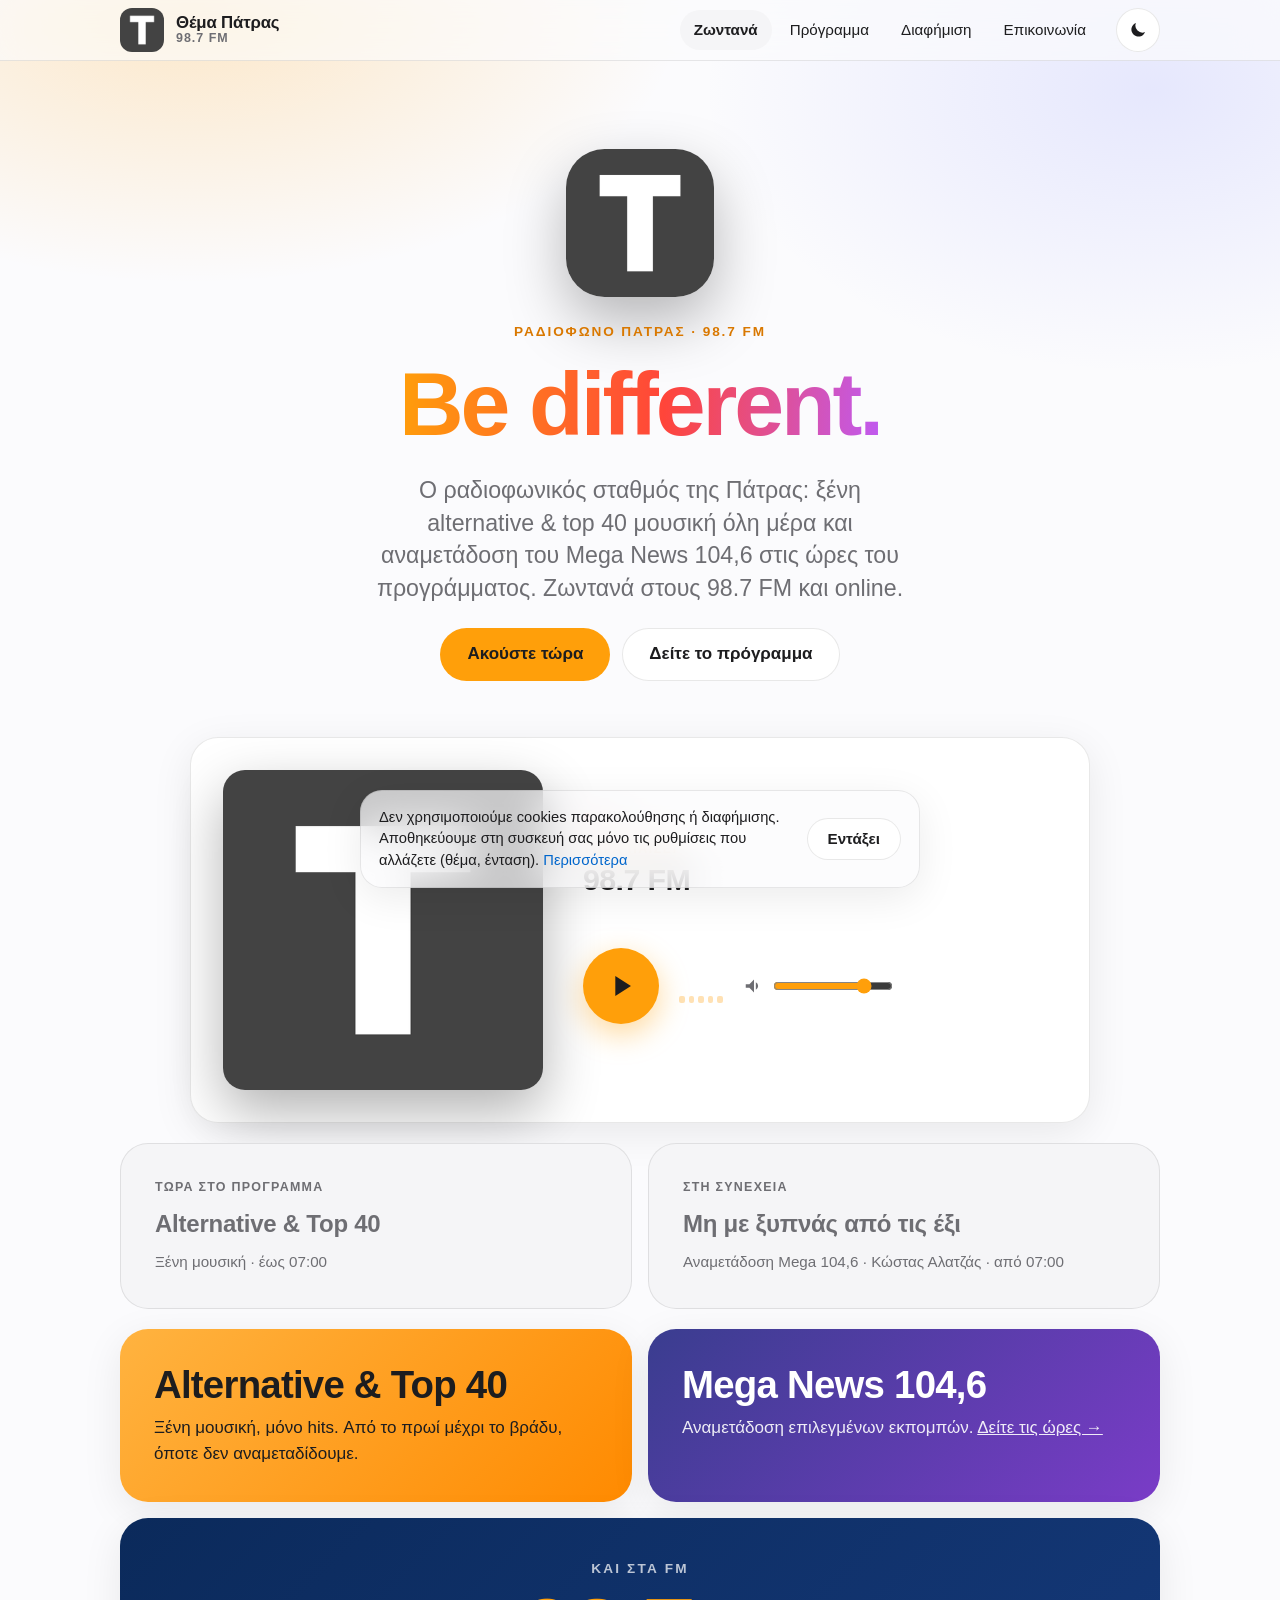
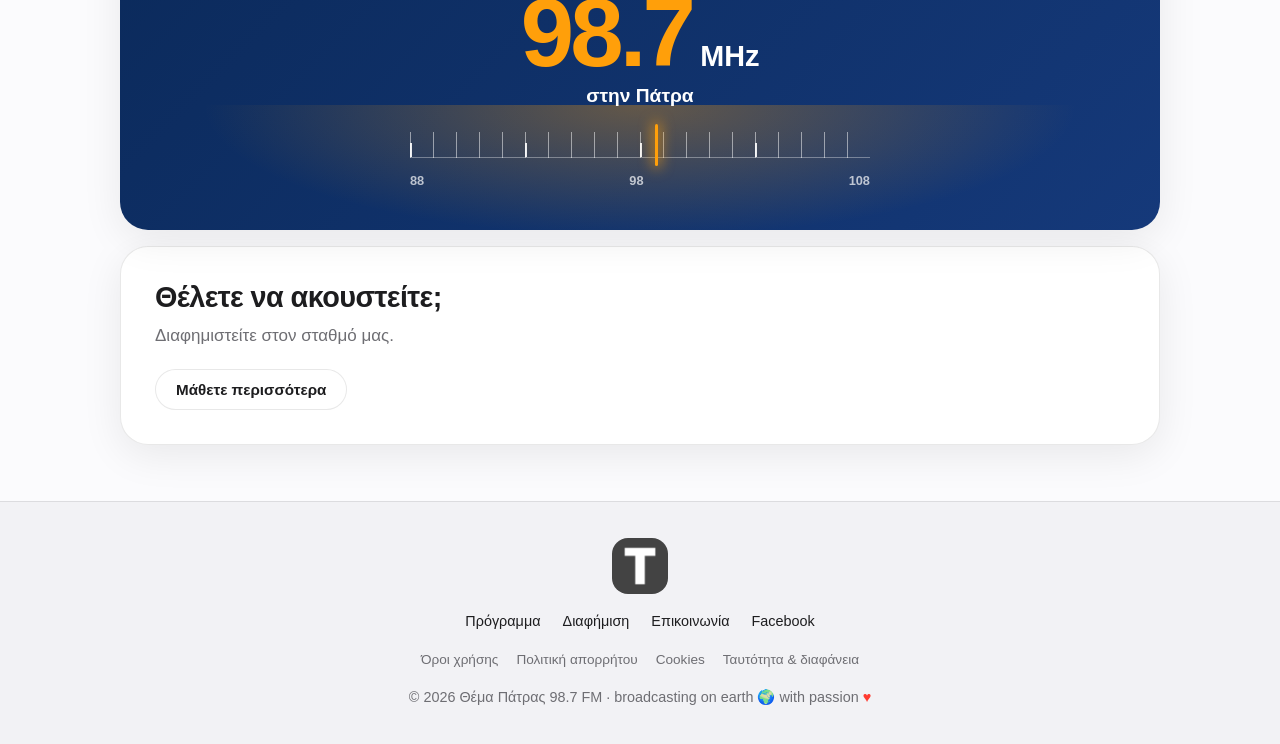
<file: index.html>
<!DOCTYPE html>
<html lang="el">
<head>
<meta charset="utf-8">
<meta name="viewport" content="width=device-width, initial-scale=1, viewport-fit=cover">
<title>Θέμα Πάτρας 98.7 FM · Ραδιόφωνο Πάτρας, ακούστε ζωντανά</title>
<meta name="description" content="Ακούστε ζωντανά το Θέμα Πάτρας 98.7 FM, ραδιόφωνο της Πάτρας με ξένη alternative και top 40 μουσική και αναμετάδοση του Mega News 104,6. Στους 98.7 FM και online.">
<meta name="robots" content="index,follow,max-image-preview:large">
<link rel="canonical" href="https://themapatras.gr/">
<meta name="google-site-verification" content="m3Zw3w_O_yiJUSuFVRw_NWfstfQjdAw9A45Jegm-8Cs">
<meta name="google-site-verification" content="yTBYfgMC26Wfd1XUpqg7AM-ij6wWCcRrdTERNCoykKg">
<meta name="theme-color" content="#fbfbfd">
<meta name="color-scheme" content="light dark">
<meta name="apple-mobile-web-app-capable" content="yes">
<meta name="mobile-web-app-capable" content="yes">
<meta name="apple-mobile-web-app-title" content="Θέμα 98.7">
<meta property="og:type" content="website">
<meta property="og:site_name" content="Θέμα Πάτρας 98.7 FM">
<meta property="og:title" content="Θέμα Πάτρας 98.7 FM · Ραδιόφωνο Πάτρας, ακούστε ζωντανά">
<meta property="og:description" content="Ακούστε ζωντανά το Θέμα Πάτρας 98.7 FM, ραδιόφωνο της Πάτρας με ξένη alternative και top 40 μουσική και αναμετάδοση του Mega News 104,6. Στους 98.7 FM και online.">
<meta property="og:url" content="https://themapatras.gr/">
<meta property="og:image" content="https://themapatras.gr/images/og-image.png">
<meta property="og:locale" content="el_GR">
<meta name="twitter:card" content="summary_large_image">
<meta name="twitter:title" content="Θέμα Πάτρας 98.7 FM · Ραδιόφωνο Πάτρας, ακούστε ζωντανά">
<meta name="twitter:description" content="Ακούστε ζωντανά το Θέμα Πάτρας 98.7 FM, ραδιόφωνο της Πάτρας με ξένη alternative και top 40 μουσική και αναμετάδοση του Mega News 104,6. Στους 98.7 FM και online.">
<meta name="twitter:image" content="https://themapatras.gr/images/og-image.png">
<meta property="og:image:width" content="1200">
<meta property="og:image:height" content="630">
<meta property="og:image:alt" content="Θέμα Πάτρας 98.7 FM">
<link rel="icon" href="/favicon.ico" sizes="48x48">
<link rel="icon" type="image/png" sizes="32x32" href="/favicon-32x32.png">
<link rel="icon" type="image/png" sizes="16x16" href="/favicon-16x16.png">
<link rel="apple-touch-icon" sizes="180x180" href="/apple-touch-icon.png">
<link rel="manifest" href="/site.webmanifest">
<link rel="preconnect" href="https://radio.themapatras.gr">
<script>try{var t=localStorage.getItem('theme');if(t)document.documentElement.dataset.theme=t}catch(e){}</script>
<link rel="stylesheet" href="/style.css">
<script type="application/ld+json">{"@context":"https://schema.org","@graph":[{"@type":"Organization","@id":"https://themapatras.gr/#org","name":"Θέμα Πάτρας 98.7 FM","alternateName":"Thema Patras 98.7 FM","url":"https://themapatras.gr/","logo":"https://themapatras.gr/images/mark.png","email":"themapatras@gmail.com","telephone":"+302610995364","sameAs":["https://www.facebook.com/themapatras"]},{"@type":"WebSite","@id":"https://themapatras.gr/#site","url":"https://themapatras.gr/","name":"Θέμα Πάτρας 98.7 FM","inLanguage":"el-GR","publisher":{"@id":"https://themapatras.gr/#org"}},{"@type":"RadioBroadcastService","@id":"https://themapatras.gr/#radio","name":"Θέμα Πάτρας 98.7 FM","alternateName":"Thema Patras 98.7 FM","url":"https://themapatras.gr/","slogan":"Be different","description":"Ραδιοφωνικός σταθμός της Πάτρας με ξένη alternative και top 40 μουσική.","inLanguage":"el-GR","broadcastDisplayName":"Θέμα Πάτρας 98.7 FM","broadcastFrequency":{"@type":"BroadcastFrequencySpecification","broadcastFrequencyValue":"98.7","broadcastSignalModulation":"FM"},"areaServed":{"@type":"City","name":"Πάτρα"},"broadcaster":{"@id":"https://themapatras.gr/#org"}}]}</script>
</head>
<body data-route="home">
<a class="skip" href="#main">Μετάβαση στο περιεχόμενο</a>
<div class="ambient" aria-hidden="true"><div class="ambient-art" id="ambient"></div></div>

<header class="nav" id="top">
  <div class="nav-in">
    <a class="brand" href="/" aria-label="Θέμα Πάτρας 98.7 FM, αρχική">
      <img src="/images/mark.png" width="44" height="44" alt="">
      <span><b>Θέμα Πάτρας</b><small>98.7 FM</small></span>
    </a>
    <nav class="links" aria-label="Κύριο μενού">
      <a href="/" data-r="home">Ζωντανά</a>
      <a href="/programma/" data-r="programma">Πρόγραμμα</a>
      <a href="/diafimisi/" data-r="diafimisi">Διαφήμιση</a>
      <a href="/epikoinonia/" data-r="epikoinonia">Επικοινωνία</a>
    </nav>
    <div class="nav-actions">
      <button id="theme" class="icon-btn" type="button" aria-label="Εναλλαγή φωτεινού και σκούρου θέματος">
        <svg class="i-moon" viewBox="0 0 24 24" aria-hidden="true"><path d="M20.5 14.5A8.5 8.5 0 0 1 9.5 3.5a8.5 8.5 0 1 0 11 11z"/></svg>
        <svg class="i-sun" viewBox="0 0 24 24" aria-hidden="true"><circle cx="12" cy="12" r="4.2"/><path d="M12 2v2.5M12 19.5V22M2 12h2.5M19.5 12H22M4.9 4.9l1.8 1.8M17.3 17.3l1.8 1.8M4.9 19.1l1.8-1.8M17.3 6.7l1.8-1.8" stroke="currentColor" stroke-width="1.8" stroke-linecap="round" fill="none"/></svg>
      </button>
      <button id="burger" class="icon-btn burger" type="button" aria-label="Μενού" aria-expanded="false" aria-controls="menu"><span></span><span></span></button>
    </div>
  </div>
</header>
<nav id="menu" class="menu" hidden aria-label="Μενού κινητού">
  <a href="/" data-r="home">Ζωντανά</a>
  <a href="/programma/" data-r="programma">Πρόγραμμα</a>
  <a href="/diafimisi/" data-r="diafimisi">Διαφήμιση</a>
  <a href="/epikoinonia/" data-r="epikoinonia">Επικοινωνία</a>
</nav>

<main id="main">

<!-- ============ ΑΡΧΙΚΗ ============ -->
<section class="view" id="v-home" data-title="Θέμα Πάτρας 98.7 FM · Ραδιόφωνο Πάτρας, ακούστε ζωντανά" data-desc="Ακούστε ζωντανά το Θέμα Πάτρας 98.7 FM, ραδιόφωνο της Πάτρας με ξένη alternative και top 40 μουσική και αναμετάδοση του Mega News 104,6. Στους 98.7 FM και online.">
  <div class="hero">
    <img class="hero-mark" src="/images/mark.png" width="120" height="120" alt="Λογότυπο Θέμα Πάτρας">
    <p class="eyebrow">Ραδιόφωνο Πάτρας · 98.7 FM</p>
    <h1 tabindex="-1">Be different.</h1>
    <p class="lead">Ο ραδιοφωνικός σταθμός της Πάτρας: ξένη alternative &amp; top 40 μουσική όλη μέρα και αναμετάδοση του Mega News 104,6 στις ώρες του προγράμματος. Ζωντανά στους 98.7 FM και online.</p>
    <div class="cta">
      <button class="btn primary" type="button" data-play id="hero-play">Ακούστε τώρα</button>
      <a class="btn" href="/programma/">Δείτε το πρόγραμμα</a>
    </div>
  </div>

  <section class="card player" id="player" aria-label="Ζωντανή αναπαραγωγή">
    <div class="art"><img id="art" src="/images/mark.png" alt="Εξώφυλλο τραγουδιού" width="400" height="400"></div>
    <div class="info">
      <span class="live"><i></i> LIVE</span>
      <p class="label" id="label">Τώρα παίζει</p>
      <p class="title" id="title" aria-live="polite">Πατήστε play για να ακούσετε</p>
      <p class="artist" id="artist"></p>
      <div class="controls">
        <button id="play" class="play" type="button" aria-label="Αναπαραγωγή ζωντανά" data-play>
          <svg class="i-play" viewBox="0 0 24 24" aria-hidden="true"><path d="M8 5v14l11-7z"/></svg>
          <svg class="i-pause" viewBox="0 0 24 24" aria-hidden="true"><path d="M7 7h10v10H7z"/></svg>
          <span class="spin" aria-hidden="true"></span>
        </button>
        <div class="eq" aria-hidden="true"><b></b><b></b><b></b><b></b><b></b></div>
        <label class="vol"><span class="sr">Ένταση</span>
          <svg viewBox="0 0 24 24" aria-hidden="true"><path d="M3 10v4h4l5 5V5L7 10zm13.5 2a4.5 4.5 0 0 0-2.5-4v8a4.5 4.5 0 0 0 2.5-4z"/></svg>
          <input id="vol" type="range" min="0" max="1" step="0.01" value="0.8">
        </label>
      </div>
      <p class="status" id="status" role="status"></p>
    </div>
  </section>

  <div class="nownext reveal">
    <div class="tile"><p class="k">Τώρα στο πρόγραμμα</p><p class="v" id="now-t">—</p><p class="s" id="now-s"></p></div>
    <div class="tile"><p class="k">Στη συνέχεια</p><p class="v" id="next-t">—</p><p class="s" id="next-s"></p></div>
  </div>

  <div class="bento">
    <article class="tile big warm reveal"><h2>Alternative &amp; Top 40</h2><p>Ξένη μουσική, μόνο hits. Από το πρωί μέχρι το βράδυ, όποτε δεν αναμεταδίδουμε.</p></article>
    <article class="tile big cool reveal"><h2>Mega News 104,6</h2><p>Αναμετάδοση επιλεγμένων εκπομπών<span data-rec> και ηχογραφημένες εκπομπές το βράδυ</span>. <a href="/programma/">Δείτε τις ώρες →</a></p></article>
    <div class="freq-card reveal">
      <p class="fc-k">Και στα FM</p>
      <p class="fc-num">98.7<small>MHz</small></p>
      <p class="fc-s">στην Πάτρα</p>
      <div class="dial" aria-hidden="true"><div class="ticks"></div><i></i><div class="scale"><span>88</span><span>98</span><span>108</span></div></div>
    </div>
    <article class="tile wide reveal"><h2>Θέλετε να ακουστείτε;</h2><p>Διαφημιστείτε στον σταθμό μας.</p><a class="btn small" href="/diafimisi/">Μάθετε περισσότερα</a></article>
  </div>
</section>

<!-- ============ ΠΡΟΓΡΑΜΜΑ ============ -->
<section class="view" id="v-programma" data-title="Πρόγραμμα · Θέμα Πάτρας 98.7 FM" data-desc="Το πρόγραμμα του Θέμα Πάτρας 98.7 FM ανά ημέρα: ξένη alternative και top 40 μουσική και οι ώρες αναμετάδοσης του Mega News 104,6." hidden data-lazy>
</section>

<!-- ============ ΔΙΑΦΗΜΙΣΗ ============ -->
<section class="view" id="v-diafimisi" data-title="Διαφήμιση στο ραδιόφωνο, Πάτρα · Θέμα Πάτρας 98.7 FM" data-desc="Διαφημιστείτε στο Θέμα Πάτρας 98.7 FM. Διαφημιστικά πακέτα στα μέτρα της επιχείρησής σας για να φτάσετε στους ακροατές μας στην Πάτρα." hidden data-lazy>
</section>

<!-- ============ ΕΠΙΚΟΙΝΩΝΙΑ ============ -->
<section class="view" id="v-epikoinonia" data-title="Επικοινωνία · Θέμα Πάτρας 98.7 FM" data-desc="Επικοινωνήστε με το Θέμα Πάτρας 98.7 FM: τηλέφωνο, email και φόρμα μηνύματος για διαφήμιση, πρόγραμμα και γενικά θέματα." hidden data-lazy>
</section>

<!-- ============ ΟΡΟΙ ΧΡΗΣΗΣ ============ -->
<section class="view" id="v-oroi-xrisis" data-title="Όροι Χρήσης · Θέμα Πάτρας 98.7 FM" data-desc="Οι όροι χρήσης του ιστότοπου themapatras.gr του ραδιοφωνικού σταθμού Θέμα Πάτρας 98.7 FM." hidden data-lazy>
</section>

<!-- ============ ΑΠΟΡΡΗΤΟ ============ -->
<section class="view" id="v-aporrito" data-title="Πολιτική Απορρήτου · Θέμα Πάτρας 98.7 FM" data-desc="Πώς το Θέμα Πάτρας 98.7 FM επεξεργάζεται προσωπικά δεδομένα στον ιστότοπο themapatras.gr και ποια δικαιώματα έχετε σύμφωνα με τον ΓΚΠΔ." hidden data-lazy>
</section>

<!-- ============ COOKIES ============ -->
<section class="view" id="v-cookies" data-title="Πολιτική Cookies · Θέμα Πάτρας 98.7 FM" data-desc="Ο ιστότοπος themapatras.gr δεν χρησιμοποιεί cookies. Δείτε ποιες προτιμήσεις αποθηκεύονται τοπικά στη συσκευή σας." hidden data-lazy>
</section>

<!-- ============ ΤΑΥΤΟΤΗΤΑ ============ -->
<section class="view" id="v-taytotita" data-title="Ταυτότητα και διαφάνεια · Θέμα Πάτρας 98.7 FM" data-desc="Στοιχεία του φορέα που λειτουργεί το Θέμα Πάτρας 98.7 FM: επωνυμία, έδρα, μητρώα, ΕΣΡ και διαφάνεια ιδιοκτησίας." hidden data-lazy>
</section>

</main>

<footer class="foot">
  <div class="foot-in">
    <img src="/images/mark.png" width="56" height="56" alt="">
    <p class="weather" id="weather" hidden></p>
    <nav class="flinks" aria-label="Υποσέλιδο">
      <a href="/programma/">Πρόγραμμα</a><a href="/diafimisi/">Διαφήμιση</a><a href="/epikoinonia/">Επικοινωνία</a>
      <a href="https://www.facebook.com/themapatras" target="_blank" rel="noopener">Facebook</a>
    </nav>
    <nav class="flinks legal" aria-label="Νομικά">
      <a href="/oroi-xrisis/">Όροι χρήσης</a><a href="/aporrito/">Πολιτική απορρήτου</a><a href="/cookies/">Cookies</a><a href="/taytotita/">Ταυτότητα &amp; διαφάνεια</a>
    </nav>
    <p class="copy">© <span id="year">2026</span> Θέμα Πάτρας 98.7 FM · broadcasting on earth 🌍 with passion <span class="heart">♥</span></p>
  </div>
</footer>

<!-- Μόνιμος mini player (εμφανίζεται σε όλες τις σελίδες εκτός της αρχικής) -->
<div class="mini" id="mini" role="region" aria-label="Ζωντανό ραδιόφωνο">
  <img id="mart" src="/images/mark.png" width="48" height="48" alt="">
  <a class="mtxt" href="/" aria-label="Μετάβαση στο player"><b id="mtitle">Θέμα Πάτρας 98.7</b><span id="martist">Πατήστε play</span></a>
  <button class="play sm" id="mini-play" type="button" aria-label="Αναπαραγωγή ζωντανά" data-play>
    <svg class="i-play" viewBox="0 0 24 24" aria-hidden="true"><path d="M8 5v14l11-7z"/></svg>
    <svg class="i-pause" viewBox="0 0 24 24" aria-hidden="true"><path d="M7 7h10v10H7z"/></svg>
    <span class="spin" aria-hidden="true"></span>
  </button>
</div>

<aside class="notice" id="notice" role="region" aria-label="Ενημέρωση για αποθήκευση ρυθμίσεων" hidden>
  <p>Δεν χρησιμοποιούμε cookies παρακολούθησης ή διαφήμισης. Αποθηκεύουμε στη συσκευή σας μόνο τις ρυθμίσεις που αλλάζετε (θέμα, ένταση). <a href="/cookies/">Περισσότερα</a></p>
  <button type="button" class="btn small" id="notice-ok">Εντάξει</button>
</aside>

<dialog class="modal" id="infod" aria-labelledby="infod-h">
  <div class="mhead"><h2 id="infod-h">Ηχογραφημένες εκπομπές</h2><button type="button" class="x" id="infod-x" aria-label="Κλείσιμο">✕</button></div>
  <div id="infod-b"></div>
</dialog>

<audio id="audio" preload="none" playsinline x-webkit-airplay="allow"></audio>
<noscript><p style="text-align:center;padding:16px">Ενεργοποιήστε το JavaScript για να ακούσετε ζωντανά.</p></noscript>
<script src="/app.js" defer></script>
</body>
</html>
</file>
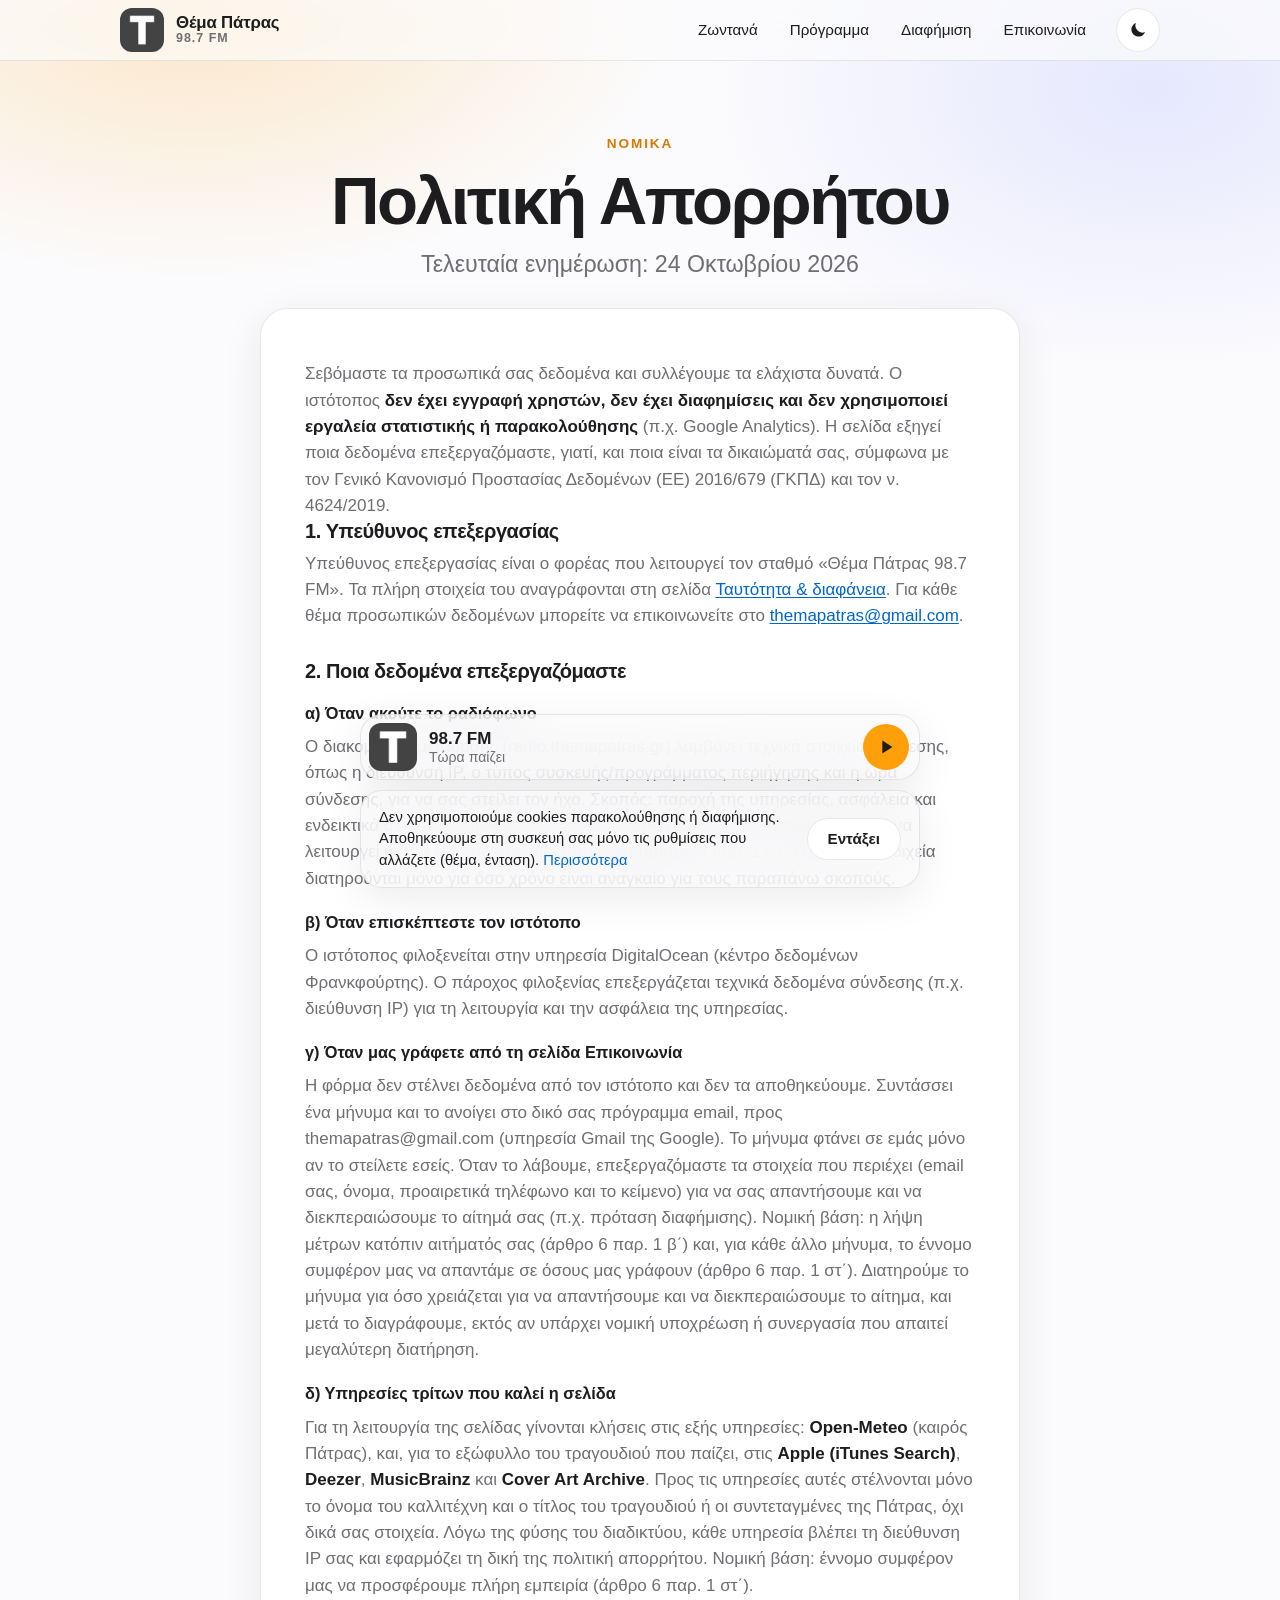
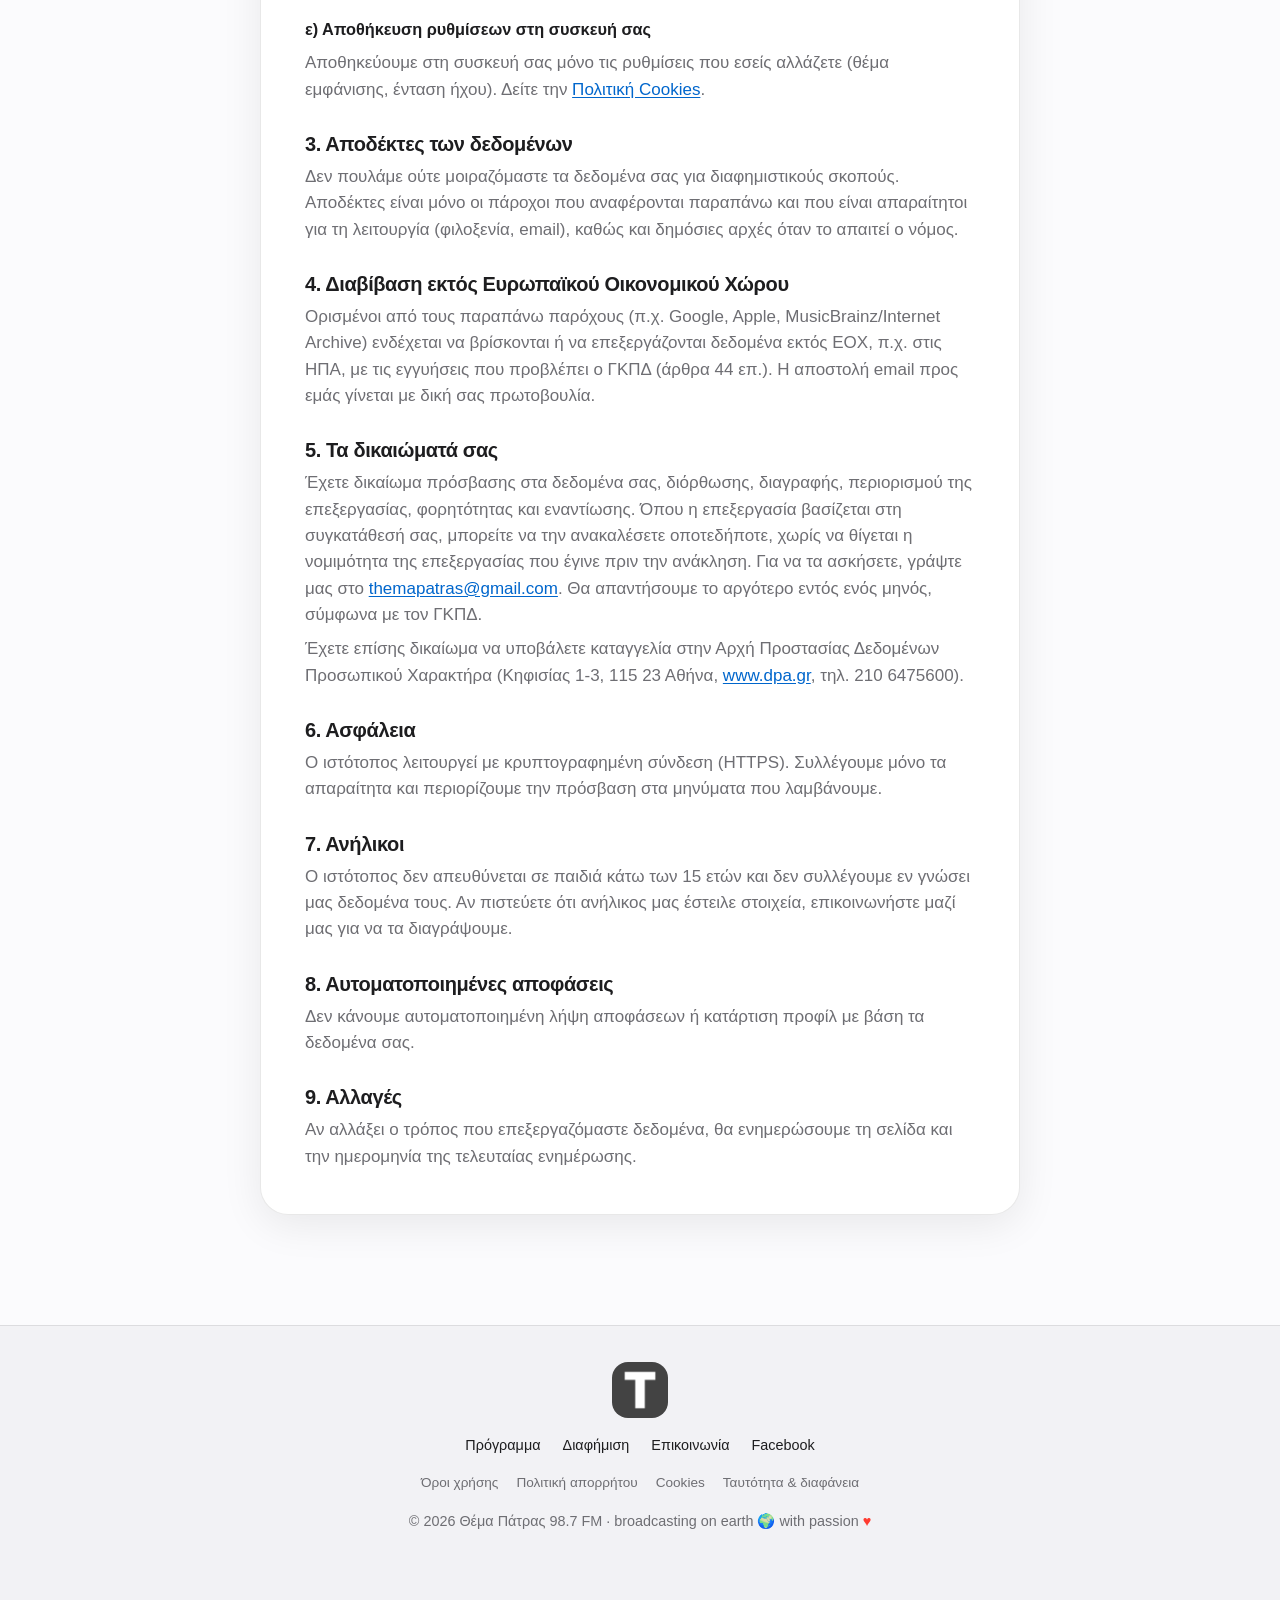
<file: aporrito/index.html>
<!DOCTYPE html>
<html lang="el">
<head>
<meta charset="utf-8">
<meta name="viewport" content="width=device-width, initial-scale=1, viewport-fit=cover">
<title>Πολιτική Απορρήτου · Θέμα Πάτρας 98.7 FM</title>
<meta name="description" content="Πώς το Θέμα Πάτρας 98.7 FM επεξεργάζεται προσωπικά δεδομένα στον ιστότοπο themapatras.gr και ποια δικαιώματα έχετε σύμφωνα με τον ΓΚΠΔ.">
<meta name="robots" content="index,follow,max-image-preview:large">
<link rel="canonical" href="https://themapatras.gr/aporrito/">
<meta name="google-site-verification" content="m3Zw3w_O_yiJUSuFVRw_NWfstfQjdAw9A45Jegm-8Cs">
<meta name="google-site-verification" content="yTBYfgMC26Wfd1XUpqg7AM-ij6wWCcRrdTERNCoykKg">
<meta name="theme-color" content="#fbfbfd">
<meta name="color-scheme" content="light dark">
<meta name="apple-mobile-web-app-capable" content="yes">
<meta name="mobile-web-app-capable" content="yes">
<meta name="apple-mobile-web-app-title" content="Θέμα 98.7">
<meta property="og:type" content="website">
<meta property="og:site_name" content="Θέμα Πάτρας 98.7 FM">
<meta property="og:title" content="Πολιτική Απορρήτου · Θέμα Πάτρας 98.7 FM">
<meta property="og:description" content="Πώς το Θέμα Πάτρας 98.7 FM επεξεργάζεται προσωπικά δεδομένα στον ιστότοπο themapatras.gr και ποια δικαιώματα έχετε σύμφωνα με τον ΓΚΠΔ.">
<meta property="og:url" content="https://themapatras.gr/aporrito/">
<meta property="og:image" content="https://themapatras.gr/images/og-image.png">
<meta property="og:locale" content="el_GR">
<meta name="twitter:card" content="summary_large_image">
<meta name="twitter:title" content="Πολιτική Απορρήτου · Θέμα Πάτρας 98.7 FM">
<meta name="twitter:description" content="Πώς το Θέμα Πάτρας 98.7 FM επεξεργάζεται προσωπικά δεδομένα στον ιστότοπο themapatras.gr και ποια δικαιώματα έχετε σύμφωνα με τον ΓΚΠΔ.">
<meta name="twitter:image" content="https://themapatras.gr/images/og-image.png">
<meta property="og:image:width" content="1200">
<meta property="og:image:height" content="630">
<meta property="og:image:alt" content="Θέμα Πάτρας 98.7 FM">
<link rel="icon" href="/favicon.ico" sizes="48x48">
<link rel="icon" type="image/png" sizes="32x32" href="/favicon-32x32.png">
<link rel="icon" type="image/png" sizes="16x16" href="/favicon-16x16.png">
<link rel="apple-touch-icon" sizes="180x180" href="/apple-touch-icon.png">
<link rel="manifest" href="/site.webmanifest">
<link rel="preconnect" href="https://radio.themapatras.gr">
<script>try{var t=localStorage.getItem('theme');if(t)document.documentElement.dataset.theme=t}catch(e){}</script>
<link rel="stylesheet" href="/style.css">
<script type="application/ld+json">{"@context":"https://schema.org","@graph":[{"@type":"Organization","@id":"https://themapatras.gr/#org","name":"Θέμα Πάτρας 98.7 FM","alternateName":"Thema Patras 98.7 FM","url":"https://themapatras.gr/","logo":"https://themapatras.gr/images/mark.png","email":"themapatras@gmail.com","telephone":"+302610995364","sameAs":["https://www.facebook.com/themapatras"]},{"@type":"WebSite","@id":"https://themapatras.gr/#site","url":"https://themapatras.gr/","name":"Θέμα Πάτρας 98.7 FM","inLanguage":"el-GR","publisher":{"@id":"https://themapatras.gr/#org"}},{"@type":"RadioBroadcastService","@id":"https://themapatras.gr/#radio","name":"Θέμα Πάτρας 98.7 FM","alternateName":"Thema Patras 98.7 FM","url":"https://themapatras.gr/","slogan":"Be different","description":"Ραδιοφωνικός σταθμός της Πάτρας με ξένη alternative και top 40 μουσική.","inLanguage":"el-GR","broadcastDisplayName":"Θέμα Πάτρας 98.7 FM","broadcastFrequency":{"@type":"BroadcastFrequencySpecification","broadcastFrequencyValue":"98.7","broadcastSignalModulation":"FM"},"areaServed":{"@type":"City","name":"Πάτρα"},"broadcaster":{"@id":"https://themapatras.gr/#org"}}]}</script>
<script type="application/ld+json">{"@context":"https://schema.org","@type":"BreadcrumbList","itemListElement":[{"@type":"ListItem","position":1,"name":"Θέμα Πάτρας 98.7 FM","item":"https://themapatras.gr/"},{"@type":"ListItem","position":2,"name":"Πολιτική Απορρήτου","item":"https://themapatras.gr/aporrito/"}]}</script>
</head>
<body data-route="aporrito">
<a class="skip" href="#main">Μετάβαση στο περιεχόμενο</a>
<div class="ambient" aria-hidden="true"><div class="ambient-art" id="ambient"></div></div>

<header class="nav" id="top">
  <div class="nav-in">
    <a class="brand" href="/" aria-label="Θέμα Πάτρας 98.7 FM, αρχική">
      <img src="/images/mark.png" width="44" height="44" alt="">
      <span><b>Θέμα Πάτρας</b><small>98.7 FM</small></span>
    </a>
    <nav class="links" aria-label="Κύριο μενού">
      <a href="/" data-r="home">Ζωντανά</a>
      <a href="/programma/" data-r="programma">Πρόγραμμα</a>
      <a href="/diafimisi/" data-r="diafimisi">Διαφήμιση</a>
      <a href="/epikoinonia/" data-r="epikoinonia">Επικοινωνία</a>
    </nav>
    <div class="nav-actions">
      <button id="theme" class="icon-btn" type="button" aria-label="Εναλλαγή φωτεινού και σκούρου θέματος">
        <svg class="i-moon" viewBox="0 0 24 24" aria-hidden="true"><path d="M20.5 14.5A8.5 8.5 0 0 1 9.5 3.5a8.5 8.5 0 1 0 11 11z"/></svg>
        <svg class="i-sun" viewBox="0 0 24 24" aria-hidden="true"><circle cx="12" cy="12" r="4.2"/><path d="M12 2v2.5M12 19.5V22M2 12h2.5M19.5 12H22M4.9 4.9l1.8 1.8M17.3 17.3l1.8 1.8M4.9 19.1l1.8-1.8M17.3 6.7l1.8-1.8" stroke="currentColor" stroke-width="1.8" stroke-linecap="round" fill="none"/></svg>
      </button>
      <button id="burger" class="icon-btn burger" type="button" aria-label="Μενού" aria-expanded="false" aria-controls="menu"><span></span><span></span></button>
    </div>
  </div>
</header>
<nav id="menu" class="menu" hidden aria-label="Μενού κινητού">
  <a href="/" data-r="home">Ζωντανά</a>
  <a href="/programma/" data-r="programma">Πρόγραμμα</a>
  <a href="/diafimisi/" data-r="diafimisi">Διαφήμιση</a>
  <a href="/epikoinonia/" data-r="epikoinonia">Επικοινωνία</a>
</nav>

<main id="main">

<!-- ============ ΑΡΧΙΚΗ ============ -->
<section class="view" id="v-home" data-title="Θέμα Πάτρας 98.7 FM · Ραδιόφωνο Πάτρας, ακούστε ζωντανά" data-desc="Ακούστε ζωντανά το Θέμα Πάτρας 98.7 FM, ραδιόφωνο της Πάτρας με ξένη alternative και top 40 μουσική και αναμετάδοση του Mega News 104,6. Στους 98.7 FM και online." hidden>
  <div class="hero">
    <img class="hero-mark" src="/images/mark.png" width="120" height="120" alt="Λογότυπο Θέμα Πάτρας">
    <p class="eyebrow">Ραδιόφωνο Πάτρας · 98.7 FM</p>
    <h1 tabindex="-1">Be different.</h1>
    <p class="lead">Ο ραδιοφωνικός σταθμός της Πάτρας: ξένη alternative &amp; top 40 μουσική όλη μέρα και αναμετάδοση του Mega News 104,6 στις ώρες του προγράμματος. Ζωντανά στους 98.7 FM και online.</p>
    <div class="cta">
      <button class="btn primary" type="button" data-play id="hero-play">Ακούστε τώρα</button>
      <a class="btn" href="/programma/">Δείτε το πρόγραμμα</a>
    </div>
  </div>

  <section class="card player" id="player" aria-label="Ζωντανή αναπαραγωγή">
    <div class="art"><img id="art" src="/images/mark.png" alt="Εξώφυλλο τραγουδιού" width="400" height="400"></div>
    <div class="info">
      <span class="live"><i></i> LIVE</span>
      <p class="label" id="label">Τώρα παίζει</p>
      <p class="title" id="title" aria-live="polite">Πατήστε play για να ακούσετε</p>
      <p class="artist" id="artist"></p>
      <div class="controls">
        <button id="play" class="play" type="button" aria-label="Αναπαραγωγή ζωντανά" data-play>
          <svg class="i-play" viewBox="0 0 24 24" aria-hidden="true"><path d="M8 5v14l11-7z"/></svg>
          <svg class="i-pause" viewBox="0 0 24 24" aria-hidden="true"><path d="M7 7h10v10H7z"/></svg>
          <span class="spin" aria-hidden="true"></span>
        </button>
        <div class="eq" aria-hidden="true"><b></b><b></b><b></b><b></b><b></b></div>
        <label class="vol"><span class="sr">Ένταση</span>
          <svg viewBox="0 0 24 24" aria-hidden="true"><path d="M3 10v4h4l5 5V5L7 10zm13.5 2a4.5 4.5 0 0 0-2.5-4v8a4.5 4.5 0 0 0 2.5-4z"/></svg>
          <input id="vol" type="range" min="0" max="1" step="0.01" value="0.8">
        </label>
      </div>
      <p class="status" id="status" role="status"></p>
    </div>
  </section>

  <div class="nownext reveal">
    <div class="tile"><p class="k">Τώρα στο πρόγραμμα</p><p class="v" id="now-t">—</p><p class="s" id="now-s"></p></div>
    <div class="tile"><p class="k">Στη συνέχεια</p><p class="v" id="next-t">—</p><p class="s" id="next-s"></p></div>
  </div>

  <div class="bento">
    <article class="tile big warm reveal"><h2>Alternative &amp; Top 40</h2><p>Ξένη μουσική, μόνο hits. Από το πρωί μέχρι το βράδυ, όποτε δεν αναμεταδίδουμε.</p></article>
    <article class="tile big cool reveal"><h2>Mega News 104,6</h2><p>Αναμετάδοση επιλεγμένων εκπομπών<span data-rec> και ηχογραφημένες εκπομπές το βράδυ</span>. <a href="/programma/">Δείτε τις ώρες →</a></p></article>
    <div class="freq-card reveal">
      <p class="fc-k">Και στα FM</p>
      <p class="fc-num">98.7<small>MHz</small></p>
      <p class="fc-s">στην Πάτρα</p>
      <div class="dial" aria-hidden="true"><div class="ticks"></div><i></i><div class="scale"><span>88</span><span>98</span><span>108</span></div></div>
    </div>
    <article class="tile wide reveal"><h2>Θέλετε να ακουστείτε;</h2><p>Διαφημιστείτε στον σταθμό μας.</p><a class="btn small" href="/diafimisi/">Μάθετε περισσότερα</a></article>
  </div>
</section>

<!-- ============ ΠΡΟΓΡΑΜΜΑ ============ -->
<section class="view" id="v-programma" data-title="Πρόγραμμα · Θέμα Πάτρας 98.7 FM" data-desc="Το πρόγραμμα του Θέμα Πάτρας 98.7 FM ανά ημέρα: ξένη alternative και top 40 μουσική και οι ώρες αναμετάδοσης του Mega News 104,6." hidden data-lazy>
</section>

<!-- ============ ΔΙΑΦΗΜΙΣΗ ============ -->
<section class="view" id="v-diafimisi" data-title="Διαφήμιση στο ραδιόφωνο, Πάτρα · Θέμα Πάτρας 98.7 FM" data-desc="Διαφημιστείτε στο Θέμα Πάτρας 98.7 FM. Διαφημιστικά πακέτα στα μέτρα της επιχείρησής σας για να φτάσετε στους ακροατές μας στην Πάτρα." hidden data-lazy>
</section>

<!-- ============ ΕΠΙΚΟΙΝΩΝΙΑ ============ -->
<section class="view" id="v-epikoinonia" data-title="Επικοινωνία · Θέμα Πάτρας 98.7 FM" data-desc="Επικοινωνήστε με το Θέμα Πάτρας 98.7 FM: τηλέφωνο, email και φόρμα μηνύματος για διαφήμιση, πρόγραμμα και γενικά θέματα." hidden data-lazy>
</section>

<!-- ============ ΟΡΟΙ ΧΡΗΣΗΣ ============ -->
<section class="view" id="v-oroi-xrisis" data-title="Όροι Χρήσης · Θέμα Πάτρας 98.7 FM" data-desc="Οι όροι χρήσης του ιστότοπου themapatras.gr του ραδιοφωνικού σταθμού Θέμα Πάτρας 98.7 FM." hidden data-lazy>
</section>

<!-- ============ ΑΠΟΡΡΗΤΟ ============ -->
<section class="view" id="v-aporrito" data-title="Πολιτική Απορρήτου · Θέμα Πάτρας 98.7 FM" data-desc="Πώς το Θέμα Πάτρας 98.7 FM επεξεργάζεται προσωπικά δεδομένα στον ιστότοπο themapatras.gr και ποια δικαιώματα έχετε σύμφωνα με τον ΓΚΠΔ.">
  <header class="pagehead"><p class="eyebrow">Νομικά</p><h1 tabindex="-1">Πολιτική Απορρήτου</h1><p class="lead">Τελευταία ενημέρωση: 24 Οκτωβρίου 2026</p></header>
  <article class="card doc">
    <p>Σεβόμαστε τα προσωπικά σας δεδομένα και συλλέγουμε τα ελάχιστα δυνατά. Ο ιστότοπος <strong>δεν έχει εγγραφή χρηστών, δεν έχει διαφημίσεις και δεν χρησιμοποιεί εργαλεία στατιστικής ή παρακολούθησης</strong> (π.χ. Google Analytics). Η σελίδα εξηγεί ποια δεδομένα επεξεργαζόμαστε, γιατί, και ποια είναι τα δικαιώματά σας, σύμφωνα με τον Γενικό Κανονισμό Προστασίας Δεδομένων (ΕΕ) 2016/679 (ΓΚΠΔ) και τον ν. 4624/2019.</p>

    <h2>1. Υπεύθυνος επεξεργασίας</h2>
    <p>Υπεύθυνος επεξεργασίας είναι ο φορέας που λειτουργεί τον σταθμό «Θέμα Πάτρας 98.7 FM». Τα πλήρη στοιχεία του αναγράφονται στη σελίδα <a href="/taytotita/">Ταυτότητα &amp; διαφάνεια</a>. Για κάθε θέμα προσωπικών δεδομένων μπορείτε να επικοινωνείτε στο <a href="mailto:themapatras@gmail.com">themapatras@gmail.com</a>.</p>

    <h2>2. Ποια δεδομένα επεξεργαζόμαστε</h2>
    <h3>α) Όταν ακούτε το ραδιόφωνο</h3>
    <p>Ο διακομιστής μετάδοσης (radio.themapatras.gr) λαμβάνει τεχνικά στοιχεία σύνδεσης, όπως η διεύθυνση IP, ο τύπος συσκευής/προγράμματος περιήγησης και η ώρα σύνδεσης, για να σας στείλει τον ήχο. Σκοπός: παροχή της υπηρεσίας, ασφάλεια και ενδεικτικά στατιστικά αριθμού ακροατών. Νομική βάση: έννομο συμφέρον μας να λειτουργεί και να προστατεύεται η υπηρεσία (άρθρο 6 παρ. 1 στ΄ ΓΚΠΔ). Τα στοιχεία διατηρούνται μόνο για όσο χρόνο είναι αναγκαίο για τους παραπάνω σκοπούς.</p>
    <h3>β) Όταν επισκέπτεστε τον ιστότοπο</h3>
    <p>Ο ιστότοπος φιλοξενείται στην υπηρεσία DigitalOcean (κέντρο δεδομένων Φρανκφούρτης). Ο πάροχος φιλοξενίας επεξεργάζεται τεχνικά δεδομένα σύνδεσης (π.χ. διεύθυνση IP) για τη λειτουργία και την ασφάλεια της υπηρεσίας.</p>
    <h3>γ) Όταν μας γράφετε από τη σελίδα Επικοινωνία</h3>
    <p>Η φόρμα δεν στέλνει δεδομένα από τον ιστότοπο και δεν τα αποθηκεύουμε. Συντάσσει ένα μήνυμα και το ανοίγει στο δικό σας πρόγραμμα email, προς themapatras@gmail.com (υπηρεσία Gmail της Google). Το μήνυμα φτάνει σε εμάς μόνο αν το στείλετε εσείς. Όταν το λάβουμε, επεξεργαζόμαστε τα στοιχεία που περιέχει (email σας, όνομα, προαιρετικά τηλέφωνο και το κείμενο) για να σας απαντήσουμε και να διεκπεραιώσουμε το αίτημά σας (π.χ. πρόταση διαφήμισης). Νομική βάση: η λήψη μέτρων κατόπιν αιτήματός σας (άρθρο 6 παρ. 1 β΄) και, για κάθε άλλο μήνυμα, το έννομο συμφέρον μας να απαντάμε σε όσους μας γράφουν (άρθρο 6 παρ. 1 στ΄). Διατηρούμε το μήνυμα για όσο χρειάζεται για να απαντήσουμε και να διεκπεραιώσουμε το αίτημα, και μετά το διαγράφουμε, εκτός αν υπάρχει νομική υποχρέωση ή συνεργασία που απαιτεί μεγαλύτερη διατήρηση.</p>
    <h3>δ) Υπηρεσίες τρίτων που καλεί η σελίδα</h3>
    <p>Για τη λειτουργία της σελίδας γίνονται κλήσεις στις εξής υπηρεσίες: <strong>Open-Meteo</strong> (καιρός Πάτρας), και, για το εξώφυλλο του τραγουδιού που παίζει, στις <strong>Apple (iTunes Search)</strong>, <strong>Deezer</strong>, <strong>MusicBrainz</strong> και <strong>Cover Art Archive</strong>. Προς τις υπηρεσίες αυτές στέλνονται μόνο το όνομα του καλλιτέχνη και ο τίτλος του τραγουδιού ή οι συντεταγμένες της Πάτρας, όχι δικά σας στοιχεία. Λόγω της φύσης του διαδικτύου, κάθε υπηρεσία βλέπει τη διεύθυνση IP σας και εφαρμόζει τη δική της πολιτική απορρήτου. Νομική βάση: έννομο συμφέρον μας να προσφέρουμε πλήρη εμπειρία (άρθρο 6 παρ. 1 στ΄).</p>
    <h3>ε) Αποθήκευση ρυθμίσεων στη συσκευή σας</h3>
    <p>Αποθηκεύουμε στη συσκευή σας μόνο τις ρυθμίσεις που εσείς αλλάζετε (θέμα εμφάνισης, ένταση ήχου). Δείτε την <a href="/cookies/">Πολιτική Cookies</a>.</p>

    <h2>3. Αποδέκτες των δεδομένων</h2>
    <p>Δεν πουλάμε ούτε μοιραζόμαστε τα δεδομένα σας για διαφημιστικούς σκοπούς. Αποδέκτες είναι μόνο οι πάροχοι που αναφέρονται παραπάνω και που είναι απαραίτητοι για τη λειτουργία (φιλοξενία, email), καθώς και δημόσιες αρχές όταν το απαιτεί ο νόμος.</p>

    <h2>4. Διαβίβαση εκτός Ευρωπαϊκού Οικονομικού Χώρου</h2>
    <p>Ορισμένοι από τους παραπάνω παρόχους (π.χ. Google, Apple, MusicBrainz/Internet Archive) ενδέχεται να βρίσκονται ή να επεξεργάζονται δεδομένα εκτός ΕΟΧ, π.χ. στις ΗΠΑ, με τις εγγυήσεις που προβλέπει ο ΓΚΠΔ (άρθρα 44 επ.). Η αποστολή email προς εμάς γίνεται με δική σας πρωτοβουλία.</p>

    <h2>5. Τα δικαιώματά σας</h2>
    <p>Έχετε δικαίωμα πρόσβασης στα δεδομένα σας, διόρθωσης, διαγραφής, περιορισμού της επεξεργασίας, φορητότητας και εναντίωσης. Όπου η επεξεργασία βασίζεται στη συγκατάθεσή σας, μπορείτε να την ανακαλέσετε οποτεδήποτε, χωρίς να θίγεται η νομιμότητα της επεξεργασίας που έγινε πριν την ανάκληση. Για να τα ασκήσετε, γράψτε μας στο <a href="mailto:themapatras@gmail.com">themapatras@gmail.com</a>. Θα απαντήσουμε το αργότερο εντός ενός μηνός, σύμφωνα με τον ΓΚΠΔ.</p>
    <p>Έχετε επίσης δικαίωμα να υποβάλετε καταγγελία στην Αρχή Προστασίας Δεδομένων Προσωπικού Χαρακτήρα (Κηφισίας 1-3, 115 23 Αθήνα, <a href="https://www.dpa.gr" target="_blank" rel="noopener">www.dpa.gr</a>, τηλ. 210 6475600).</p>

    <h2>6. Ασφάλεια</h2>
    <p>Ο ιστότοπος λειτουργεί με κρυπτογραφημένη σύνδεση (HTTPS). Συλλέγουμε μόνο τα απαραίτητα και περιορίζουμε την πρόσβαση στα μηνύματα που λαμβάνουμε.</p>

    <h2>7. Ανήλικοι</h2>
    <p>Ο ιστότοπος δεν απευθύνεται σε παιδιά κάτω των 15 ετών και δεν συλλέγουμε εν γνώσει μας δεδομένα τους. Αν πιστεύετε ότι ανήλικος μας έστειλε στοιχεία, επικοινωνήστε μαζί μας για να τα διαγράψουμε.</p>

    <h2>8. Αυτοματοποιημένες αποφάσεις</h2>
    <p>Δεν κάνουμε αυτοματοποιημένη λήψη αποφάσεων ή κατάρτιση προφίλ με βάση τα δεδομένα σας.</p>

    <h2>9. Αλλαγές</h2>
    <p>Αν αλλάξει ο τρόπος που επεξεργαζόμαστε δεδομένα, θα ενημερώσουμε τη σελίδα και την ημερομηνία της τελευταίας ενημέρωσης.</p>
  </article>
</section>

<!-- ============ COOKIES ============ -->
<section class="view" id="v-cookies" data-title="Πολιτική Cookies · Θέμα Πάτρας 98.7 FM" data-desc="Ο ιστότοπος themapatras.gr δεν χρησιμοποιεί cookies. Δείτε ποιες προτιμήσεις αποθηκεύονται τοπικά στη συσκευή σας." hidden data-lazy>
</section>

<!-- ============ ΤΑΥΤΟΤΗΤΑ ============ -->
<section class="view" id="v-taytotita" data-title="Ταυτότητα και διαφάνεια · Θέμα Πάτρας 98.7 FM" data-desc="Στοιχεία του φορέα που λειτουργεί το Θέμα Πάτρας 98.7 FM: επωνυμία, έδρα, μητρώα, ΕΣΡ και διαφάνεια ιδιοκτησίας." hidden data-lazy>
</section>

</main>

<footer class="foot">
  <div class="foot-in">
    <img src="/images/mark.png" width="56" height="56" alt="">
    <p class="weather" id="weather" hidden></p>
    <nav class="flinks" aria-label="Υποσέλιδο">
      <a href="/programma/">Πρόγραμμα</a><a href="/diafimisi/">Διαφήμιση</a><a href="/epikoinonia/">Επικοινωνία</a>
      <a href="https://www.facebook.com/themapatras" target="_blank" rel="noopener">Facebook</a>
    </nav>
    <nav class="flinks legal" aria-label="Νομικά">
      <a href="/oroi-xrisis/">Όροι χρήσης</a><a href="/aporrito/">Πολιτική απορρήτου</a><a href="/cookies/">Cookies</a><a href="/taytotita/">Ταυτότητα &amp; διαφάνεια</a>
    </nav>
    <p class="copy">© <span id="year">2026</span> Θέμα Πάτρας 98.7 FM · broadcasting on earth 🌍 with passion <span class="heart">♥</span></p>
  </div>
</footer>

<!-- Μόνιμος mini player (εμφανίζεται σε όλες τις σελίδες εκτός της αρχικής) -->
<div class="mini" id="mini" role="region" aria-label="Ζωντανό ραδιόφωνο">
  <img id="mart" src="/images/mark.png" width="48" height="48" alt="">
  <a class="mtxt" href="/" aria-label="Μετάβαση στο player"><b id="mtitle">Θέμα Πάτρας 98.7</b><span id="martist">Πατήστε play</span></a>
  <button class="play sm" id="mini-play" type="button" aria-label="Αναπαραγωγή ζωντανά" data-play>
    <svg class="i-play" viewBox="0 0 24 24" aria-hidden="true"><path d="M8 5v14l11-7z"/></svg>
    <svg class="i-pause" viewBox="0 0 24 24" aria-hidden="true"><path d="M7 7h10v10H7z"/></svg>
    <span class="spin" aria-hidden="true"></span>
  </button>
</div>

<aside class="notice" id="notice" role="region" aria-label="Ενημέρωση για αποθήκευση ρυθμίσεων" hidden>
  <p>Δεν χρησιμοποιούμε cookies παρακολούθησης ή διαφήμισης. Αποθηκεύουμε στη συσκευή σας μόνο τις ρυθμίσεις που αλλάζετε (θέμα, ένταση). <a href="/cookies/">Περισσότερα</a></p>
  <button type="button" class="btn small" id="notice-ok">Εντάξει</button>
</aside>

<dialog class="modal" id="infod" aria-labelledby="infod-h">
  <div class="mhead"><h2 id="infod-h">Ηχογραφημένες εκπομπές</h2><button type="button" class="x" id="infod-x" aria-label="Κλείσιμο">✕</button></div>
  <div id="infod-b"></div>
</dialog>

<audio id="audio" preload="none" playsinline x-webkit-airplay="allow"></audio>
<noscript><p style="text-align:center;padding:16px">Ενεργοποιήστε το JavaScript για να ακούσετε ζωντανά.</p></noscript>
<script src="/app.js" defer></script>
</body>
</html>
</file>
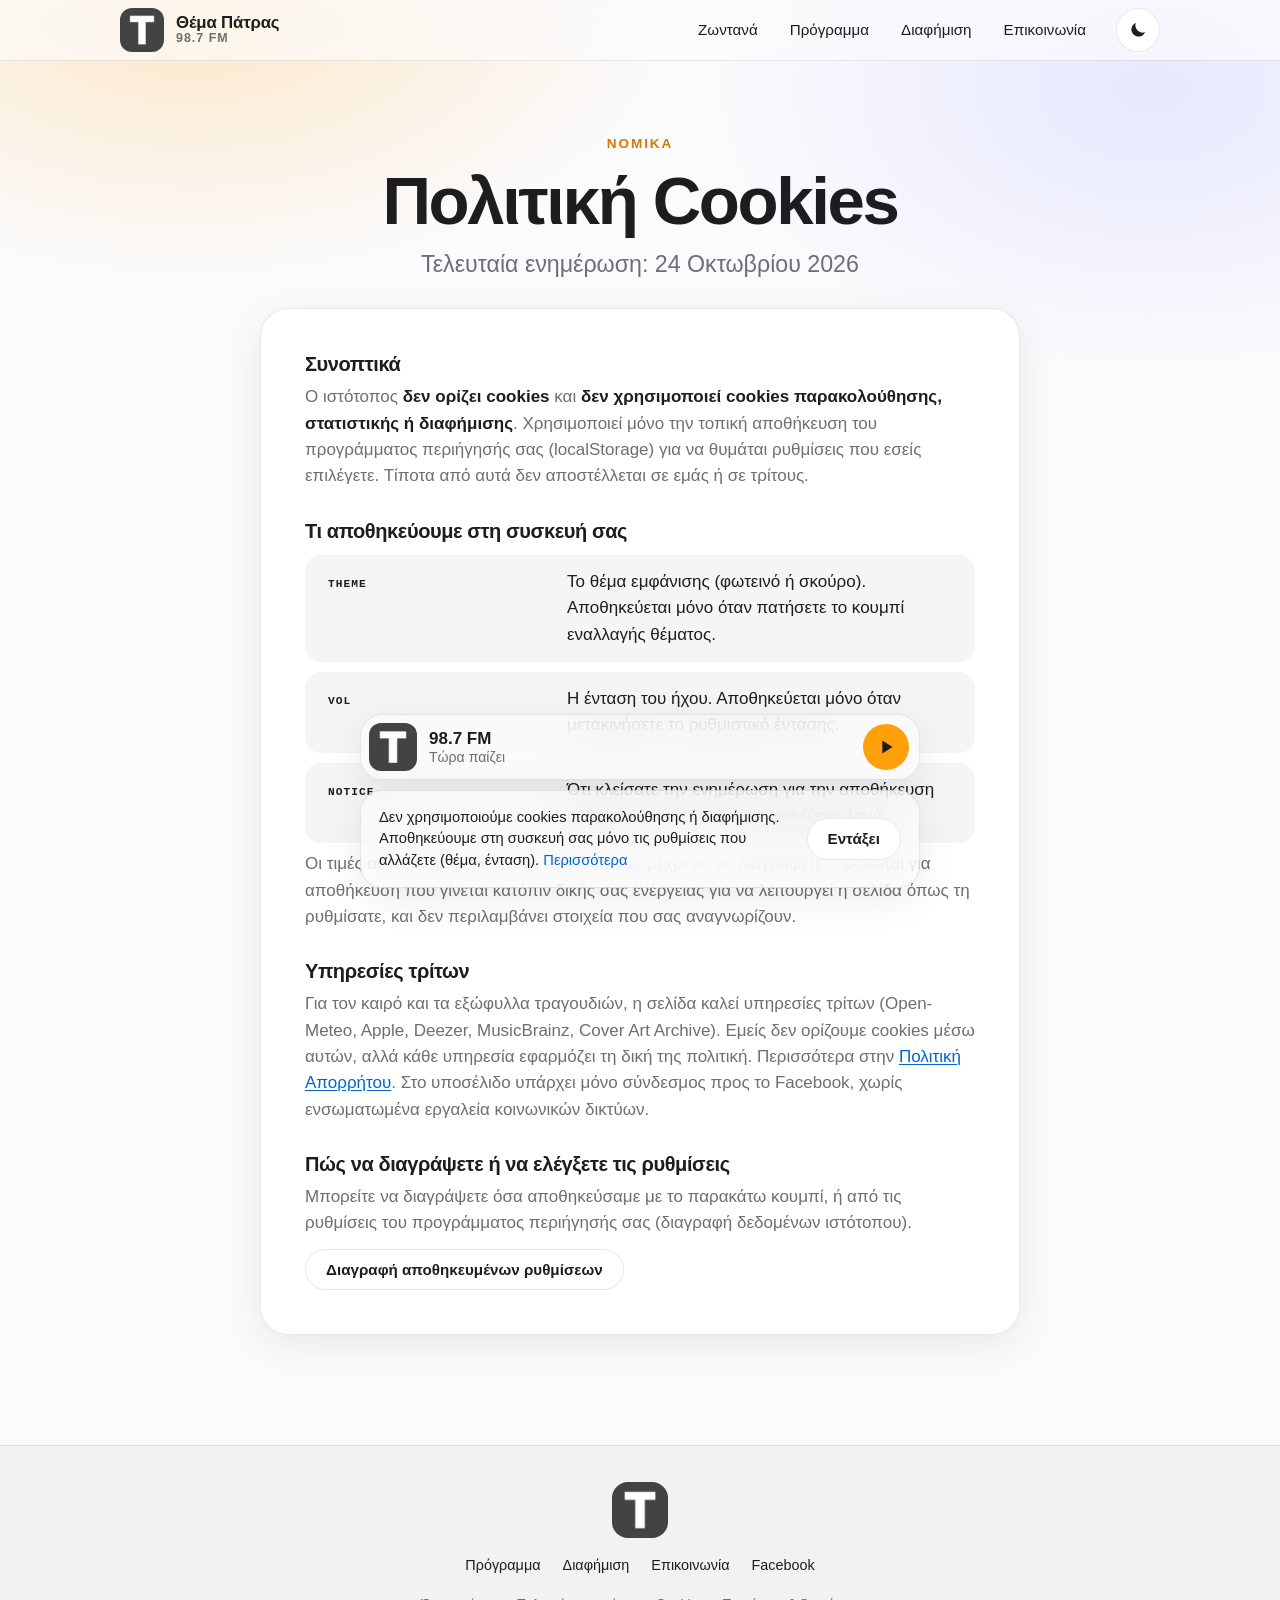
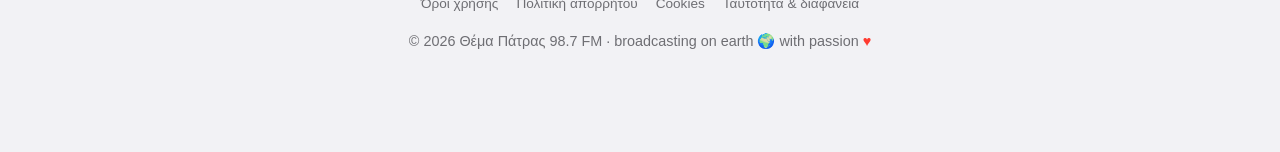
<file: cookies/index.html>
<!DOCTYPE html>
<html lang="el">
<head>
<meta charset="utf-8">
<meta name="viewport" content="width=device-width, initial-scale=1, viewport-fit=cover">
<title>Πολιτική Cookies · Θέμα Πάτρας 98.7 FM</title>
<meta name="description" content="Ο ιστότοπος themapatras.gr δεν χρησιμοποιεί cookies. Δείτε ποιες προτιμήσεις αποθηκεύονται τοπικά στη συσκευή σας.">
<meta name="robots" content="index,follow,max-image-preview:large">
<link rel="canonical" href="https://themapatras.gr/cookies/">
<meta name="google-site-verification" content="m3Zw3w_O_yiJUSuFVRw_NWfstfQjdAw9A45Jegm-8Cs">
<meta name="google-site-verification" content="yTBYfgMC26Wfd1XUpqg7AM-ij6wWCcRrdTERNCoykKg">
<meta name="theme-color" content="#fbfbfd">
<meta name="color-scheme" content="light dark">
<meta name="apple-mobile-web-app-capable" content="yes">
<meta name="mobile-web-app-capable" content="yes">
<meta name="apple-mobile-web-app-title" content="Θέμα 98.7">
<meta property="og:type" content="website">
<meta property="og:site_name" content="Θέμα Πάτρας 98.7 FM">
<meta property="og:title" content="Πολιτική Cookies · Θέμα Πάτρας 98.7 FM">
<meta property="og:description" content="Ο ιστότοπος themapatras.gr δεν χρησιμοποιεί cookies. Δείτε ποιες προτιμήσεις αποθηκεύονται τοπικά στη συσκευή σας.">
<meta property="og:url" content="https://themapatras.gr/cookies/">
<meta property="og:image" content="https://themapatras.gr/images/og-image.png">
<meta property="og:locale" content="el_GR">
<meta name="twitter:card" content="summary_large_image">
<meta name="twitter:title" content="Πολιτική Cookies · Θέμα Πάτρας 98.7 FM">
<meta name="twitter:description" content="Ο ιστότοπος themapatras.gr δεν χρησιμοποιεί cookies. Δείτε ποιες προτιμήσεις αποθηκεύονται τοπικά στη συσκευή σας.">
<meta name="twitter:image" content="https://themapatras.gr/images/og-image.png">
<meta property="og:image:width" content="1200">
<meta property="og:image:height" content="630">
<meta property="og:image:alt" content="Θέμα Πάτρας 98.7 FM">
<link rel="icon" href="/favicon.ico" sizes="48x48">
<link rel="icon" type="image/png" sizes="32x32" href="/favicon-32x32.png">
<link rel="icon" type="image/png" sizes="16x16" href="/favicon-16x16.png">
<link rel="apple-touch-icon" sizes="180x180" href="/apple-touch-icon.png">
<link rel="manifest" href="/site.webmanifest">
<link rel="preconnect" href="https://radio.themapatras.gr">
<script>try{var t=localStorage.getItem('theme');if(t)document.documentElement.dataset.theme=t}catch(e){}</script>
<link rel="stylesheet" href="/style.css">
<script type="application/ld+json">{"@context":"https://schema.org","@graph":[{"@type":"Organization","@id":"https://themapatras.gr/#org","name":"Θέμα Πάτρας 98.7 FM","alternateName":"Thema Patras 98.7 FM","url":"https://themapatras.gr/","logo":"https://themapatras.gr/images/mark.png","email":"themapatras@gmail.com","telephone":"+302610995364","sameAs":["https://www.facebook.com/themapatras"]},{"@type":"WebSite","@id":"https://themapatras.gr/#site","url":"https://themapatras.gr/","name":"Θέμα Πάτρας 98.7 FM","inLanguage":"el-GR","publisher":{"@id":"https://themapatras.gr/#org"}},{"@type":"RadioBroadcastService","@id":"https://themapatras.gr/#radio","name":"Θέμα Πάτρας 98.7 FM","alternateName":"Thema Patras 98.7 FM","url":"https://themapatras.gr/","slogan":"Be different","description":"Ραδιοφωνικός σταθμός της Πάτρας με ξένη alternative και top 40 μουσική.","inLanguage":"el-GR","broadcastDisplayName":"Θέμα Πάτρας 98.7 FM","broadcastFrequency":{"@type":"BroadcastFrequencySpecification","broadcastFrequencyValue":"98.7","broadcastSignalModulation":"FM"},"areaServed":{"@type":"City","name":"Πάτρα"},"broadcaster":{"@id":"https://themapatras.gr/#org"}}]}</script>
<script type="application/ld+json">{"@context":"https://schema.org","@type":"BreadcrumbList","itemListElement":[{"@type":"ListItem","position":1,"name":"Θέμα Πάτρας 98.7 FM","item":"https://themapatras.gr/"},{"@type":"ListItem","position":2,"name":"Πολιτική Cookies","item":"https://themapatras.gr/cookies/"}]}</script>
</head>
<body data-route="cookies">
<a class="skip" href="#main">Μετάβαση στο περιεχόμενο</a>
<div class="ambient" aria-hidden="true"><div class="ambient-art" id="ambient"></div></div>

<header class="nav" id="top">
  <div class="nav-in">
    <a class="brand" href="/" aria-label="Θέμα Πάτρας 98.7 FM, αρχική">
      <img src="/images/mark.png" width="44" height="44" alt="">
      <span><b>Θέμα Πάτρας</b><small>98.7 FM</small></span>
    </a>
    <nav class="links" aria-label="Κύριο μενού">
      <a href="/" data-r="home">Ζωντανά</a>
      <a href="/programma/" data-r="programma">Πρόγραμμα</a>
      <a href="/diafimisi/" data-r="diafimisi">Διαφήμιση</a>
      <a href="/epikoinonia/" data-r="epikoinonia">Επικοινωνία</a>
    </nav>
    <div class="nav-actions">
      <button id="theme" class="icon-btn" type="button" aria-label="Εναλλαγή φωτεινού και σκούρου θέματος">
        <svg class="i-moon" viewBox="0 0 24 24" aria-hidden="true"><path d="M20.5 14.5A8.5 8.5 0 0 1 9.5 3.5a8.5 8.5 0 1 0 11 11z"/></svg>
        <svg class="i-sun" viewBox="0 0 24 24" aria-hidden="true"><circle cx="12" cy="12" r="4.2"/><path d="M12 2v2.5M12 19.5V22M2 12h2.5M19.5 12H22M4.9 4.9l1.8 1.8M17.3 17.3l1.8 1.8M4.9 19.1l1.8-1.8M17.3 6.7l1.8-1.8" stroke="currentColor" stroke-width="1.8" stroke-linecap="round" fill="none"/></svg>
      </button>
      <button id="burger" class="icon-btn burger" type="button" aria-label="Μενού" aria-expanded="false" aria-controls="menu"><span></span><span></span></button>
    </div>
  </div>
</header>
<nav id="menu" class="menu" hidden aria-label="Μενού κινητού">
  <a href="/" data-r="home">Ζωντανά</a>
  <a href="/programma/" data-r="programma">Πρόγραμμα</a>
  <a href="/diafimisi/" data-r="diafimisi">Διαφήμιση</a>
  <a href="/epikoinonia/" data-r="epikoinonia">Επικοινωνία</a>
</nav>

<main id="main">

<!-- ============ ΑΡΧΙΚΗ ============ -->
<section class="view" id="v-home" data-title="Θέμα Πάτρας 98.7 FM · Ραδιόφωνο Πάτρας, ακούστε ζωντανά" data-desc="Ακούστε ζωντανά το Θέμα Πάτρας 98.7 FM, ραδιόφωνο της Πάτρας με ξένη alternative και top 40 μουσική και αναμετάδοση του Mega News 104,6. Στους 98.7 FM και online." hidden>
  <div class="hero">
    <img class="hero-mark" src="/images/mark.png" width="120" height="120" alt="Λογότυπο Θέμα Πάτρας">
    <p class="eyebrow">Ραδιόφωνο Πάτρας · 98.7 FM</p>
    <h1 tabindex="-1">Be different.</h1>
    <p class="lead">Ο ραδιοφωνικός σταθμός της Πάτρας: ξένη alternative &amp; top 40 μουσική όλη μέρα και αναμετάδοση του Mega News 104,6 στις ώρες του προγράμματος. Ζωντανά στους 98.7 FM και online.</p>
    <div class="cta">
      <button class="btn primary" type="button" data-play id="hero-play">Ακούστε τώρα</button>
      <a class="btn" href="/programma/">Δείτε το πρόγραμμα</a>
    </div>
  </div>

  <section class="card player" id="player" aria-label="Ζωντανή αναπαραγωγή">
    <div class="art"><img id="art" src="/images/mark.png" alt="Εξώφυλλο τραγουδιού" width="400" height="400"></div>
    <div class="info">
      <span class="live"><i></i> LIVE</span>
      <p class="label" id="label">Τώρα παίζει</p>
      <p class="title" id="title" aria-live="polite">Πατήστε play για να ακούσετε</p>
      <p class="artist" id="artist"></p>
      <div class="controls">
        <button id="play" class="play" type="button" aria-label="Αναπαραγωγή ζωντανά" data-play>
          <svg class="i-play" viewBox="0 0 24 24" aria-hidden="true"><path d="M8 5v14l11-7z"/></svg>
          <svg class="i-pause" viewBox="0 0 24 24" aria-hidden="true"><path d="M7 7h10v10H7z"/></svg>
          <span class="spin" aria-hidden="true"></span>
        </button>
        <div class="eq" aria-hidden="true"><b></b><b></b><b></b><b></b><b></b></div>
        <label class="vol"><span class="sr">Ένταση</span>
          <svg viewBox="0 0 24 24" aria-hidden="true"><path d="M3 10v4h4l5 5V5L7 10zm13.5 2a4.5 4.5 0 0 0-2.5-4v8a4.5 4.5 0 0 0 2.5-4z"/></svg>
          <input id="vol" type="range" min="0" max="1" step="0.01" value="0.8">
        </label>
      </div>
      <p class="status" id="status" role="status"></p>
    </div>
  </section>

  <div class="nownext reveal">
    <div class="tile"><p class="k">Τώρα στο πρόγραμμα</p><p class="v" id="now-t">—</p><p class="s" id="now-s"></p></div>
    <div class="tile"><p class="k">Στη συνέχεια</p><p class="v" id="next-t">—</p><p class="s" id="next-s"></p></div>
  </div>

  <div class="bento">
    <article class="tile big warm reveal"><h2>Alternative &amp; Top 40</h2><p>Ξένη μουσική, μόνο hits. Από το πρωί μέχρι το βράδυ, όποτε δεν αναμεταδίδουμε.</p></article>
    <article class="tile big cool reveal"><h2>Mega News 104,6</h2><p>Αναμετάδοση επιλεγμένων εκπομπών<span data-rec> και ηχογραφημένες εκπομπές το βράδυ</span>. <a href="/programma/">Δείτε τις ώρες →</a></p></article>
    <div class="freq-card reveal">
      <p class="fc-k">Και στα FM</p>
      <p class="fc-num">98.7<small>MHz</small></p>
      <p class="fc-s">στην Πάτρα</p>
      <div class="dial" aria-hidden="true"><div class="ticks"></div><i></i><div class="scale"><span>88</span><span>98</span><span>108</span></div></div>
    </div>
    <article class="tile wide reveal"><h2>Θέλετε να ακουστείτε;</h2><p>Διαφημιστείτε στον σταθμό μας.</p><a class="btn small" href="/diafimisi/">Μάθετε περισσότερα</a></article>
  </div>
</section>

<!-- ============ ΠΡΟΓΡΑΜΜΑ ============ -->
<section class="view" id="v-programma" data-title="Πρόγραμμα · Θέμα Πάτρας 98.7 FM" data-desc="Το πρόγραμμα του Θέμα Πάτρας 98.7 FM ανά ημέρα: ξένη alternative και top 40 μουσική και οι ώρες αναμετάδοσης του Mega News 104,6." hidden data-lazy>
</section>

<!-- ============ ΔΙΑΦΗΜΙΣΗ ============ -->
<section class="view" id="v-diafimisi" data-title="Διαφήμιση στο ραδιόφωνο, Πάτρα · Θέμα Πάτρας 98.7 FM" data-desc="Διαφημιστείτε στο Θέμα Πάτρας 98.7 FM. Διαφημιστικά πακέτα στα μέτρα της επιχείρησής σας για να φτάσετε στους ακροατές μας στην Πάτρα." hidden data-lazy>
</section>

<!-- ============ ΕΠΙΚΟΙΝΩΝΙΑ ============ -->
<section class="view" id="v-epikoinonia" data-title="Επικοινωνία · Θέμα Πάτρας 98.7 FM" data-desc="Επικοινωνήστε με το Θέμα Πάτρας 98.7 FM: τηλέφωνο, email και φόρμα μηνύματος για διαφήμιση, πρόγραμμα και γενικά θέματα." hidden data-lazy>
</section>

<!-- ============ ΟΡΟΙ ΧΡΗΣΗΣ ============ -->
<section class="view" id="v-oroi-xrisis" data-title="Όροι Χρήσης · Θέμα Πάτρας 98.7 FM" data-desc="Οι όροι χρήσης του ιστότοπου themapatras.gr του ραδιοφωνικού σταθμού Θέμα Πάτρας 98.7 FM." hidden data-lazy>
</section>

<!-- ============ ΑΠΟΡΡΗΤΟ ============ -->
<section class="view" id="v-aporrito" data-title="Πολιτική Απορρήτου · Θέμα Πάτρας 98.7 FM" data-desc="Πώς το Θέμα Πάτρας 98.7 FM επεξεργάζεται προσωπικά δεδομένα στον ιστότοπο themapatras.gr και ποια δικαιώματα έχετε σύμφωνα με τον ΓΚΠΔ." hidden data-lazy>
</section>

<!-- ============ COOKIES ============ -->
<section class="view" id="v-cookies" data-title="Πολιτική Cookies · Θέμα Πάτρας 98.7 FM" data-desc="Ο ιστότοπος themapatras.gr δεν χρησιμοποιεί cookies. Δείτε ποιες προτιμήσεις αποθηκεύονται τοπικά στη συσκευή σας.">
  <header class="pagehead"><p class="eyebrow">Νομικά</p><h1 tabindex="-1">Πολιτική Cookies</h1><p class="lead">Τελευταία ενημέρωση: 24 Οκτωβρίου 2026</p></header>
  <article class="card doc">
    <h2>Συνοπτικά</h2>
    <p>Ο ιστότοπος <strong>δεν ορίζει cookies</strong> και <strong>δεν χρησιμοποιεί cookies παρακολούθησης, στατιστικής ή διαφήμισης</strong>. Χρησιμοποιεί μόνο την τοπική αποθήκευση του προγράμματος περιήγησής σας (localStorage) για να θυμάται ρυθμίσεις που εσείς επιλέγετε. Τίποτα από αυτά δεν αποστέλλεται σε εμάς ή σε τρίτους.</p>

    <h2>Τι αποθηκεύουμε στη συσκευή σας</h2>
    <dl class="kv">
      <div><dt><code>theme</code></dt><dd>Το θέμα εμφάνισης (φωτεινό ή σκούρο). Αποθηκεύεται μόνο όταν πατήσετε το κουμπί εναλλαγής θέματος.</dd></div>
      <div><dt><code>vol</code></dt><dd>Η ένταση του ήχου. Αποθηκεύεται μόνο όταν μετακινήσετε το ρυθμιστικό έντασης.</dd></div>
      <div><dt><code>notice</code></dt><dd>Ότι κλείσατε την ενημέρωση για την αποθήκευση ρυθμίσεων, ώστε να μην εμφανίζεται ξανά.</dd></div>
    </dl>
    <p>Οι τιμές αυτές παραμένουν στη συσκευή σας μέχρι να τις διαγράψετε. Πρόκειται για αποθήκευση που γίνεται κατόπιν δικής σας ενέργειας για να λειτουργεί η σελίδα όπως τη ρυθμίσατε, και δεν περιλαμβάνει στοιχεία που σας αναγνωρίζουν.</p>

    <h2>Υπηρεσίες τρίτων</h2>
    <p>Για τον καιρό και τα εξώφυλλα τραγουδιών, η σελίδα καλεί υπηρεσίες τρίτων (Open-Meteo, Apple, Deezer, MusicBrainz, Cover Art Archive). Εμείς δεν ορίζουμε cookies μέσω αυτών, αλλά κάθε υπηρεσία εφαρμόζει τη δική της πολιτική. Περισσότερα στην <a href="/aporrito/">Πολιτική Απορρήτου</a>. Στο υποσέλιδο υπάρχει μόνο σύνδεσμος προς το Facebook, χωρίς ενσωματωμένα εργαλεία κοινωνικών δικτύων.</p>

    <h2>Πώς να διαγράψετε ή να ελέγξετε τις ρυθμίσεις</h2>
    <p>Μπορείτε να διαγράψετε όσα αποθηκεύσαμε με το παρακάτω κουμπί, ή από τις ρυθμίσεις του προγράμματος περιήγησής σας (διαγραφή δεδομένων ιστότοπου).</p>
    <p><button type="button" class="btn small" id="clear-prefs">Διαγραφή αποθηκευμένων ρυθμίσεων</button> <span class="cstatus ok" id="clear-msg" role="status"></span></p>
  </article>
</section>

<!-- ============ ΤΑΥΤΟΤΗΤΑ ============ -->
<section class="view" id="v-taytotita" data-title="Ταυτότητα και διαφάνεια · Θέμα Πάτρας 98.7 FM" data-desc="Στοιχεία του φορέα που λειτουργεί το Θέμα Πάτρας 98.7 FM: επωνυμία, έδρα, μητρώα, ΕΣΡ και διαφάνεια ιδιοκτησίας." hidden data-lazy>
</section>

</main>

<footer class="foot">
  <div class="foot-in">
    <img src="/images/mark.png" width="56" height="56" alt="">
    <p class="weather" id="weather" hidden></p>
    <nav class="flinks" aria-label="Υποσέλιδο">
      <a href="/programma/">Πρόγραμμα</a><a href="/diafimisi/">Διαφήμιση</a><a href="/epikoinonia/">Επικοινωνία</a>
      <a href="https://www.facebook.com/themapatras" target="_blank" rel="noopener">Facebook</a>
    </nav>
    <nav class="flinks legal" aria-label="Νομικά">
      <a href="/oroi-xrisis/">Όροι χρήσης</a><a href="/aporrito/">Πολιτική απορρήτου</a><a href="/cookies/">Cookies</a><a href="/taytotita/">Ταυτότητα &amp; διαφάνεια</a>
    </nav>
    <p class="copy">© <span id="year">2026</span> Θέμα Πάτρας 98.7 FM · broadcasting on earth 🌍 with passion <span class="heart">♥</span></p>
  </div>
</footer>

<!-- Μόνιμος mini player (εμφανίζεται σε όλες τις σελίδες εκτός της αρχικής) -->
<div class="mini" id="mini" role="region" aria-label="Ζωντανό ραδιόφωνο">
  <img id="mart" src="/images/mark.png" width="48" height="48" alt="">
  <a class="mtxt" href="/" aria-label="Μετάβαση στο player"><b id="mtitle">Θέμα Πάτρας 98.7</b><span id="martist">Πατήστε play</span></a>
  <button class="play sm" id="mini-play" type="button" aria-label="Αναπαραγωγή ζωντανά" data-play>
    <svg class="i-play" viewBox="0 0 24 24" aria-hidden="true"><path d="M8 5v14l11-7z"/></svg>
    <svg class="i-pause" viewBox="0 0 24 24" aria-hidden="true"><path d="M7 7h10v10H7z"/></svg>
    <span class="spin" aria-hidden="true"></span>
  </button>
</div>

<aside class="notice" id="notice" role="region" aria-label="Ενημέρωση για αποθήκευση ρυθμίσεων" hidden>
  <p>Δεν χρησιμοποιούμε cookies παρακολούθησης ή διαφήμισης. Αποθηκεύουμε στη συσκευή σας μόνο τις ρυθμίσεις που αλλάζετε (θέμα, ένταση). <a href="/cookies/">Περισσότερα</a></p>
  <button type="button" class="btn small" id="notice-ok">Εντάξει</button>
</aside>

<dialog class="modal" id="infod" aria-labelledby="infod-h">
  <div class="mhead"><h2 id="infod-h">Ηχογραφημένες εκπομπές</h2><button type="button" class="x" id="infod-x" aria-label="Κλείσιμο">✕</button></div>
  <div id="infod-b"></div>
</dialog>

<audio id="audio" preload="none" playsinline x-webkit-airplay="allow"></audio>
<noscript><p style="text-align:center;padding:16px">Ενεργοποιήστε το JavaScript για να ακούσετε ζωντανά.</p></noscript>
<script src="/app.js" defer></script>
</body>
</html>
</file>
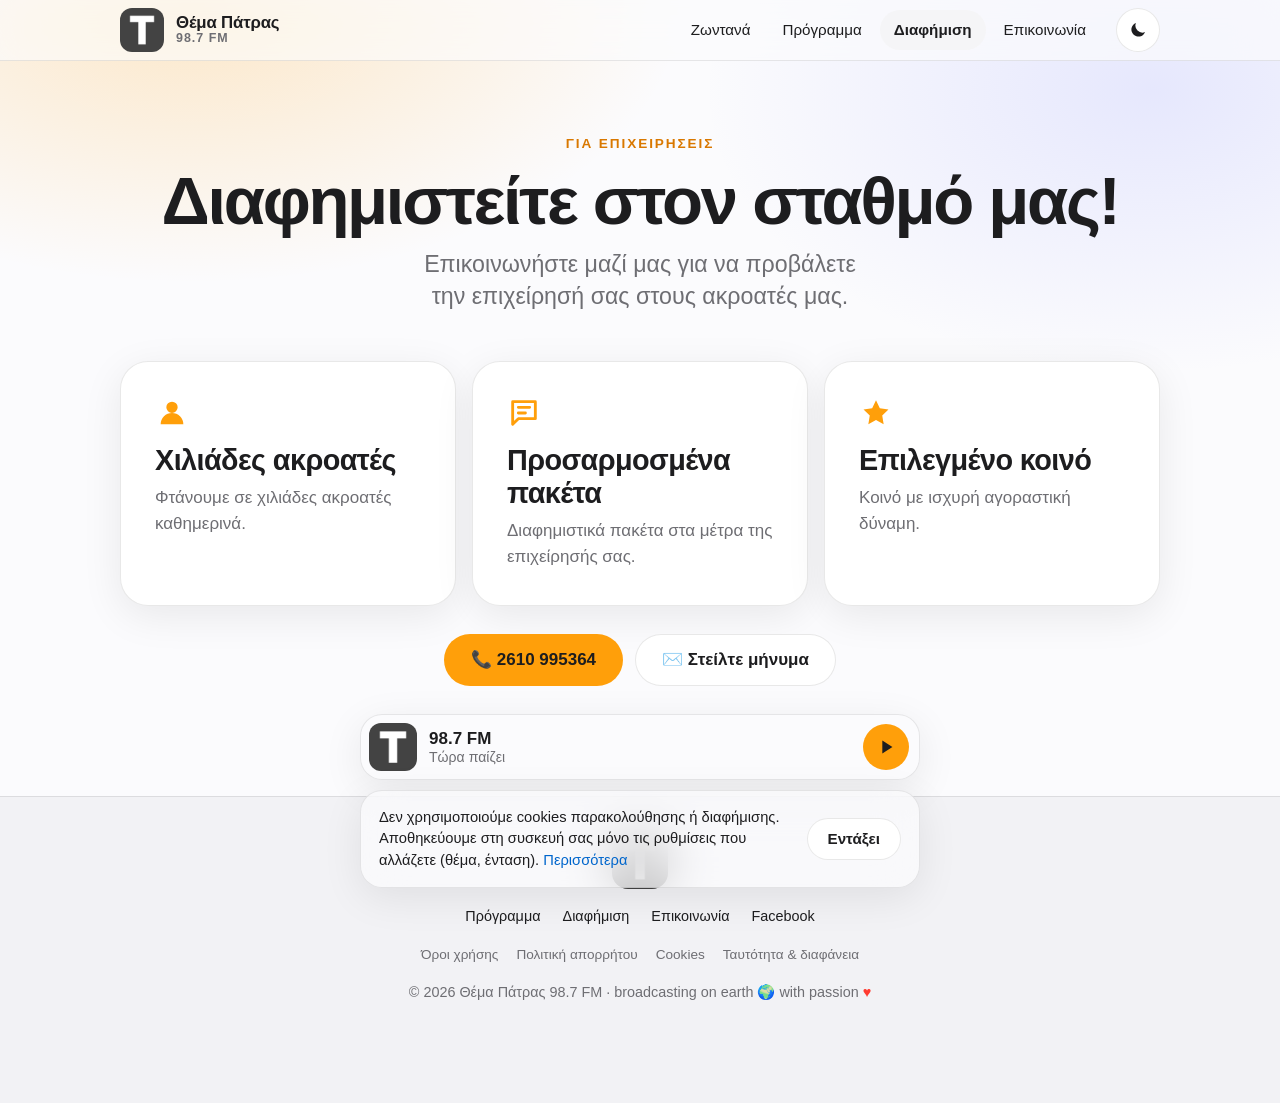
<file: diafimisi/index.html>
<!DOCTYPE html>
<html lang="el">
<head>
<meta charset="utf-8">
<meta name="viewport" content="width=device-width, initial-scale=1, viewport-fit=cover">
<title>Διαφήμιση στο ραδιόφωνο, Πάτρα · Θέμα Πάτρας 98.7 FM</title>
<meta name="description" content="Διαφημιστείτε στο Θέμα Πάτρας 98.7 FM. Διαφημιστικά πακέτα στα μέτρα της επιχείρησής σας για να φτάσετε στους ακροατές μας στην Πάτρα.">
<meta name="robots" content="index,follow,max-image-preview:large">
<link rel="canonical" href="https://themapatras.gr/diafimisi/">
<meta name="google-site-verification" content="m3Zw3w_O_yiJUSuFVRw_NWfstfQjdAw9A45Jegm-8Cs">
<meta name="google-site-verification" content="yTBYfgMC26Wfd1XUpqg7AM-ij6wWCcRrdTERNCoykKg">
<meta name="theme-color" content="#fbfbfd">
<meta name="color-scheme" content="light dark">
<meta name="apple-mobile-web-app-capable" content="yes">
<meta name="mobile-web-app-capable" content="yes">
<meta name="apple-mobile-web-app-title" content="Θέμα 98.7">
<meta property="og:type" content="website">
<meta property="og:site_name" content="Θέμα Πάτρας 98.7 FM">
<meta property="og:title" content="Διαφήμιση στο ραδιόφωνο, Πάτρα · Θέμα Πάτρας 98.7 FM">
<meta property="og:description" content="Διαφημιστείτε στο Θέμα Πάτρας 98.7 FM. Διαφημιστικά πακέτα στα μέτρα της επιχείρησής σας για να φτάσετε στους ακροατές μας στην Πάτρα.">
<meta property="og:url" content="https://themapatras.gr/diafimisi/">
<meta property="og:image" content="https://themapatras.gr/images/og-image.png">
<meta property="og:locale" content="el_GR">
<meta name="twitter:card" content="summary_large_image">
<meta name="twitter:title" content="Διαφήμιση στο ραδιόφωνο, Πάτρα · Θέμα Πάτρας 98.7 FM">
<meta name="twitter:description" content="Διαφημιστείτε στο Θέμα Πάτρας 98.7 FM. Διαφημιστικά πακέτα στα μέτρα της επιχείρησής σας για να φτάσετε στους ακροατές μας στην Πάτρα.">
<meta name="twitter:image" content="https://themapatras.gr/images/og-image.png">
<meta property="og:image:width" content="1200">
<meta property="og:image:height" content="630">
<meta property="og:image:alt" content="Θέμα Πάτρας 98.7 FM">
<link rel="icon" href="/favicon.ico" sizes="48x48">
<link rel="icon" type="image/png" sizes="32x32" href="/favicon-32x32.png">
<link rel="icon" type="image/png" sizes="16x16" href="/favicon-16x16.png">
<link rel="apple-touch-icon" sizes="180x180" href="/apple-touch-icon.png">
<link rel="manifest" href="/site.webmanifest">
<link rel="preconnect" href="https://radio.themapatras.gr">
<script>try{var t=localStorage.getItem('theme');if(t)document.documentElement.dataset.theme=t}catch(e){}</script>
<link rel="stylesheet" href="/style.css">
<script type="application/ld+json">{"@context":"https://schema.org","@graph":[{"@type":"Organization","@id":"https://themapatras.gr/#org","name":"Θέμα Πάτρας 98.7 FM","alternateName":"Thema Patras 98.7 FM","url":"https://themapatras.gr/","logo":"https://themapatras.gr/images/mark.png","email":"themapatras@gmail.com","telephone":"+302610995364","sameAs":["https://www.facebook.com/themapatras"]},{"@type":"WebSite","@id":"https://themapatras.gr/#site","url":"https://themapatras.gr/","name":"Θέμα Πάτρας 98.7 FM","inLanguage":"el-GR","publisher":{"@id":"https://themapatras.gr/#org"}},{"@type":"RadioBroadcastService","@id":"https://themapatras.gr/#radio","name":"Θέμα Πάτρας 98.7 FM","alternateName":"Thema Patras 98.7 FM","url":"https://themapatras.gr/","slogan":"Be different","description":"Ραδιοφωνικός σταθμός της Πάτρας με ξένη alternative και top 40 μουσική.","inLanguage":"el-GR","broadcastDisplayName":"Θέμα Πάτρας 98.7 FM","broadcastFrequency":{"@type":"BroadcastFrequencySpecification","broadcastFrequencyValue":"98.7","broadcastSignalModulation":"FM"},"areaServed":{"@type":"City","name":"Πάτρα"},"broadcaster":{"@id":"https://themapatras.gr/#org"}}]}</script>
<script type="application/ld+json">{"@context":"https://schema.org","@type":"BreadcrumbList","itemListElement":[{"@type":"ListItem","position":1,"name":"Θέμα Πάτρας 98.7 FM","item":"https://themapatras.gr/"},{"@type":"ListItem","position":2,"name":"Διαφήμιση στο ραδιόφωνο, Πάτρα","item":"https://themapatras.gr/diafimisi/"}]}</script>
</head>
<body data-route="diafimisi">
<a class="skip" href="#main">Μετάβαση στο περιεχόμενο</a>
<div class="ambient" aria-hidden="true"><div class="ambient-art" id="ambient"></div></div>

<header class="nav" id="top">
  <div class="nav-in">
    <a class="brand" href="/" aria-label="Θέμα Πάτρας 98.7 FM, αρχική">
      <img src="/images/mark.png" width="44" height="44" alt="">
      <span><b>Θέμα Πάτρας</b><small>98.7 FM</small></span>
    </a>
    <nav class="links" aria-label="Κύριο μενού">
      <a href="/" data-r="home">Ζωντανά</a>
      <a href="/programma/" data-r="programma">Πρόγραμμα</a>
      <a href="/diafimisi/" data-r="diafimisi">Διαφήμιση</a>
      <a href="/epikoinonia/" data-r="epikoinonia">Επικοινωνία</a>
    </nav>
    <div class="nav-actions">
      <button id="theme" class="icon-btn" type="button" aria-label="Εναλλαγή φωτεινού και σκούρου θέματος">
        <svg class="i-moon" viewBox="0 0 24 24" aria-hidden="true"><path d="M20.5 14.5A8.5 8.5 0 0 1 9.5 3.5a8.5 8.5 0 1 0 11 11z"/></svg>
        <svg class="i-sun" viewBox="0 0 24 24" aria-hidden="true"><circle cx="12" cy="12" r="4.2"/><path d="M12 2v2.5M12 19.5V22M2 12h2.5M19.5 12H22M4.9 4.9l1.8 1.8M17.3 17.3l1.8 1.8M4.9 19.1l1.8-1.8M17.3 6.7l1.8-1.8" stroke="currentColor" stroke-width="1.8" stroke-linecap="round" fill="none"/></svg>
      </button>
      <button id="burger" class="icon-btn burger" type="button" aria-label="Μενού" aria-expanded="false" aria-controls="menu"><span></span><span></span></button>
    </div>
  </div>
</header>
<nav id="menu" class="menu" hidden aria-label="Μενού κινητού">
  <a href="/" data-r="home">Ζωντανά</a>
  <a href="/programma/" data-r="programma">Πρόγραμμα</a>
  <a href="/diafimisi/" data-r="diafimisi">Διαφήμιση</a>
  <a href="/epikoinonia/" data-r="epikoinonia">Επικοινωνία</a>
</nav>

<main id="main">

<!-- ============ ΑΡΧΙΚΗ ============ -->
<section class="view" id="v-home" data-title="Θέμα Πάτρας 98.7 FM · Ραδιόφωνο Πάτρας, ακούστε ζωντανά" data-desc="Ακούστε ζωντανά το Θέμα Πάτρας 98.7 FM, ραδιόφωνο της Πάτρας με ξένη alternative και top 40 μουσική και αναμετάδοση του Mega News 104,6. Στους 98.7 FM και online." hidden>
  <div class="hero">
    <img class="hero-mark" src="/images/mark.png" width="120" height="120" alt="Λογότυπο Θέμα Πάτρας">
    <p class="eyebrow">Ραδιόφωνο Πάτρας · 98.7 FM</p>
    <h1 tabindex="-1">Be different.</h1>
    <p class="lead">Ο ραδιοφωνικός σταθμός της Πάτρας: ξένη alternative &amp; top 40 μουσική όλη μέρα και αναμετάδοση του Mega News 104,6 στις ώρες του προγράμματος. Ζωντανά στους 98.7 FM και online.</p>
    <div class="cta">
      <button class="btn primary" type="button" data-play id="hero-play">Ακούστε τώρα</button>
      <a class="btn" href="/programma/">Δείτε το πρόγραμμα</a>
    </div>
  </div>

  <section class="card player" id="player" aria-label="Ζωντανή αναπαραγωγή">
    <div class="art"><img id="art" src="/images/mark.png" alt="Εξώφυλλο τραγουδιού" width="400" height="400"></div>
    <div class="info">
      <span class="live"><i></i> LIVE</span>
      <p class="label" id="label">Τώρα παίζει</p>
      <p class="title" id="title" aria-live="polite">Πατήστε play για να ακούσετε</p>
      <p class="artist" id="artist"></p>
      <div class="controls">
        <button id="play" class="play" type="button" aria-label="Αναπαραγωγή ζωντανά" data-play>
          <svg class="i-play" viewBox="0 0 24 24" aria-hidden="true"><path d="M8 5v14l11-7z"/></svg>
          <svg class="i-pause" viewBox="0 0 24 24" aria-hidden="true"><path d="M7 7h10v10H7z"/></svg>
          <span class="spin" aria-hidden="true"></span>
        </button>
        <div class="eq" aria-hidden="true"><b></b><b></b><b></b><b></b><b></b></div>
        <label class="vol"><span class="sr">Ένταση</span>
          <svg viewBox="0 0 24 24" aria-hidden="true"><path d="M3 10v4h4l5 5V5L7 10zm13.5 2a4.5 4.5 0 0 0-2.5-4v8a4.5 4.5 0 0 0 2.5-4z"/></svg>
          <input id="vol" type="range" min="0" max="1" step="0.01" value="0.8">
        </label>
      </div>
      <p class="status" id="status" role="status"></p>
    </div>
  </section>

  <div class="nownext reveal">
    <div class="tile"><p class="k">Τώρα στο πρόγραμμα</p><p class="v" id="now-t">—</p><p class="s" id="now-s"></p></div>
    <div class="tile"><p class="k">Στη συνέχεια</p><p class="v" id="next-t">—</p><p class="s" id="next-s"></p></div>
  </div>

  <div class="bento">
    <article class="tile big warm reveal"><h2>Alternative &amp; Top 40</h2><p>Ξένη μουσική, μόνο hits. Από το πρωί μέχρι το βράδυ, όποτε δεν αναμεταδίδουμε.</p></article>
    <article class="tile big cool reveal"><h2>Mega News 104,6</h2><p>Αναμετάδοση επιλεγμένων εκπομπών<span data-rec> και ηχογραφημένες εκπομπές το βράδυ</span>. <a href="/programma/">Δείτε τις ώρες →</a></p></article>
    <div class="freq-card reveal">
      <p class="fc-k">Και στα FM</p>
      <p class="fc-num">98.7<small>MHz</small></p>
      <p class="fc-s">στην Πάτρα</p>
      <div class="dial" aria-hidden="true"><div class="ticks"></div><i></i><div class="scale"><span>88</span><span>98</span><span>108</span></div></div>
    </div>
    <article class="tile wide reveal"><h2>Θέλετε να ακουστείτε;</h2><p>Διαφημιστείτε στον σταθμό μας.</p><a class="btn small" href="/diafimisi/">Μάθετε περισσότερα</a></article>
  </div>
</section>

<!-- ============ ΠΡΟΓΡΑΜΜΑ ============ -->
<section class="view" id="v-programma" data-title="Πρόγραμμα · Θέμα Πάτρας 98.7 FM" data-desc="Το πρόγραμμα του Θέμα Πάτρας 98.7 FM ανά ημέρα: ξένη alternative και top 40 μουσική και οι ώρες αναμετάδοσης του Mega News 104,6." hidden data-lazy>
</section>

<!-- ============ ΔΙΑΦΗΜΙΣΗ ============ -->
<section class="view" id="v-diafimisi" data-title="Διαφήμιση στο ραδιόφωνο, Πάτρα · Θέμα Πάτρας 98.7 FM" data-desc="Διαφημιστείτε στο Θέμα Πάτρας 98.7 FM. Διαφημιστικά πακέτα στα μέτρα της επιχείρησής σας για να φτάσετε στους ακροατές μας στην Πάτρα.">
  <header class="pagehead"><p class="eyebrow">Για επιχειρήσεις</p><h1 tabindex="-1">Διαφημιστείτε στον σταθμό μας!</h1>
    <p class="lead">Επικοινωνήστε μαζί μας για να προβάλετε την επιχείρησή σας στους ακροατές μας.</p></header>
  <div class="bento three">
    <article class="tile reveal"><svg class="ico" viewBox="0 0 24 24" aria-hidden="true"><path d="M12 12a4 4 0 1 0 0-8 4 4 0 0 0 0 8zm-8 8a8 8 0 0 1 16 0z"/></svg><h2>Χιλιάδες ακροατές</h2><p>Φτάνουμε σε χιλιάδες ακροατές καθημερινά.</p></article>
    <article class="tile reveal"><svg class="ico" viewBox="0 0 24 24" aria-hidden="true"><path d="M4 4h16v12H8l-4 4zM8 8h8M8 12h5" fill="none" stroke="currentColor" stroke-width="2" stroke-linecap="round" stroke-linejoin="round"/></svg><h2>Προσαρμοσμένα πακέτα</h2><p>Διαφημιστικά πακέτα στα μέτρα της επιχείρησής σας.</p></article>
    <article class="tile reveal"><svg class="ico" viewBox="0 0 24 24" aria-hidden="true"><path d="M12 3l2.7 5.6 6.1.9-4.4 4.3 1 6.1L12 17l-5.4 2.9 1-6.1L3.2 9.5l6.1-.9z"/></svg><h2>Επιλεγμένο κοινό</h2><p>Κοινό με ισχυρή αγοραστική δύναμη.</p></article>
  </div>
  <div class="cta center reveal">
    <a class="btn primary" href="tel:+302610995364">📞 2610 995364</a>
    <a class="btn" href="/epikoinonia/">✉️ Στείλτε μήνυμα</a>
  </div>
</section>

<!-- ============ ΕΠΙΚΟΙΝΩΝΙΑ ============ -->
<section class="view" id="v-epikoinonia" data-title="Επικοινωνία · Θέμα Πάτρας 98.7 FM" data-desc="Επικοινωνήστε με το Θέμα Πάτρας 98.7 FM: τηλέφωνο, email και φόρμα μηνύματος για διαφήμιση, πρόγραμμα και γενικά θέματα." hidden data-lazy>
</section>

<!-- ============ ΟΡΟΙ ΧΡΗΣΗΣ ============ -->
<section class="view" id="v-oroi-xrisis" data-title="Όροι Χρήσης · Θέμα Πάτρας 98.7 FM" data-desc="Οι όροι χρήσης του ιστότοπου themapatras.gr του ραδιοφωνικού σταθμού Θέμα Πάτρας 98.7 FM." hidden data-lazy>
</section>

<!-- ============ ΑΠΟΡΡΗΤΟ ============ -->
<section class="view" id="v-aporrito" data-title="Πολιτική Απορρήτου · Θέμα Πάτρας 98.7 FM" data-desc="Πώς το Θέμα Πάτρας 98.7 FM επεξεργάζεται προσωπικά δεδομένα στον ιστότοπο themapatras.gr και ποια δικαιώματα έχετε σύμφωνα με τον ΓΚΠΔ." hidden data-lazy>
</section>

<!-- ============ COOKIES ============ -->
<section class="view" id="v-cookies" data-title="Πολιτική Cookies · Θέμα Πάτρας 98.7 FM" data-desc="Ο ιστότοπος themapatras.gr δεν χρησιμοποιεί cookies. Δείτε ποιες προτιμήσεις αποθηκεύονται τοπικά στη συσκευή σας." hidden data-lazy>
</section>

<!-- ============ ΤΑΥΤΟΤΗΤΑ ============ -->
<section class="view" id="v-taytotita" data-title="Ταυτότητα και διαφάνεια · Θέμα Πάτρας 98.7 FM" data-desc="Στοιχεία του φορέα που λειτουργεί το Θέμα Πάτρας 98.7 FM: επωνυμία, έδρα, μητρώα, ΕΣΡ και διαφάνεια ιδιοκτησίας." hidden data-lazy>
</section>

</main>

<footer class="foot">
  <div class="foot-in">
    <img src="/images/mark.png" width="56" height="56" alt="">
    <p class="weather" id="weather" hidden></p>
    <nav class="flinks" aria-label="Υποσέλιδο">
      <a href="/programma/">Πρόγραμμα</a><a href="/diafimisi/">Διαφήμιση</a><a href="/epikoinonia/">Επικοινωνία</a>
      <a href="https://www.facebook.com/themapatras" target="_blank" rel="noopener">Facebook</a>
    </nav>
    <nav class="flinks legal" aria-label="Νομικά">
      <a href="/oroi-xrisis/">Όροι χρήσης</a><a href="/aporrito/">Πολιτική απορρήτου</a><a href="/cookies/">Cookies</a><a href="/taytotita/">Ταυτότητα &amp; διαφάνεια</a>
    </nav>
    <p class="copy">© <span id="year">2026</span> Θέμα Πάτρας 98.7 FM · broadcasting on earth 🌍 with passion <span class="heart">♥</span></p>
  </div>
</footer>

<!-- Μόνιμος mini player (εμφανίζεται σε όλες τις σελίδες εκτός της αρχικής) -->
<div class="mini" id="mini" role="region" aria-label="Ζωντανό ραδιόφωνο">
  <img id="mart" src="/images/mark.png" width="48" height="48" alt="">
  <a class="mtxt" href="/" aria-label="Μετάβαση στο player"><b id="mtitle">Θέμα Πάτρας 98.7</b><span id="martist">Πατήστε play</span></a>
  <button class="play sm" id="mini-play" type="button" aria-label="Αναπαραγωγή ζωντανά" data-play>
    <svg class="i-play" viewBox="0 0 24 24" aria-hidden="true"><path d="M8 5v14l11-7z"/></svg>
    <svg class="i-pause" viewBox="0 0 24 24" aria-hidden="true"><path d="M7 7h10v10H7z"/></svg>
    <span class="spin" aria-hidden="true"></span>
  </button>
</div>

<aside class="notice" id="notice" role="region" aria-label="Ενημέρωση για αποθήκευση ρυθμίσεων" hidden>
  <p>Δεν χρησιμοποιούμε cookies παρακολούθησης ή διαφήμισης. Αποθηκεύουμε στη συσκευή σας μόνο τις ρυθμίσεις που αλλάζετε (θέμα, ένταση). <a href="/cookies/">Περισσότερα</a></p>
  <button type="button" class="btn small" id="notice-ok">Εντάξει</button>
</aside>

<dialog class="modal" id="infod" aria-labelledby="infod-h">
  <div class="mhead"><h2 id="infod-h">Ηχογραφημένες εκπομπές</h2><button type="button" class="x" id="infod-x" aria-label="Κλείσιμο">✕</button></div>
  <div id="infod-b"></div>
</dialog>

<audio id="audio" preload="none" playsinline x-webkit-airplay="allow"></audio>
<noscript><p style="text-align:center;padding:16px">Ενεργοποιήστε το JavaScript για να ακούσετε ζωντανά.</p></noscript>
<script src="/app.js" defer></script>
</body>
</html>
</file>
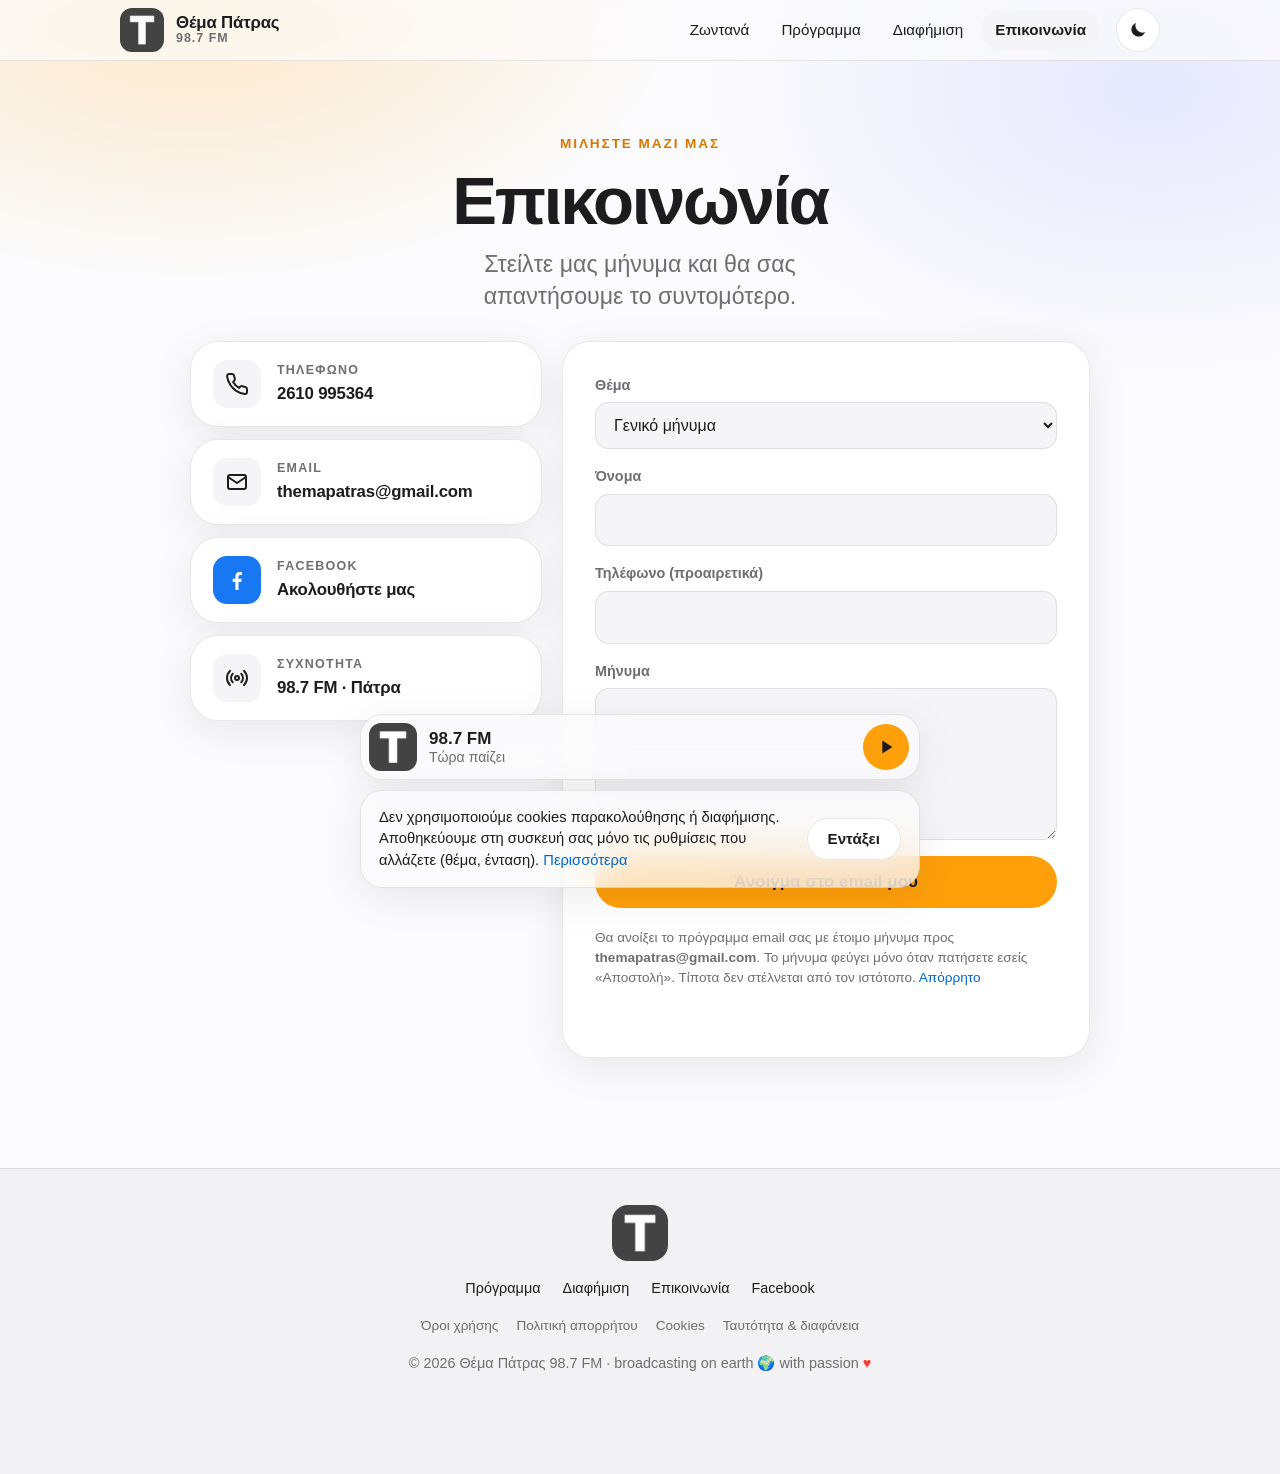
<file: epikoinonia/index.html>
<!DOCTYPE html>
<html lang="el">
<head>
<meta charset="utf-8">
<meta name="viewport" content="width=device-width, initial-scale=1, viewport-fit=cover">
<title>Επικοινωνία · Θέμα Πάτρας 98.7 FM</title>
<meta name="description" content="Επικοινωνήστε με το Θέμα Πάτρας 98.7 FM: τηλέφωνο, email και φόρμα μηνύματος για διαφήμιση, πρόγραμμα και γενικά θέματα.">
<meta name="robots" content="index,follow,max-image-preview:large">
<link rel="canonical" href="https://themapatras.gr/epikoinonia/">
<meta name="google-site-verification" content="m3Zw3w_O_yiJUSuFVRw_NWfstfQjdAw9A45Jegm-8Cs">
<meta name="google-site-verification" content="yTBYfgMC26Wfd1XUpqg7AM-ij6wWCcRrdTERNCoykKg">
<meta name="theme-color" content="#fbfbfd">
<meta name="color-scheme" content="light dark">
<meta name="apple-mobile-web-app-capable" content="yes">
<meta name="mobile-web-app-capable" content="yes">
<meta name="apple-mobile-web-app-title" content="Θέμα 98.7">
<meta property="og:type" content="website">
<meta property="og:site_name" content="Θέμα Πάτρας 98.7 FM">
<meta property="og:title" content="Επικοινωνία · Θέμα Πάτρας 98.7 FM">
<meta property="og:description" content="Επικοινωνήστε με το Θέμα Πάτρας 98.7 FM: τηλέφωνο, email και φόρμα μηνύματος για διαφήμιση, πρόγραμμα και γενικά θέματα.">
<meta property="og:url" content="https://themapatras.gr/epikoinonia/">
<meta property="og:image" content="https://themapatras.gr/images/og-image.png">
<meta property="og:locale" content="el_GR">
<meta name="twitter:card" content="summary_large_image">
<meta name="twitter:title" content="Επικοινωνία · Θέμα Πάτρας 98.7 FM">
<meta name="twitter:description" content="Επικοινωνήστε με το Θέμα Πάτρας 98.7 FM: τηλέφωνο, email και φόρμα μηνύματος για διαφήμιση, πρόγραμμα και γενικά θέματα.">
<meta name="twitter:image" content="https://themapatras.gr/images/og-image.png">
<meta property="og:image:width" content="1200">
<meta property="og:image:height" content="630">
<meta property="og:image:alt" content="Θέμα Πάτρας 98.7 FM">
<link rel="icon" href="/favicon.ico" sizes="48x48">
<link rel="icon" type="image/png" sizes="32x32" href="/favicon-32x32.png">
<link rel="icon" type="image/png" sizes="16x16" href="/favicon-16x16.png">
<link rel="apple-touch-icon" sizes="180x180" href="/apple-touch-icon.png">
<link rel="manifest" href="/site.webmanifest">
<link rel="preconnect" href="https://radio.themapatras.gr">
<script>try{var t=localStorage.getItem('theme');if(t)document.documentElement.dataset.theme=t}catch(e){}</script>
<link rel="stylesheet" href="/style.css">
<script type="application/ld+json">{"@context":"https://schema.org","@graph":[{"@type":"Organization","@id":"https://themapatras.gr/#org","name":"Θέμα Πάτρας 98.7 FM","alternateName":"Thema Patras 98.7 FM","url":"https://themapatras.gr/","logo":"https://themapatras.gr/images/mark.png","email":"themapatras@gmail.com","telephone":"+302610995364","sameAs":["https://www.facebook.com/themapatras"]},{"@type":"WebSite","@id":"https://themapatras.gr/#site","url":"https://themapatras.gr/","name":"Θέμα Πάτρας 98.7 FM","inLanguage":"el-GR","publisher":{"@id":"https://themapatras.gr/#org"}},{"@type":"RadioBroadcastService","@id":"https://themapatras.gr/#radio","name":"Θέμα Πάτρας 98.7 FM","alternateName":"Thema Patras 98.7 FM","url":"https://themapatras.gr/","slogan":"Be different","description":"Ραδιοφωνικός σταθμός της Πάτρας με ξένη alternative και top 40 μουσική.","inLanguage":"el-GR","broadcastDisplayName":"Θέμα Πάτρας 98.7 FM","broadcastFrequency":{"@type":"BroadcastFrequencySpecification","broadcastFrequencyValue":"98.7","broadcastSignalModulation":"FM"},"areaServed":{"@type":"City","name":"Πάτρα"},"broadcaster":{"@id":"https://themapatras.gr/#org"}}]}</script>
<script type="application/ld+json">{"@context":"https://schema.org","@type":"BreadcrumbList","itemListElement":[{"@type":"ListItem","position":1,"name":"Θέμα Πάτρας 98.7 FM","item":"https://themapatras.gr/"},{"@type":"ListItem","position":2,"name":"Επικοινωνία","item":"https://themapatras.gr/epikoinonia/"}]}</script>
</head>
<body data-route="epikoinonia">
<a class="skip" href="#main">Μετάβαση στο περιεχόμενο</a>
<div class="ambient" aria-hidden="true"><div class="ambient-art" id="ambient"></div></div>

<header class="nav" id="top">
  <div class="nav-in">
    <a class="brand" href="/" aria-label="Θέμα Πάτρας 98.7 FM, αρχική">
      <img src="/images/mark.png" width="44" height="44" alt="">
      <span><b>Θέμα Πάτρας</b><small>98.7 FM</small></span>
    </a>
    <nav class="links" aria-label="Κύριο μενού">
      <a href="/" data-r="home">Ζωντανά</a>
      <a href="/programma/" data-r="programma">Πρόγραμμα</a>
      <a href="/diafimisi/" data-r="diafimisi">Διαφήμιση</a>
      <a href="/epikoinonia/" data-r="epikoinonia">Επικοινωνία</a>
    </nav>
    <div class="nav-actions">
      <button id="theme" class="icon-btn" type="button" aria-label="Εναλλαγή φωτεινού και σκούρου θέματος">
        <svg class="i-moon" viewBox="0 0 24 24" aria-hidden="true"><path d="M20.5 14.5A8.5 8.5 0 0 1 9.5 3.5a8.5 8.5 0 1 0 11 11z"/></svg>
        <svg class="i-sun" viewBox="0 0 24 24" aria-hidden="true"><circle cx="12" cy="12" r="4.2"/><path d="M12 2v2.5M12 19.5V22M2 12h2.5M19.5 12H22M4.9 4.9l1.8 1.8M17.3 17.3l1.8 1.8M4.9 19.1l1.8-1.8M17.3 6.7l1.8-1.8" stroke="currentColor" stroke-width="1.8" stroke-linecap="round" fill="none"/></svg>
      </button>
      <button id="burger" class="icon-btn burger" type="button" aria-label="Μενού" aria-expanded="false" aria-controls="menu"><span></span><span></span></button>
    </div>
  </div>
</header>
<nav id="menu" class="menu" hidden aria-label="Μενού κινητού">
  <a href="/" data-r="home">Ζωντανά</a>
  <a href="/programma/" data-r="programma">Πρόγραμμα</a>
  <a href="/diafimisi/" data-r="diafimisi">Διαφήμιση</a>
  <a href="/epikoinonia/" data-r="epikoinonia">Επικοινωνία</a>
</nav>

<main id="main">

<!-- ============ ΑΡΧΙΚΗ ============ -->
<section class="view" id="v-home" data-title="Θέμα Πάτρας 98.7 FM · Ραδιόφωνο Πάτρας, ακούστε ζωντανά" data-desc="Ακούστε ζωντανά το Θέμα Πάτρας 98.7 FM, ραδιόφωνο της Πάτρας με ξένη alternative και top 40 μουσική και αναμετάδοση του Mega News 104,6. Στους 98.7 FM και online." hidden>
  <div class="hero">
    <img class="hero-mark" src="/images/mark.png" width="120" height="120" alt="Λογότυπο Θέμα Πάτρας">
    <p class="eyebrow">Ραδιόφωνο Πάτρας · 98.7 FM</p>
    <h1 tabindex="-1">Be different.</h1>
    <p class="lead">Ο ραδιοφωνικός σταθμός της Πάτρας: ξένη alternative &amp; top 40 μουσική όλη μέρα και αναμετάδοση του Mega News 104,6 στις ώρες του προγράμματος. Ζωντανά στους 98.7 FM και online.</p>
    <div class="cta">
      <button class="btn primary" type="button" data-play id="hero-play">Ακούστε τώρα</button>
      <a class="btn" href="/programma/">Δείτε το πρόγραμμα</a>
    </div>
  </div>

  <section class="card player" id="player" aria-label="Ζωντανή αναπαραγωγή">
    <div class="art"><img id="art" src="/images/mark.png" alt="Εξώφυλλο τραγουδιού" width="400" height="400"></div>
    <div class="info">
      <span class="live"><i></i> LIVE</span>
      <p class="label" id="label">Τώρα παίζει</p>
      <p class="title" id="title" aria-live="polite">Πατήστε play για να ακούσετε</p>
      <p class="artist" id="artist"></p>
      <div class="controls">
        <button id="play" class="play" type="button" aria-label="Αναπαραγωγή ζωντανά" data-play>
          <svg class="i-play" viewBox="0 0 24 24" aria-hidden="true"><path d="M8 5v14l11-7z"/></svg>
          <svg class="i-pause" viewBox="0 0 24 24" aria-hidden="true"><path d="M7 7h10v10H7z"/></svg>
          <span class="spin" aria-hidden="true"></span>
        </button>
        <div class="eq" aria-hidden="true"><b></b><b></b><b></b><b></b><b></b></div>
        <label class="vol"><span class="sr">Ένταση</span>
          <svg viewBox="0 0 24 24" aria-hidden="true"><path d="M3 10v4h4l5 5V5L7 10zm13.5 2a4.5 4.5 0 0 0-2.5-4v8a4.5 4.5 0 0 0 2.5-4z"/></svg>
          <input id="vol" type="range" min="0" max="1" step="0.01" value="0.8">
        </label>
      </div>
      <p class="status" id="status" role="status"></p>
    </div>
  </section>

  <div class="nownext reveal">
    <div class="tile"><p class="k">Τώρα στο πρόγραμμα</p><p class="v" id="now-t">—</p><p class="s" id="now-s"></p></div>
    <div class="tile"><p class="k">Στη συνέχεια</p><p class="v" id="next-t">—</p><p class="s" id="next-s"></p></div>
  </div>

  <div class="bento">
    <article class="tile big warm reveal"><h2>Alternative &amp; Top 40</h2><p>Ξένη μουσική, μόνο hits. Από το πρωί μέχρι το βράδυ, όποτε δεν αναμεταδίδουμε.</p></article>
    <article class="tile big cool reveal"><h2>Mega News 104,6</h2><p>Αναμετάδοση επιλεγμένων εκπομπών<span data-rec> και ηχογραφημένες εκπομπές το βράδυ</span>. <a href="/programma/">Δείτε τις ώρες →</a></p></article>
    <div class="freq-card reveal">
      <p class="fc-k">Και στα FM</p>
      <p class="fc-num">98.7<small>MHz</small></p>
      <p class="fc-s">στην Πάτρα</p>
      <div class="dial" aria-hidden="true"><div class="ticks"></div><i></i><div class="scale"><span>88</span><span>98</span><span>108</span></div></div>
    </div>
    <article class="tile wide reveal"><h2>Θέλετε να ακουστείτε;</h2><p>Διαφημιστείτε στον σταθμό μας.</p><a class="btn small" href="/diafimisi/">Μάθετε περισσότερα</a></article>
  </div>
</section>

<!-- ============ ΠΡΟΓΡΑΜΜΑ ============ -->
<section class="view" id="v-programma" data-title="Πρόγραμμα · Θέμα Πάτρας 98.7 FM" data-desc="Το πρόγραμμα του Θέμα Πάτρας 98.7 FM ανά ημέρα: ξένη alternative και top 40 μουσική και οι ώρες αναμετάδοσης του Mega News 104,6." hidden data-lazy>
</section>

<!-- ============ ΔΙΑΦΗΜΙΣΗ ============ -->
<section class="view" id="v-diafimisi" data-title="Διαφήμιση στο ραδιόφωνο, Πάτρα · Θέμα Πάτρας 98.7 FM" data-desc="Διαφημιστείτε στο Θέμα Πάτρας 98.7 FM. Διαφημιστικά πακέτα στα μέτρα της επιχείρησής σας για να φτάσετε στους ακροατές μας στην Πάτρα." hidden data-lazy>
</section>

<!-- ============ ΕΠΙΚΟΙΝΩΝΙΑ ============ -->
<section class="view" id="v-epikoinonia" data-title="Επικοινωνία · Θέμα Πάτρας 98.7 FM" data-desc="Επικοινωνήστε με το Θέμα Πάτρας 98.7 FM: τηλέφωνο, email και φόρμα μηνύματος για διαφήμιση, πρόγραμμα και γενικά θέματα.">
  <header class="pagehead"><p class="eyebrow">Μιλήστε μαζί μας</p><h1 tabindex="-1">Επικοινωνία</h1>
    <p class="lead">Στείλτε μας μήνυμα και θα σας απαντήσουμε το συντομότερο.</p></header>
  <div class="two">
    <div class="stack">
      <a class="tile link" href="tel:+302610995364"><span class="ic"><svg viewBox="0 0 24 24" aria-hidden="true"><path d="M22 16.9v3a2 2 0 0 1-2.2 2 19.8 19.8 0 0 1-8.6-3.1 19.5 19.5 0 0 1-6-6A19.8 19.8 0 0 1 2.1 4.2 2 2 0 0 1 4.1 2h3a2 2 0 0 1 2 1.7c.1 1 .4 1.9.7 2.8a2 2 0 0 1-.5 2.1L8.1 9.9a16 16 0 0 0 6 6l1.3-1.3a2 2 0 0 1 2.1-.4c.9.3 1.8.6 2.8.7a2 2 0 0 1 1.7 2z"/></svg></span><span class="lt"><span class="k">Τηλέφωνο</span><span class="v">2610 995364</span></span></a>
      <a class="tile link" href="mailto:themapatras@gmail.com"><span class="ic"><svg viewBox="0 0 24 24" aria-hidden="true"><rect x="3" y="5" width="18" height="14" rx="2"/><path d="m3 7 9 6 9-6"/></svg></span><span class="lt"><span class="k">Email</span><span class="v">themapatras@gmail.com</span></span></a>
      <a class="tile link" href="https://www.facebook.com/themapatras" target="_blank" rel="noopener"><span class="ic ic-fb"><svg viewBox="0 0 24 24" aria-hidden="true"><path d="M13.5 22v-8h2.7l.5-3.2h-3.2V8.7c0-.9.4-1.7 1.8-1.7H17V4.2S15.7 4 14.5 4C12 4 10.4 5.5 10.4 8.3v2.5H7.7V14h2.7v8z"/></svg></span><span class="lt"><span class="k">Facebook</span><span class="v">Ακολουθήστε μας</span></span></a>
      <div class="tile link static"><span class="ic"><svg viewBox="0 0 24 24" aria-hidden="true"><circle cx="12" cy="12" r="2"/><path d="M16.24 7.76a6 6 0 0 1 0 8.49m-8.48-.01a6 6 0 0 1 0-8.49m11.31-2.82a10 10 0 0 1 0 14.14m-14.14 0a10 10 0 0 1 0-14.14"/></svg></span><span class="lt"><span class="k">Συχνότητα</span><span class="v">98.7 FM · Πάτρα</span></span></div>
    </div>
    <form id="cform" class="card" novalidate>
      <label>Θέμα
        <select name="topic">
          <option>Γενικό μήνυμα</option>
          <option>Διαφήμιση</option>
          <option>Πρόταση για το πρόγραμμα</option>
          <option>Τεχνικό πρόβλημα</option>
        </select>
      </label>
      <label>Όνομα<input name="name" required maxlength="80" autocomplete="name"></label>
      <label>Τηλέφωνο (προαιρετικά)<input name="phone" type="tel" maxlength="30" autocomplete="tel" inputmode="tel"></label>
      <label>Μήνυμα<textarea name="message" rows="5" required maxlength="1500"></textarea></label>
      <button class="btn primary" type="submit">Άνοιγμα στο email μου</button>
      <p class="cnote">Θα ανοίξει το πρόγραμμα email σας με έτοιμο μήνυμα προς <strong>themapatras@gmail.com</strong>. Το μήνυμα φεύγει μόνο όταν πατήσετε εσείς «Αποστολή». Τίποτα δεν στέλνεται από τον ιστότοπο. <a href="/aporrito/">Απόρρητο</a></p>
      <p class="cstatus" id="cstatus" role="status"></p>
      <button class="btn small" type="button" id="ccopy" hidden>Αντιγραφή μηνύματος</button>
    </form>
  </div>
</section>

<!-- ============ ΟΡΟΙ ΧΡΗΣΗΣ ============ -->
<section class="view" id="v-oroi-xrisis" data-title="Όροι Χρήσης · Θέμα Πάτρας 98.7 FM" data-desc="Οι όροι χρήσης του ιστότοπου themapatras.gr του ραδιοφωνικού σταθμού Θέμα Πάτρας 98.7 FM." hidden data-lazy>
</section>

<!-- ============ ΑΠΟΡΡΗΤΟ ============ -->
<section class="view" id="v-aporrito" data-title="Πολιτική Απορρήτου · Θέμα Πάτρας 98.7 FM" data-desc="Πώς το Θέμα Πάτρας 98.7 FM επεξεργάζεται προσωπικά δεδομένα στον ιστότοπο themapatras.gr και ποια δικαιώματα έχετε σύμφωνα με τον ΓΚΠΔ." hidden data-lazy>
</section>

<!-- ============ COOKIES ============ -->
<section class="view" id="v-cookies" data-title="Πολιτική Cookies · Θέμα Πάτρας 98.7 FM" data-desc="Ο ιστότοπος themapatras.gr δεν χρησιμοποιεί cookies. Δείτε ποιες προτιμήσεις αποθηκεύονται τοπικά στη συσκευή σας." hidden data-lazy>
</section>

<!-- ============ ΤΑΥΤΟΤΗΤΑ ============ -->
<section class="view" id="v-taytotita" data-title="Ταυτότητα και διαφάνεια · Θέμα Πάτρας 98.7 FM" data-desc="Στοιχεία του φορέα που λειτουργεί το Θέμα Πάτρας 98.7 FM: επωνυμία, έδρα, μητρώα, ΕΣΡ και διαφάνεια ιδιοκτησίας." hidden data-lazy>
</section>

</main>

<footer class="foot">
  <div class="foot-in">
    <img src="/images/mark.png" width="56" height="56" alt="">
    <p class="weather" id="weather" hidden></p>
    <nav class="flinks" aria-label="Υποσέλιδο">
      <a href="/programma/">Πρόγραμμα</a><a href="/diafimisi/">Διαφήμιση</a><a href="/epikoinonia/">Επικοινωνία</a>
      <a href="https://www.facebook.com/themapatras" target="_blank" rel="noopener">Facebook</a>
    </nav>
    <nav class="flinks legal" aria-label="Νομικά">
      <a href="/oroi-xrisis/">Όροι χρήσης</a><a href="/aporrito/">Πολιτική απορρήτου</a><a href="/cookies/">Cookies</a><a href="/taytotita/">Ταυτότητα &amp; διαφάνεια</a>
    </nav>
    <p class="copy">© <span id="year">2026</span> Θέμα Πάτρας 98.7 FM · broadcasting on earth 🌍 with passion <span class="heart">♥</span></p>
  </div>
</footer>

<!-- Μόνιμος mini player (εμφανίζεται σε όλες τις σελίδες εκτός της αρχικής) -->
<div class="mini" id="mini" role="region" aria-label="Ζωντανό ραδιόφωνο">
  <img id="mart" src="/images/mark.png" width="48" height="48" alt="">
  <a class="mtxt" href="/" aria-label="Μετάβαση στο player"><b id="mtitle">Θέμα Πάτρας 98.7</b><span id="martist">Πατήστε play</span></a>
  <button class="play sm" id="mini-play" type="button" aria-label="Αναπαραγωγή ζωντανά" data-play>
    <svg class="i-play" viewBox="0 0 24 24" aria-hidden="true"><path d="M8 5v14l11-7z"/></svg>
    <svg class="i-pause" viewBox="0 0 24 24" aria-hidden="true"><path d="M7 7h10v10H7z"/></svg>
    <span class="spin" aria-hidden="true"></span>
  </button>
</div>

<aside class="notice" id="notice" role="region" aria-label="Ενημέρωση για αποθήκευση ρυθμίσεων" hidden>
  <p>Δεν χρησιμοποιούμε cookies παρακολούθησης ή διαφήμισης. Αποθηκεύουμε στη συσκευή σας μόνο τις ρυθμίσεις που αλλάζετε (θέμα, ένταση). <a href="/cookies/">Περισσότερα</a></p>
  <button type="button" class="btn small" id="notice-ok">Εντάξει</button>
</aside>

<dialog class="modal" id="infod" aria-labelledby="infod-h">
  <div class="mhead"><h2 id="infod-h">Ηχογραφημένες εκπομπές</h2><button type="button" class="x" id="infod-x" aria-label="Κλείσιμο">✕</button></div>
  <div id="infod-b"></div>
</dialog>

<audio id="audio" preload="none" playsinline x-webkit-airplay="allow"></audio>
<noscript><p style="text-align:center;padding:16px">Ενεργοποιήστε το JavaScript για να ακούσετε ζωντανά.</p></noscript>
<script src="/app.js" defer></script>
</body>
</html>
</file>
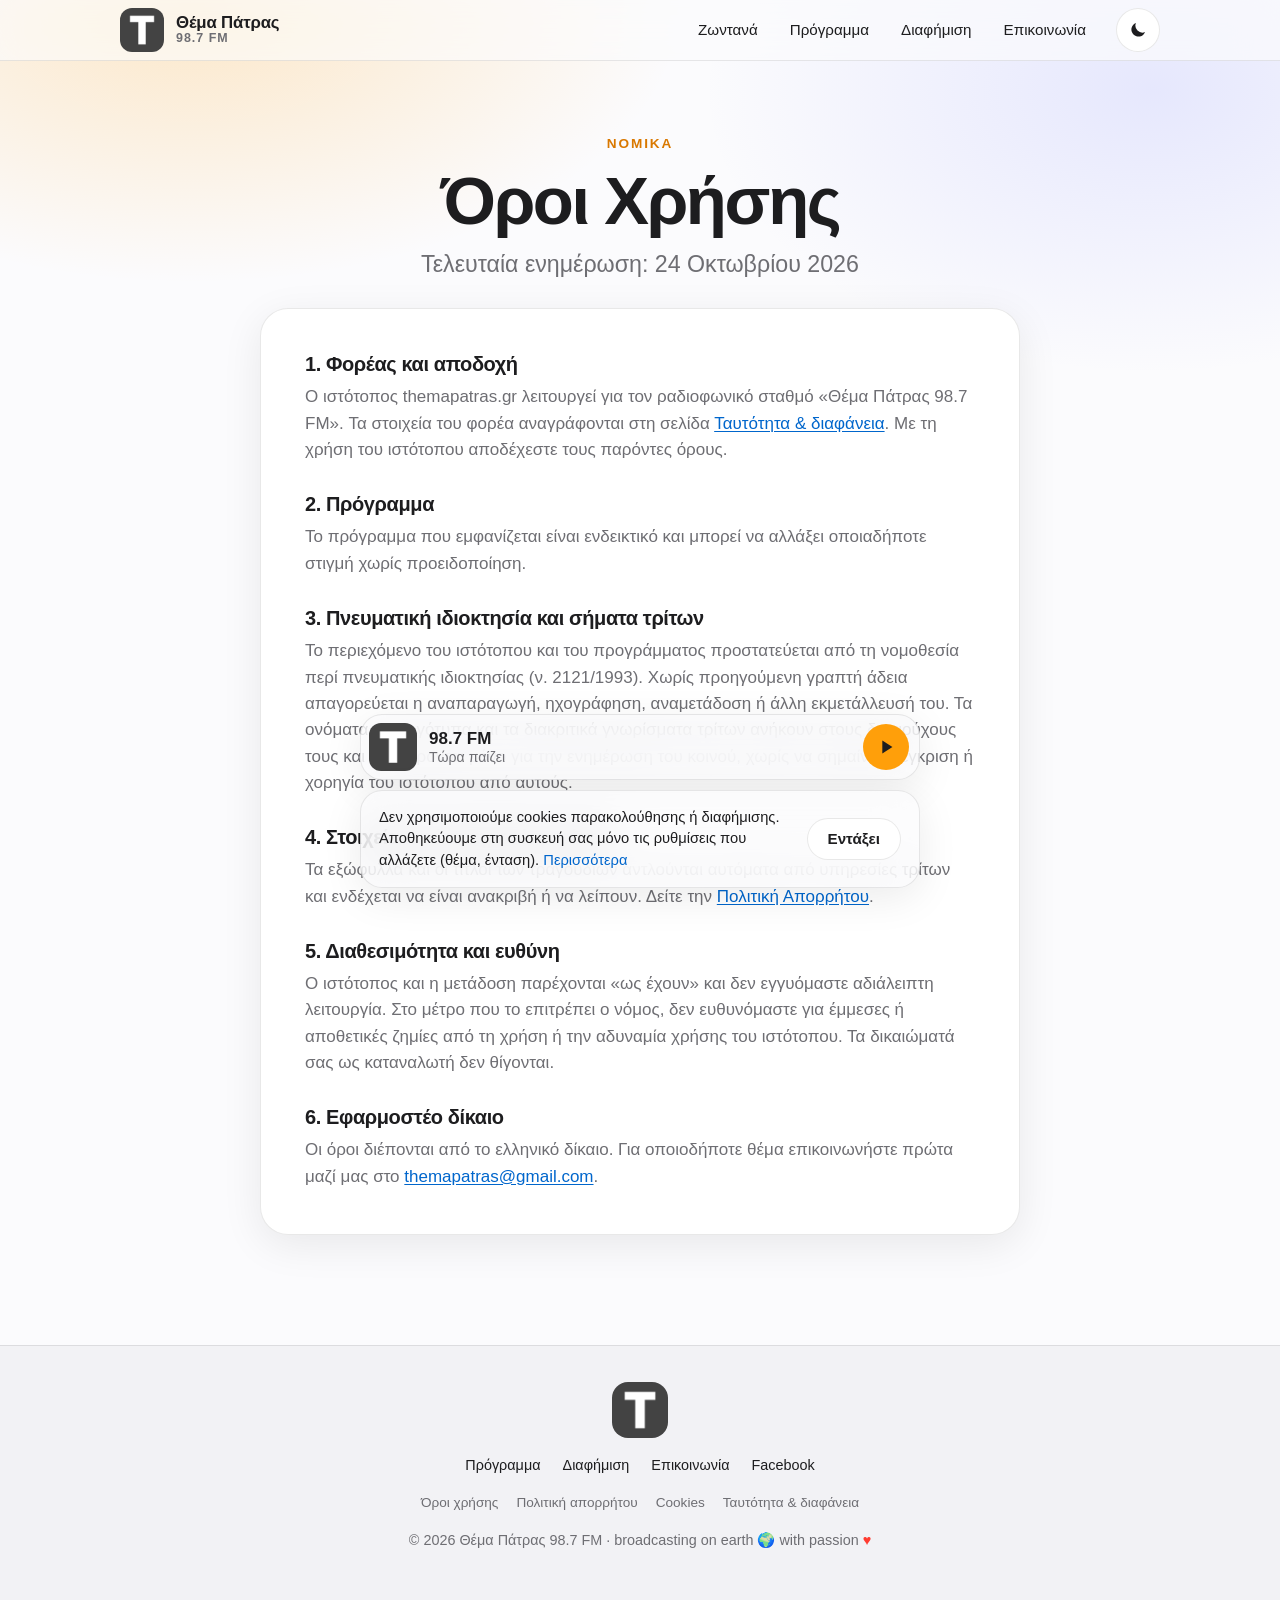
<file: oroi-xrisis/index.html>
<!DOCTYPE html>
<html lang="el">
<head>
<meta charset="utf-8">
<meta name="viewport" content="width=device-width, initial-scale=1, viewport-fit=cover">
<title>Όροι Χρήσης · Θέμα Πάτρας 98.7 FM</title>
<meta name="description" content="Οι όροι χρήσης του ιστότοπου themapatras.gr του ραδιοφωνικού σταθμού Θέμα Πάτρας 98.7 FM.">
<meta name="robots" content="index,follow,max-image-preview:large">
<link rel="canonical" href="https://themapatras.gr/oroi-xrisis/">
<meta name="google-site-verification" content="m3Zw3w_O_yiJUSuFVRw_NWfstfQjdAw9A45Jegm-8Cs">
<meta name="google-site-verification" content="yTBYfgMC26Wfd1XUpqg7AM-ij6wWCcRrdTERNCoykKg">
<meta name="theme-color" content="#fbfbfd">
<meta name="color-scheme" content="light dark">
<meta name="apple-mobile-web-app-capable" content="yes">
<meta name="mobile-web-app-capable" content="yes">
<meta name="apple-mobile-web-app-title" content="Θέμα 98.7">
<meta property="og:type" content="website">
<meta property="og:site_name" content="Θέμα Πάτρας 98.7 FM">
<meta property="og:title" content="Όροι Χρήσης · Θέμα Πάτρας 98.7 FM">
<meta property="og:description" content="Οι όροι χρήσης του ιστότοπου themapatras.gr του ραδιοφωνικού σταθμού Θέμα Πάτρας 98.7 FM.">
<meta property="og:url" content="https://themapatras.gr/oroi-xrisis/">
<meta property="og:image" content="https://themapatras.gr/images/og-image.png">
<meta property="og:locale" content="el_GR">
<meta name="twitter:card" content="summary_large_image">
<meta name="twitter:title" content="Όροι Χρήσης · Θέμα Πάτρας 98.7 FM">
<meta name="twitter:description" content="Οι όροι χρήσης του ιστότοπου themapatras.gr του ραδιοφωνικού σταθμού Θέμα Πάτρας 98.7 FM.">
<meta name="twitter:image" content="https://themapatras.gr/images/og-image.png">
<meta property="og:image:width" content="1200">
<meta property="og:image:height" content="630">
<meta property="og:image:alt" content="Θέμα Πάτρας 98.7 FM">
<link rel="icon" href="/favicon.ico" sizes="48x48">
<link rel="icon" type="image/png" sizes="32x32" href="/favicon-32x32.png">
<link rel="icon" type="image/png" sizes="16x16" href="/favicon-16x16.png">
<link rel="apple-touch-icon" sizes="180x180" href="/apple-touch-icon.png">
<link rel="manifest" href="/site.webmanifest">
<link rel="preconnect" href="https://radio.themapatras.gr">
<script>try{var t=localStorage.getItem('theme');if(t)document.documentElement.dataset.theme=t}catch(e){}</script>
<link rel="stylesheet" href="/style.css">
<script type="application/ld+json">{"@context":"https://schema.org","@graph":[{"@type":"Organization","@id":"https://themapatras.gr/#org","name":"Θέμα Πάτρας 98.7 FM","alternateName":"Thema Patras 98.7 FM","url":"https://themapatras.gr/","logo":"https://themapatras.gr/images/mark.png","email":"themapatras@gmail.com","telephone":"+302610995364","sameAs":["https://www.facebook.com/themapatras"]},{"@type":"WebSite","@id":"https://themapatras.gr/#site","url":"https://themapatras.gr/","name":"Θέμα Πάτρας 98.7 FM","inLanguage":"el-GR","publisher":{"@id":"https://themapatras.gr/#org"}},{"@type":"RadioBroadcastService","@id":"https://themapatras.gr/#radio","name":"Θέμα Πάτρας 98.7 FM","alternateName":"Thema Patras 98.7 FM","url":"https://themapatras.gr/","slogan":"Be different","description":"Ραδιοφωνικός σταθμός της Πάτρας με ξένη alternative και top 40 μουσική.","inLanguage":"el-GR","broadcastDisplayName":"Θέμα Πάτρας 98.7 FM","broadcastFrequency":{"@type":"BroadcastFrequencySpecification","broadcastFrequencyValue":"98.7","broadcastSignalModulation":"FM"},"areaServed":{"@type":"City","name":"Πάτρα"},"broadcaster":{"@id":"https://themapatras.gr/#org"}}]}</script>
<script type="application/ld+json">{"@context":"https://schema.org","@type":"BreadcrumbList","itemListElement":[{"@type":"ListItem","position":1,"name":"Θέμα Πάτρας 98.7 FM","item":"https://themapatras.gr/"},{"@type":"ListItem","position":2,"name":"Όροι Χρήσης","item":"https://themapatras.gr/oroi-xrisis/"}]}</script>
</head>
<body data-route="oroi-xrisis">
<a class="skip" href="#main">Μετάβαση στο περιεχόμενο</a>
<div class="ambient" aria-hidden="true"><div class="ambient-art" id="ambient"></div></div>

<header class="nav" id="top">
  <div class="nav-in">
    <a class="brand" href="/" aria-label="Θέμα Πάτρας 98.7 FM, αρχική">
      <img src="/images/mark.png" width="44" height="44" alt="">
      <span><b>Θέμα Πάτρας</b><small>98.7 FM</small></span>
    </a>
    <nav class="links" aria-label="Κύριο μενού">
      <a href="/" data-r="home">Ζωντανά</a>
      <a href="/programma/" data-r="programma">Πρόγραμμα</a>
      <a href="/diafimisi/" data-r="diafimisi">Διαφήμιση</a>
      <a href="/epikoinonia/" data-r="epikoinonia">Επικοινωνία</a>
    </nav>
    <div class="nav-actions">
      <button id="theme" class="icon-btn" type="button" aria-label="Εναλλαγή φωτεινού και σκούρου θέματος">
        <svg class="i-moon" viewBox="0 0 24 24" aria-hidden="true"><path d="M20.5 14.5A8.5 8.5 0 0 1 9.5 3.5a8.5 8.5 0 1 0 11 11z"/></svg>
        <svg class="i-sun" viewBox="0 0 24 24" aria-hidden="true"><circle cx="12" cy="12" r="4.2"/><path d="M12 2v2.5M12 19.5V22M2 12h2.5M19.5 12H22M4.9 4.9l1.8 1.8M17.3 17.3l1.8 1.8M4.9 19.1l1.8-1.8M17.3 6.7l1.8-1.8" stroke="currentColor" stroke-width="1.8" stroke-linecap="round" fill="none"/></svg>
      </button>
      <button id="burger" class="icon-btn burger" type="button" aria-label="Μενού" aria-expanded="false" aria-controls="menu"><span></span><span></span></button>
    </div>
  </div>
</header>
<nav id="menu" class="menu" hidden aria-label="Μενού κινητού">
  <a href="/" data-r="home">Ζωντανά</a>
  <a href="/programma/" data-r="programma">Πρόγραμμα</a>
  <a href="/diafimisi/" data-r="diafimisi">Διαφήμιση</a>
  <a href="/epikoinonia/" data-r="epikoinonia">Επικοινωνία</a>
</nav>

<main id="main">

<!-- ============ ΑΡΧΙΚΗ ============ -->
<section class="view" id="v-home" data-title="Θέμα Πάτρας 98.7 FM · Ραδιόφωνο Πάτρας, ακούστε ζωντανά" data-desc="Ακούστε ζωντανά το Θέμα Πάτρας 98.7 FM, ραδιόφωνο της Πάτρας με ξένη alternative και top 40 μουσική και αναμετάδοση του Mega News 104,6. Στους 98.7 FM και online." hidden>
  <div class="hero">
    <img class="hero-mark" src="/images/mark.png" width="120" height="120" alt="Λογότυπο Θέμα Πάτρας">
    <p class="eyebrow">Ραδιόφωνο Πάτρας · 98.7 FM</p>
    <h1 tabindex="-1">Be different.</h1>
    <p class="lead">Ο ραδιοφωνικός σταθμός της Πάτρας: ξένη alternative &amp; top 40 μουσική όλη μέρα και αναμετάδοση του Mega News 104,6 στις ώρες του προγράμματος. Ζωντανά στους 98.7 FM και online.</p>
    <div class="cta">
      <button class="btn primary" type="button" data-play id="hero-play">Ακούστε τώρα</button>
      <a class="btn" href="/programma/">Δείτε το πρόγραμμα</a>
    </div>
  </div>

  <section class="card player" id="player" aria-label="Ζωντανή αναπαραγωγή">
    <div class="art"><img id="art" src="/images/mark.png" alt="Εξώφυλλο τραγουδιού" width="400" height="400"></div>
    <div class="info">
      <span class="live"><i></i> LIVE</span>
      <p class="label" id="label">Τώρα παίζει</p>
      <p class="title" id="title" aria-live="polite">Πατήστε play για να ακούσετε</p>
      <p class="artist" id="artist"></p>
      <div class="controls">
        <button id="play" class="play" type="button" aria-label="Αναπαραγωγή ζωντανά" data-play>
          <svg class="i-play" viewBox="0 0 24 24" aria-hidden="true"><path d="M8 5v14l11-7z"/></svg>
          <svg class="i-pause" viewBox="0 0 24 24" aria-hidden="true"><path d="M7 7h10v10H7z"/></svg>
          <span class="spin" aria-hidden="true"></span>
        </button>
        <div class="eq" aria-hidden="true"><b></b><b></b><b></b><b></b><b></b></div>
        <label class="vol"><span class="sr">Ένταση</span>
          <svg viewBox="0 0 24 24" aria-hidden="true"><path d="M3 10v4h4l5 5V5L7 10zm13.5 2a4.5 4.5 0 0 0-2.5-4v8a4.5 4.5 0 0 0 2.5-4z"/></svg>
          <input id="vol" type="range" min="0" max="1" step="0.01" value="0.8">
        </label>
      </div>
      <p class="status" id="status" role="status"></p>
    </div>
  </section>

  <div class="nownext reveal">
    <div class="tile"><p class="k">Τώρα στο πρόγραμμα</p><p class="v" id="now-t">—</p><p class="s" id="now-s"></p></div>
    <div class="tile"><p class="k">Στη συνέχεια</p><p class="v" id="next-t">—</p><p class="s" id="next-s"></p></div>
  </div>

  <div class="bento">
    <article class="tile big warm reveal"><h2>Alternative &amp; Top 40</h2><p>Ξένη μουσική, μόνο hits. Από το πρωί μέχρι το βράδυ, όποτε δεν αναμεταδίδουμε.</p></article>
    <article class="tile big cool reveal"><h2>Mega News 104,6</h2><p>Αναμετάδοση επιλεγμένων εκπομπών<span data-rec> και ηχογραφημένες εκπομπές το βράδυ</span>. <a href="/programma/">Δείτε τις ώρες →</a></p></article>
    <div class="freq-card reveal">
      <p class="fc-k">Και στα FM</p>
      <p class="fc-num">98.7<small>MHz</small></p>
      <p class="fc-s">στην Πάτρα</p>
      <div class="dial" aria-hidden="true"><div class="ticks"></div><i></i><div class="scale"><span>88</span><span>98</span><span>108</span></div></div>
    </div>
    <article class="tile wide reveal"><h2>Θέλετε να ακουστείτε;</h2><p>Διαφημιστείτε στον σταθμό μας.</p><a class="btn small" href="/diafimisi/">Μάθετε περισσότερα</a></article>
  </div>
</section>

<!-- ============ ΠΡΟΓΡΑΜΜΑ ============ -->
<section class="view" id="v-programma" data-title="Πρόγραμμα · Θέμα Πάτρας 98.7 FM" data-desc="Το πρόγραμμα του Θέμα Πάτρας 98.7 FM ανά ημέρα: ξένη alternative και top 40 μουσική και οι ώρες αναμετάδοσης του Mega News 104,6." hidden data-lazy>
</section>

<!-- ============ ΔΙΑΦΗΜΙΣΗ ============ -->
<section class="view" id="v-diafimisi" data-title="Διαφήμιση στο ραδιόφωνο, Πάτρα · Θέμα Πάτρας 98.7 FM" data-desc="Διαφημιστείτε στο Θέμα Πάτρας 98.7 FM. Διαφημιστικά πακέτα στα μέτρα της επιχείρησής σας για να φτάσετε στους ακροατές μας στην Πάτρα." hidden data-lazy>
</section>

<!-- ============ ΕΠΙΚΟΙΝΩΝΙΑ ============ -->
<section class="view" id="v-epikoinonia" data-title="Επικοινωνία · Θέμα Πάτρας 98.7 FM" data-desc="Επικοινωνήστε με το Θέμα Πάτρας 98.7 FM: τηλέφωνο, email και φόρμα μηνύματος για διαφήμιση, πρόγραμμα και γενικά θέματα." hidden data-lazy>
</section>

<!-- ============ ΟΡΟΙ ΧΡΗΣΗΣ ============ -->
<section class="view" id="v-oroi-xrisis" data-title="Όροι Χρήσης · Θέμα Πάτρας 98.7 FM" data-desc="Οι όροι χρήσης του ιστότοπου themapatras.gr του ραδιοφωνικού σταθμού Θέμα Πάτρας 98.7 FM.">
  <header class="pagehead"><p class="eyebrow">Νομικά</p><h1 tabindex="-1">Όροι Χρήσης</h1><p class="lead">Τελευταία ενημέρωση: 24 Οκτωβρίου 2026</p></header>
  <article class="card doc">
    <h2>1. Φορέας και αποδοχή</h2>
    <p>Ο ιστότοπος themapatras.gr λειτουργεί για τον ραδιοφωνικό σταθμό «Θέμα Πάτρας 98.7 FM». Τα στοιχεία του φορέα αναγράφονται στη σελίδα <a href="/taytotita/">Ταυτότητα &amp; διαφάνεια</a>. Με τη χρήση του ιστότοπου αποδέχεστε τους παρόντες όρους.</p>

    <h2>2. Πρόγραμμα</h2>
    <p>Το πρόγραμμα που εμφανίζεται είναι ενδεικτικό και μπορεί να αλλάξει οποιαδήποτε στιγμή χωρίς προειδοποίηση.</p>

    <h2>3. Πνευματική ιδιοκτησία και σήματα τρίτων</h2>
    <p>Το περιεχόμενο του ιστότοπου και του προγράμματος προστατεύεται από τη νομοθεσία περί πνευματικής ιδιοκτησίας (ν. 2121/1993). Χωρίς προηγούμενη γραπτή άδεια απαγορεύεται η αναπαραγωγή, ηχογράφηση, αναμετάδοση ή άλλη εκμετάλλευσή του. Τα ονόματα, τα λογότυπα και τα διακριτικά γνωρίσματα τρίτων ανήκουν στους δικαιούχους τους και αναφέρονται μόνο για την ενημέρωση του κοινού, χωρίς να σημαίνουν έγκριση ή χορηγία του ιστότοπου από αυτούς.</p>

    <h2>4. Στοιχεία από υπηρεσίες τρίτων</h2>
    <p>Τα εξώφυλλα και οι τίτλοι των τραγουδιών αντλούνται αυτόματα από υπηρεσίες τρίτων και ενδέχεται να είναι ανακριβή ή να λείπουν. Δείτε την <a href="/aporrito/">Πολιτική Απορρήτου</a>.</p>

    <h2>5. Διαθεσιμότητα και ευθύνη</h2>
    <p>Ο ιστότοπος και η μετάδοση παρέχονται «ως έχουν» και δεν εγγυόμαστε αδιάλειπτη λειτουργία. Στο μέτρο που το επιτρέπει ο νόμος, δεν ευθυνόμαστε για έμμεσες ή αποθετικές ζημίες από τη χρήση ή την αδυναμία χρήσης του ιστότοπου. Τα δικαιώματά σας ως καταναλωτή δεν θίγονται.</p>

    <h2>6. Εφαρμοστέο δίκαιο</h2>
    <p>Οι όροι διέπονται από το ελληνικό δίκαιο. Για οποιοδήποτε θέμα επικοινωνήστε πρώτα μαζί μας στο <a href="mailto:themapatras@gmail.com">themapatras@gmail.com</a>.</p>
  </article>
</section>

<!-- ============ ΑΠΟΡΡΗΤΟ ============ -->
<section class="view" id="v-aporrito" data-title="Πολιτική Απορρήτου · Θέμα Πάτρας 98.7 FM" data-desc="Πώς το Θέμα Πάτρας 98.7 FM επεξεργάζεται προσωπικά δεδομένα στον ιστότοπο themapatras.gr και ποια δικαιώματα έχετε σύμφωνα με τον ΓΚΠΔ." hidden data-lazy>
</section>

<!-- ============ COOKIES ============ -->
<section class="view" id="v-cookies" data-title="Πολιτική Cookies · Θέμα Πάτρας 98.7 FM" data-desc="Ο ιστότοπος themapatras.gr δεν χρησιμοποιεί cookies. Δείτε ποιες προτιμήσεις αποθηκεύονται τοπικά στη συσκευή σας." hidden data-lazy>
</section>

<!-- ============ ΤΑΥΤΟΤΗΤΑ ============ -->
<section class="view" id="v-taytotita" data-title="Ταυτότητα και διαφάνεια · Θέμα Πάτρας 98.7 FM" data-desc="Στοιχεία του φορέα που λειτουργεί το Θέμα Πάτρας 98.7 FM: επωνυμία, έδρα, μητρώα, ΕΣΡ και διαφάνεια ιδιοκτησίας." hidden data-lazy>
</section>

</main>

<footer class="foot">
  <div class="foot-in">
    <img src="/images/mark.png" width="56" height="56" alt="">
    <p class="weather" id="weather" hidden></p>
    <nav class="flinks" aria-label="Υποσέλιδο">
      <a href="/programma/">Πρόγραμμα</a><a href="/diafimisi/">Διαφήμιση</a><a href="/epikoinonia/">Επικοινωνία</a>
      <a href="https://www.facebook.com/themapatras" target="_blank" rel="noopener">Facebook</a>
    </nav>
    <nav class="flinks legal" aria-label="Νομικά">
      <a href="/oroi-xrisis/">Όροι χρήσης</a><a href="/aporrito/">Πολιτική απορρήτου</a><a href="/cookies/">Cookies</a><a href="/taytotita/">Ταυτότητα &amp; διαφάνεια</a>
    </nav>
    <p class="copy">© <span id="year">2026</span> Θέμα Πάτρας 98.7 FM · broadcasting on earth 🌍 with passion <span class="heart">♥</span></p>
  </div>
</footer>

<!-- Μόνιμος mini player (εμφανίζεται σε όλες τις σελίδες εκτός της αρχικής) -->
<div class="mini" id="mini" role="region" aria-label="Ζωντανό ραδιόφωνο">
  <img id="mart" src="/images/mark.png" width="48" height="48" alt="">
  <a class="mtxt" href="/" aria-label="Μετάβαση στο player"><b id="mtitle">Θέμα Πάτρας 98.7</b><span id="martist">Πατήστε play</span></a>
  <button class="play sm" id="mini-play" type="button" aria-label="Αναπαραγωγή ζωντανά" data-play>
    <svg class="i-play" viewBox="0 0 24 24" aria-hidden="true"><path d="M8 5v14l11-7z"/></svg>
    <svg class="i-pause" viewBox="0 0 24 24" aria-hidden="true"><path d="M7 7h10v10H7z"/></svg>
    <span class="spin" aria-hidden="true"></span>
  </button>
</div>

<aside class="notice" id="notice" role="region" aria-label="Ενημέρωση για αποθήκευση ρυθμίσεων" hidden>
  <p>Δεν χρησιμοποιούμε cookies παρακολούθησης ή διαφήμισης. Αποθηκεύουμε στη συσκευή σας μόνο τις ρυθμίσεις που αλλάζετε (θέμα, ένταση). <a href="/cookies/">Περισσότερα</a></p>
  <button type="button" class="btn small" id="notice-ok">Εντάξει</button>
</aside>

<dialog class="modal" id="infod" aria-labelledby="infod-h">
  <div class="mhead"><h2 id="infod-h">Ηχογραφημένες εκπομπές</h2><button type="button" class="x" id="infod-x" aria-label="Κλείσιμο">✕</button></div>
  <div id="infod-b"></div>
</dialog>

<audio id="audio" preload="none" playsinline x-webkit-airplay="allow"></audio>
<noscript><p style="text-align:center;padding:16px">Ενεργοποιήστε το JavaScript για να ακούσετε ζωντανά.</p></noscript>
<script src="/app.js" defer></script>
</body>
</html>
</file>
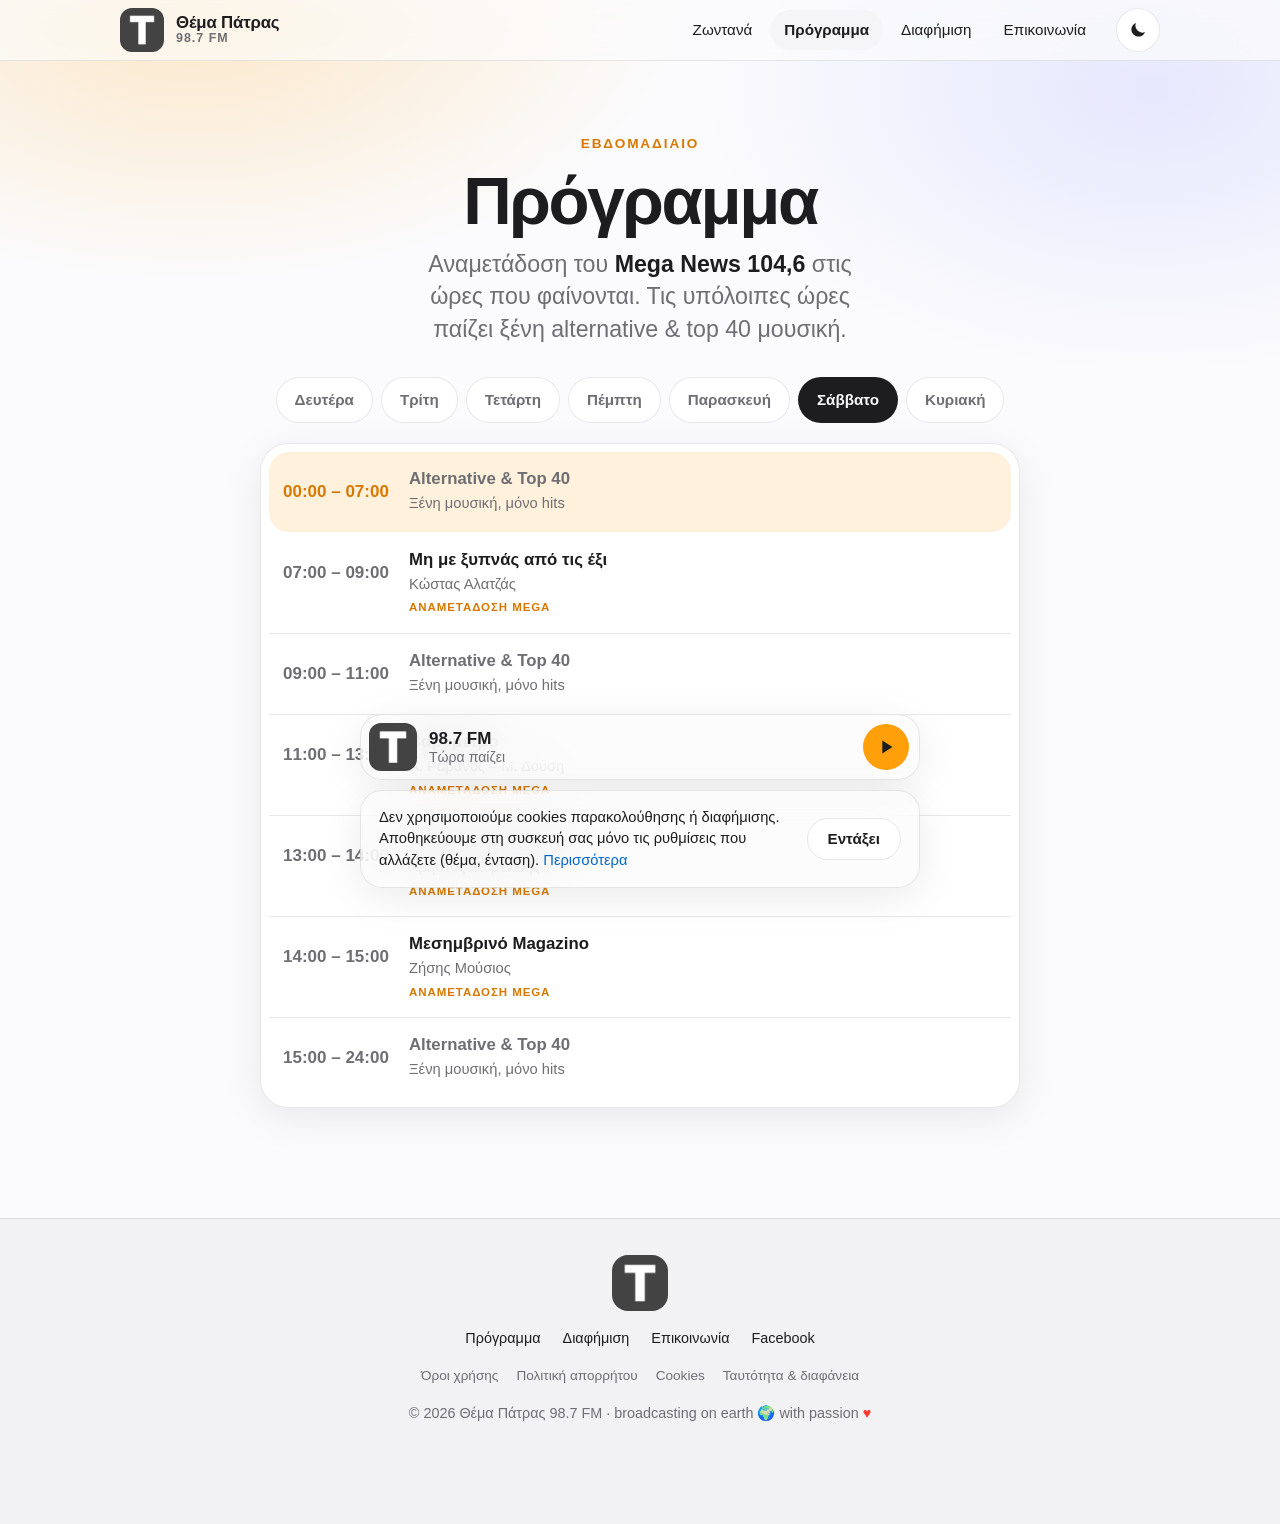
<file: programma/index.html>
<!DOCTYPE html>
<html lang="el">
<head>
<meta charset="utf-8">
<meta name="viewport" content="width=device-width, initial-scale=1, viewport-fit=cover">
<title>Πρόγραμμα · Θέμα Πάτρας 98.7 FM</title>
<meta name="description" content="Το πρόγραμμα του Θέμα Πάτρας 98.7 FM ανά ημέρα: ξένη alternative και top 40 μουσική και οι ώρες αναμετάδοσης του Mega News 104,6.">
<meta name="robots" content="index,follow,max-image-preview:large">
<link rel="canonical" href="https://themapatras.gr/programma/">
<meta name="google-site-verification" content="m3Zw3w_O_yiJUSuFVRw_NWfstfQjdAw9A45Jegm-8Cs">
<meta name="google-site-verification" content="yTBYfgMC26Wfd1XUpqg7AM-ij6wWCcRrdTERNCoykKg">
<meta name="theme-color" content="#fbfbfd">
<meta name="color-scheme" content="light dark">
<meta name="apple-mobile-web-app-capable" content="yes">
<meta name="mobile-web-app-capable" content="yes">
<meta name="apple-mobile-web-app-title" content="Θέμα 98.7">
<meta property="og:type" content="website">
<meta property="og:site_name" content="Θέμα Πάτρας 98.7 FM">
<meta property="og:title" content="Πρόγραμμα · Θέμα Πάτρας 98.7 FM">
<meta property="og:description" content="Το πρόγραμμα του Θέμα Πάτρας 98.7 FM ανά ημέρα: ξένη alternative και top 40 μουσική και οι ώρες αναμετάδοσης του Mega News 104,6.">
<meta property="og:url" content="https://themapatras.gr/programma/">
<meta property="og:image" content="https://themapatras.gr/images/og-image.png">
<meta property="og:locale" content="el_GR">
<meta name="twitter:card" content="summary_large_image">
<meta name="twitter:title" content="Πρόγραμμα · Θέμα Πάτρας 98.7 FM">
<meta name="twitter:description" content="Το πρόγραμμα του Θέμα Πάτρας 98.7 FM ανά ημέρα: ξένη alternative και top 40 μουσική και οι ώρες αναμετάδοσης του Mega News 104,6.">
<meta name="twitter:image" content="https://themapatras.gr/images/og-image.png">
<meta property="og:image:width" content="1200">
<meta property="og:image:height" content="630">
<meta property="og:image:alt" content="Θέμα Πάτρας 98.7 FM">
<link rel="icon" href="/favicon.ico" sizes="48x48">
<link rel="icon" type="image/png" sizes="32x32" href="/favicon-32x32.png">
<link rel="icon" type="image/png" sizes="16x16" href="/favicon-16x16.png">
<link rel="apple-touch-icon" sizes="180x180" href="/apple-touch-icon.png">
<link rel="manifest" href="/site.webmanifest">
<link rel="preconnect" href="https://radio.themapatras.gr">
<script>try{var t=localStorage.getItem('theme');if(t)document.documentElement.dataset.theme=t}catch(e){}</script>
<link rel="stylesheet" href="/style.css">
<script type="application/ld+json">{"@context":"https://schema.org","@graph":[{"@type":"Organization","@id":"https://themapatras.gr/#org","name":"Θέμα Πάτρας 98.7 FM","alternateName":"Thema Patras 98.7 FM","url":"https://themapatras.gr/","logo":"https://themapatras.gr/images/mark.png","email":"themapatras@gmail.com","telephone":"+302610995364","sameAs":["https://www.facebook.com/themapatras"]},{"@type":"WebSite","@id":"https://themapatras.gr/#site","url":"https://themapatras.gr/","name":"Θέμα Πάτρας 98.7 FM","inLanguage":"el-GR","publisher":{"@id":"https://themapatras.gr/#org"}},{"@type":"RadioBroadcastService","@id":"https://themapatras.gr/#radio","name":"Θέμα Πάτρας 98.7 FM","alternateName":"Thema Patras 98.7 FM","url":"https://themapatras.gr/","slogan":"Be different","description":"Ραδιοφωνικός σταθμός της Πάτρας με ξένη alternative και top 40 μουσική.","inLanguage":"el-GR","broadcastDisplayName":"Θέμα Πάτρας 98.7 FM","broadcastFrequency":{"@type":"BroadcastFrequencySpecification","broadcastFrequencyValue":"98.7","broadcastSignalModulation":"FM"},"areaServed":{"@type":"City","name":"Πάτρα"},"broadcaster":{"@id":"https://themapatras.gr/#org"}}]}</script>
<script type="application/ld+json">{"@context":"https://schema.org","@type":"BreadcrumbList","itemListElement":[{"@type":"ListItem","position":1,"name":"Θέμα Πάτρας 98.7 FM","item":"https://themapatras.gr/"},{"@type":"ListItem","position":2,"name":"Πρόγραμμα","item":"https://themapatras.gr/programma/"}]}</script>
</head>
<body data-route="programma">
<a class="skip" href="#main">Μετάβαση στο περιεχόμενο</a>
<div class="ambient" aria-hidden="true"><div class="ambient-art" id="ambient"></div></div>

<header class="nav" id="top">
  <div class="nav-in">
    <a class="brand" href="/" aria-label="Θέμα Πάτρας 98.7 FM, αρχική">
      <img src="/images/mark.png" width="44" height="44" alt="">
      <span><b>Θέμα Πάτρας</b><small>98.7 FM</small></span>
    </a>
    <nav class="links" aria-label="Κύριο μενού">
      <a href="/" data-r="home">Ζωντανά</a>
      <a href="/programma/" data-r="programma">Πρόγραμμα</a>
      <a href="/diafimisi/" data-r="diafimisi">Διαφήμιση</a>
      <a href="/epikoinonia/" data-r="epikoinonia">Επικοινωνία</a>
    </nav>
    <div class="nav-actions">
      <button id="theme" class="icon-btn" type="button" aria-label="Εναλλαγή φωτεινού και σκούρου θέματος">
        <svg class="i-moon" viewBox="0 0 24 24" aria-hidden="true"><path d="M20.5 14.5A8.5 8.5 0 0 1 9.5 3.5a8.5 8.5 0 1 0 11 11z"/></svg>
        <svg class="i-sun" viewBox="0 0 24 24" aria-hidden="true"><circle cx="12" cy="12" r="4.2"/><path d="M12 2v2.5M12 19.5V22M2 12h2.5M19.5 12H22M4.9 4.9l1.8 1.8M17.3 17.3l1.8 1.8M4.9 19.1l1.8-1.8M17.3 6.7l1.8-1.8" stroke="currentColor" stroke-width="1.8" stroke-linecap="round" fill="none"/></svg>
      </button>
      <button id="burger" class="icon-btn burger" type="button" aria-label="Μενού" aria-expanded="false" aria-controls="menu"><span></span><span></span></button>
    </div>
  </div>
</header>
<nav id="menu" class="menu" hidden aria-label="Μενού κινητού">
  <a href="/" data-r="home">Ζωντανά</a>
  <a href="/programma/" data-r="programma">Πρόγραμμα</a>
  <a href="/diafimisi/" data-r="diafimisi">Διαφήμιση</a>
  <a href="/epikoinonia/" data-r="epikoinonia">Επικοινωνία</a>
</nav>

<main id="main">

<!-- ============ ΑΡΧΙΚΗ ============ -->
<section class="view" id="v-home" data-title="Θέμα Πάτρας 98.7 FM · Ραδιόφωνο Πάτρας, ακούστε ζωντανά" data-desc="Ακούστε ζωντανά το Θέμα Πάτρας 98.7 FM, ραδιόφωνο της Πάτρας με ξένη alternative και top 40 μουσική και αναμετάδοση του Mega News 104,6. Στους 98.7 FM και online." hidden>
  <div class="hero">
    <img class="hero-mark" src="/images/mark.png" width="120" height="120" alt="Λογότυπο Θέμα Πάτρας">
    <p class="eyebrow">Ραδιόφωνο Πάτρας · 98.7 FM</p>
    <h1 tabindex="-1">Be different.</h1>
    <p class="lead">Ο ραδιοφωνικός σταθμός της Πάτρας: ξένη alternative &amp; top 40 μουσική όλη μέρα και αναμετάδοση του Mega News 104,6 στις ώρες του προγράμματος. Ζωντανά στους 98.7 FM και online.</p>
    <div class="cta">
      <button class="btn primary" type="button" data-play id="hero-play">Ακούστε τώρα</button>
      <a class="btn" href="/programma/">Δείτε το πρόγραμμα</a>
    </div>
  </div>

  <section class="card player" id="player" aria-label="Ζωντανή αναπαραγωγή">
    <div class="art"><img id="art" src="/images/mark.png" alt="Εξώφυλλο τραγουδιού" width="400" height="400"></div>
    <div class="info">
      <span class="live"><i></i> LIVE</span>
      <p class="label" id="label">Τώρα παίζει</p>
      <p class="title" id="title" aria-live="polite">Πατήστε play για να ακούσετε</p>
      <p class="artist" id="artist"></p>
      <div class="controls">
        <button id="play" class="play" type="button" aria-label="Αναπαραγωγή ζωντανά" data-play>
          <svg class="i-play" viewBox="0 0 24 24" aria-hidden="true"><path d="M8 5v14l11-7z"/></svg>
          <svg class="i-pause" viewBox="0 0 24 24" aria-hidden="true"><path d="M7 7h10v10H7z"/></svg>
          <span class="spin" aria-hidden="true"></span>
        </button>
        <div class="eq" aria-hidden="true"><b></b><b></b><b></b><b></b><b></b></div>
        <label class="vol"><span class="sr">Ένταση</span>
          <svg viewBox="0 0 24 24" aria-hidden="true"><path d="M3 10v4h4l5 5V5L7 10zm13.5 2a4.5 4.5 0 0 0-2.5-4v8a4.5 4.5 0 0 0 2.5-4z"/></svg>
          <input id="vol" type="range" min="0" max="1" step="0.01" value="0.8">
        </label>
      </div>
      <p class="status" id="status" role="status"></p>
    </div>
  </section>

  <div class="nownext reveal">
    <div class="tile"><p class="k">Τώρα στο πρόγραμμα</p><p class="v" id="now-t">—</p><p class="s" id="now-s"></p></div>
    <div class="tile"><p class="k">Στη συνέχεια</p><p class="v" id="next-t">—</p><p class="s" id="next-s"></p></div>
  </div>

  <div class="bento">
    <article class="tile big warm reveal"><h2>Alternative &amp; Top 40</h2><p>Ξένη μουσική, μόνο hits. Από το πρωί μέχρι το βράδυ, όποτε δεν αναμεταδίδουμε.</p></article>
    <article class="tile big cool reveal"><h2>Mega News 104,6</h2><p>Αναμετάδοση επιλεγμένων εκπομπών<span data-rec> και ηχογραφημένες εκπομπές το βράδυ</span>. <a href="/programma/">Δείτε τις ώρες →</a></p></article>
    <div class="freq-card reveal">
      <p class="fc-k">Και στα FM</p>
      <p class="fc-num">98.7<small>MHz</small></p>
      <p class="fc-s">στην Πάτρα</p>
      <div class="dial" aria-hidden="true"><div class="ticks"></div><i></i><div class="scale"><span>88</span><span>98</span><span>108</span></div></div>
    </div>
    <article class="tile wide reveal"><h2>Θέλετε να ακουστείτε;</h2><p>Διαφημιστείτε στον σταθμό μας.</p><a class="btn small" href="/diafimisi/">Μάθετε περισσότερα</a></article>
  </div>
</section>

<!-- ============ ΠΡΟΓΡΑΜΜΑ ============ -->
<section class="view" id="v-programma" data-title="Πρόγραμμα · Θέμα Πάτρας 98.7 FM" data-desc="Το πρόγραμμα του Θέμα Πάτρας 98.7 FM ανά ημέρα: ξένη alternative και top 40 μουσική και οι ώρες αναμετάδοσης του Mega News 104,6.">
  <header class="pagehead"><p class="eyebrow">Εβδομαδιαίο</p><h1 tabindex="-1">Πρόγραμμα</h1>
    <p class="lead">Αναμετάδοση του <strong>Mega News 104,6</strong> στις ώρες που φαίνονται<span data-rec> και ηχογραφημένες εκπομπές το βράδυ</span>. Τις υπόλοιπες ώρες παίζει ξένη alternative &amp; top 40 μουσική.</p></header>
  <div class="seg" id="tabs" role="tablist" aria-label="Ημέρα"></div>
  <ul class="plist card" id="plist"></ul>
</section>

<!-- ============ ΔΙΑΦΗΜΙΣΗ ============ -->
<section class="view" id="v-diafimisi" data-title="Διαφήμιση στο ραδιόφωνο, Πάτρα · Θέμα Πάτρας 98.7 FM" data-desc="Διαφημιστείτε στο Θέμα Πάτρας 98.7 FM. Διαφημιστικά πακέτα στα μέτρα της επιχείρησής σας για να φτάσετε στους ακροατές μας στην Πάτρα." hidden data-lazy>
</section>

<!-- ============ ΕΠΙΚΟΙΝΩΝΙΑ ============ -->
<section class="view" id="v-epikoinonia" data-title="Επικοινωνία · Θέμα Πάτρας 98.7 FM" data-desc="Επικοινωνήστε με το Θέμα Πάτρας 98.7 FM: τηλέφωνο, email και φόρμα μηνύματος για διαφήμιση, πρόγραμμα και γενικά θέματα." hidden data-lazy>
</section>

<!-- ============ ΟΡΟΙ ΧΡΗΣΗΣ ============ -->
<section class="view" id="v-oroi-xrisis" data-title="Όροι Χρήσης · Θέμα Πάτρας 98.7 FM" data-desc="Οι όροι χρήσης του ιστότοπου themapatras.gr του ραδιοφωνικού σταθμού Θέμα Πάτρας 98.7 FM." hidden data-lazy>
</section>

<!-- ============ ΑΠΟΡΡΗΤΟ ============ -->
<section class="view" id="v-aporrito" data-title="Πολιτική Απορρήτου · Θέμα Πάτρας 98.7 FM" data-desc="Πώς το Θέμα Πάτρας 98.7 FM επεξεργάζεται προσωπικά δεδομένα στον ιστότοπο themapatras.gr και ποια δικαιώματα έχετε σύμφωνα με τον ΓΚΠΔ." hidden data-lazy>
</section>

<!-- ============ COOKIES ============ -->
<section class="view" id="v-cookies" data-title="Πολιτική Cookies · Θέμα Πάτρας 98.7 FM" data-desc="Ο ιστότοπος themapatras.gr δεν χρησιμοποιεί cookies. Δείτε ποιες προτιμήσεις αποθηκεύονται τοπικά στη συσκευή σας." hidden data-lazy>
</section>

<!-- ============ ΤΑΥΤΟΤΗΤΑ ============ -->
<section class="view" id="v-taytotita" data-title="Ταυτότητα και διαφάνεια · Θέμα Πάτρας 98.7 FM" data-desc="Στοιχεία του φορέα που λειτουργεί το Θέμα Πάτρας 98.7 FM: επωνυμία, έδρα, μητρώα, ΕΣΡ και διαφάνεια ιδιοκτησίας." hidden data-lazy>
</section>

</main>

<footer class="foot">
  <div class="foot-in">
    <img src="/images/mark.png" width="56" height="56" alt="">
    <p class="weather" id="weather" hidden></p>
    <nav class="flinks" aria-label="Υποσέλιδο">
      <a href="/programma/">Πρόγραμμα</a><a href="/diafimisi/">Διαφήμιση</a><a href="/epikoinonia/">Επικοινωνία</a>
      <a href="https://www.facebook.com/themapatras" target="_blank" rel="noopener">Facebook</a>
    </nav>
    <nav class="flinks legal" aria-label="Νομικά">
      <a href="/oroi-xrisis/">Όροι χρήσης</a><a href="/aporrito/">Πολιτική απορρήτου</a><a href="/cookies/">Cookies</a><a href="/taytotita/">Ταυτότητα &amp; διαφάνεια</a>
    </nav>
    <p class="copy">© <span id="year">2026</span> Θέμα Πάτρας 98.7 FM · broadcasting on earth 🌍 with passion <span class="heart">♥</span></p>
  </div>
</footer>

<!-- Μόνιμος mini player (εμφανίζεται σε όλες τις σελίδες εκτός της αρχικής) -->
<div class="mini" id="mini" role="region" aria-label="Ζωντανό ραδιόφωνο">
  <img id="mart" src="/images/mark.png" width="48" height="48" alt="">
  <a class="mtxt" href="/" aria-label="Μετάβαση στο player"><b id="mtitle">Θέμα Πάτρας 98.7</b><span id="martist">Πατήστε play</span></a>
  <button class="play sm" id="mini-play" type="button" aria-label="Αναπαραγωγή ζωντανά" data-play>
    <svg class="i-play" viewBox="0 0 24 24" aria-hidden="true"><path d="M8 5v14l11-7z"/></svg>
    <svg class="i-pause" viewBox="0 0 24 24" aria-hidden="true"><path d="M7 7h10v10H7z"/></svg>
    <span class="spin" aria-hidden="true"></span>
  </button>
</div>

<aside class="notice" id="notice" role="region" aria-label="Ενημέρωση για αποθήκευση ρυθμίσεων" hidden>
  <p>Δεν χρησιμοποιούμε cookies παρακολούθησης ή διαφήμισης. Αποθηκεύουμε στη συσκευή σας μόνο τις ρυθμίσεις που αλλάζετε (θέμα, ένταση). <a href="/cookies/">Περισσότερα</a></p>
  <button type="button" class="btn small" id="notice-ok">Εντάξει</button>
</aside>

<dialog class="modal" id="infod" aria-labelledby="infod-h">
  <div class="mhead"><h2 id="infod-h">Ηχογραφημένες εκπομπές</h2><button type="button" class="x" id="infod-x" aria-label="Κλείσιμο">✕</button></div>
  <div id="infod-b"></div>
</dialog>

<audio id="audio" preload="none" playsinline x-webkit-airplay="allow"></audio>
<noscript><p style="text-align:center;padding:16px">Ενεργοποιήστε το JavaScript για να ακούσετε ζωντανά.</p></noscript>
<script src="/app.js" defer></script>
</body>
</html>
</file>
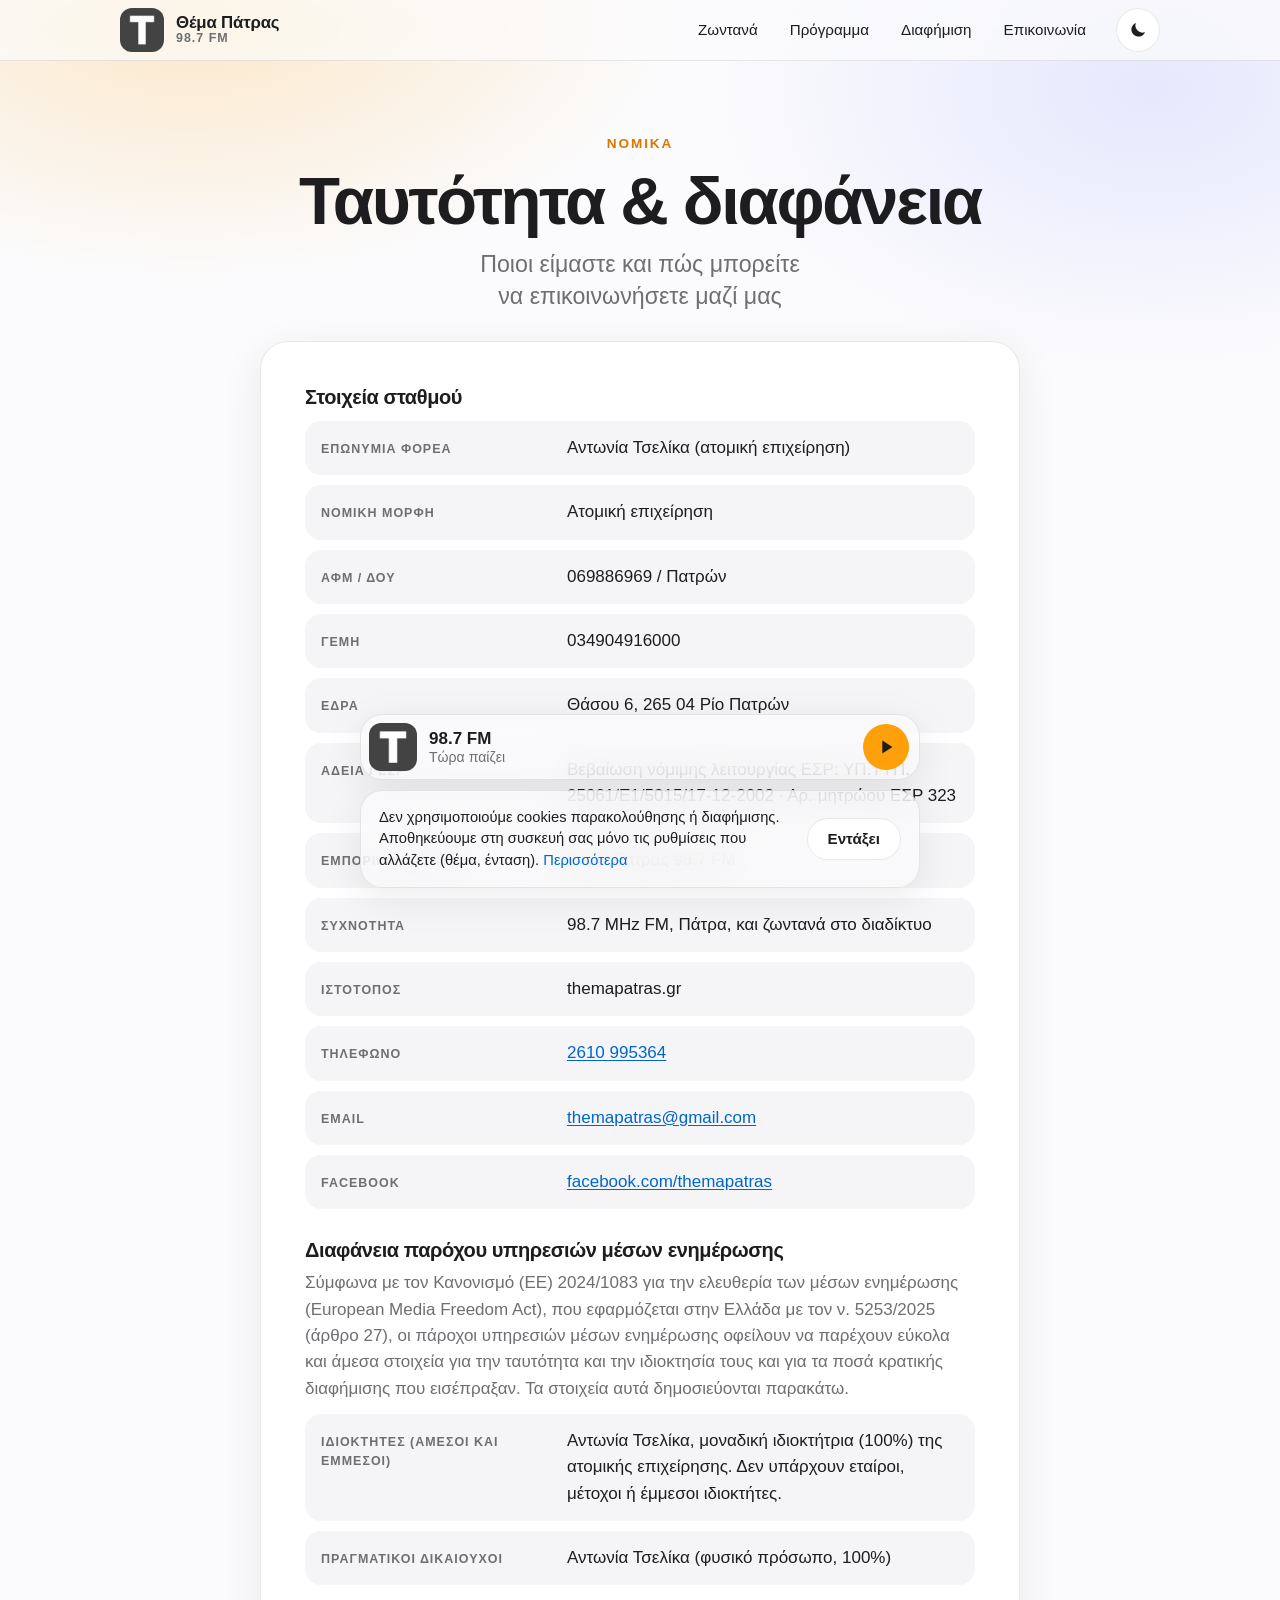
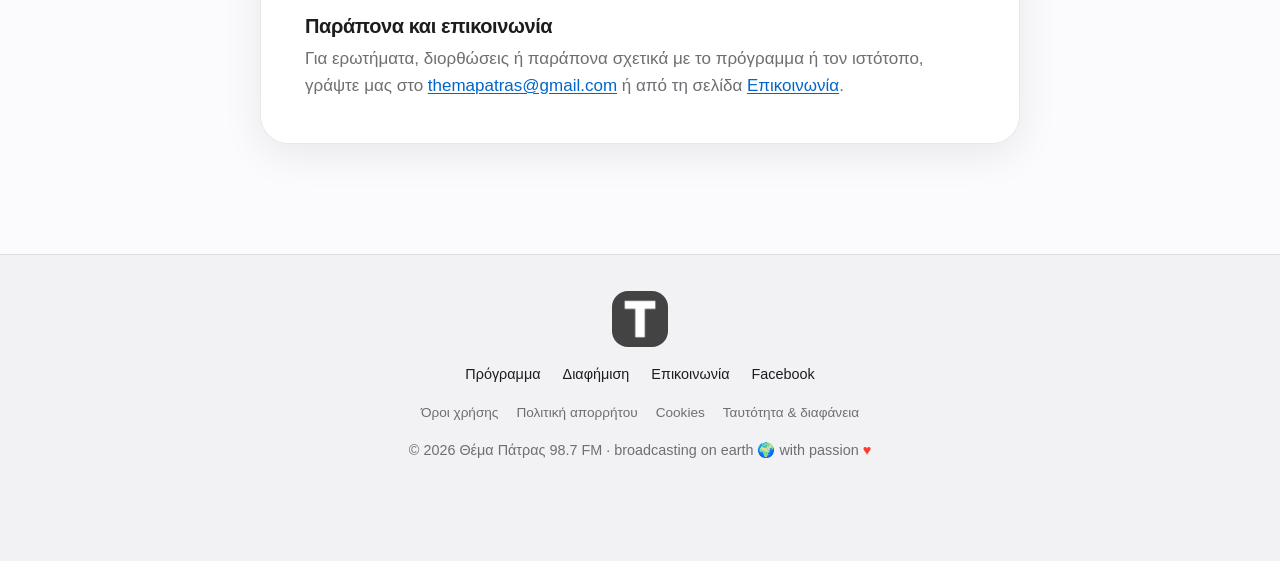
<file: taytotita/index.html>
<!DOCTYPE html>
<html lang="el">
<head>
<meta charset="utf-8">
<meta name="viewport" content="width=device-width, initial-scale=1, viewport-fit=cover">
<title>Ταυτότητα και διαφάνεια · Θέμα Πάτρας 98.7 FM</title>
<meta name="description" content="Στοιχεία του φορέα που λειτουργεί το Θέμα Πάτρας 98.7 FM: επωνυμία, έδρα, μητρώα, ΕΣΡ και διαφάνεια ιδιοκτησίας.">
<meta name="robots" content="index,follow,max-image-preview:large">
<link rel="canonical" href="https://themapatras.gr/taytotita/">
<meta name="google-site-verification" content="m3Zw3w_O_yiJUSuFVRw_NWfstfQjdAw9A45Jegm-8Cs">
<meta name="google-site-verification" content="yTBYfgMC26Wfd1XUpqg7AM-ij6wWCcRrdTERNCoykKg">
<meta name="theme-color" content="#fbfbfd">
<meta name="color-scheme" content="light dark">
<meta name="apple-mobile-web-app-capable" content="yes">
<meta name="mobile-web-app-capable" content="yes">
<meta name="apple-mobile-web-app-title" content="Θέμα 98.7">
<meta property="og:type" content="website">
<meta property="og:site_name" content="Θέμα Πάτρας 98.7 FM">
<meta property="og:title" content="Ταυτότητα και διαφάνεια · Θέμα Πάτρας 98.7 FM">
<meta property="og:description" content="Στοιχεία του φορέα που λειτουργεί το Θέμα Πάτρας 98.7 FM: επωνυμία, έδρα, μητρώα, ΕΣΡ και διαφάνεια ιδιοκτησίας.">
<meta property="og:url" content="https://themapatras.gr/taytotita/">
<meta property="og:image" content="https://themapatras.gr/images/og-image.png">
<meta property="og:locale" content="el_GR">
<meta name="twitter:card" content="summary_large_image">
<meta name="twitter:title" content="Ταυτότητα και διαφάνεια · Θέμα Πάτρας 98.7 FM">
<meta name="twitter:description" content="Στοιχεία του φορέα που λειτουργεί το Θέμα Πάτρας 98.7 FM: επωνυμία, έδρα, μητρώα, ΕΣΡ και διαφάνεια ιδιοκτησίας.">
<meta name="twitter:image" content="https://themapatras.gr/images/og-image.png">
<meta property="og:image:width" content="1200">
<meta property="og:image:height" content="630">
<meta property="og:image:alt" content="Θέμα Πάτρας 98.7 FM">
<link rel="icon" href="/favicon.ico" sizes="48x48">
<link rel="icon" type="image/png" sizes="32x32" href="/favicon-32x32.png">
<link rel="icon" type="image/png" sizes="16x16" href="/favicon-16x16.png">
<link rel="apple-touch-icon" sizes="180x180" href="/apple-touch-icon.png">
<link rel="manifest" href="/site.webmanifest">
<link rel="preconnect" href="https://radio.themapatras.gr">
<script>try{var t=localStorage.getItem('theme');if(t)document.documentElement.dataset.theme=t}catch(e){}</script>
<link rel="stylesheet" href="/style.css">
<script type="application/ld+json">{"@context":"https://schema.org","@graph":[{"@type":"Organization","@id":"https://themapatras.gr/#org","name":"Θέμα Πάτρας 98.7 FM","alternateName":"Thema Patras 98.7 FM","url":"https://themapatras.gr/","logo":"https://themapatras.gr/images/mark.png","email":"themapatras@gmail.com","telephone":"+302610995364","sameAs":["https://www.facebook.com/themapatras"]},{"@type":"WebSite","@id":"https://themapatras.gr/#site","url":"https://themapatras.gr/","name":"Θέμα Πάτρας 98.7 FM","inLanguage":"el-GR","publisher":{"@id":"https://themapatras.gr/#org"}},{"@type":"RadioBroadcastService","@id":"https://themapatras.gr/#radio","name":"Θέμα Πάτρας 98.7 FM","alternateName":"Thema Patras 98.7 FM","url":"https://themapatras.gr/","slogan":"Be different","description":"Ραδιοφωνικός σταθμός της Πάτρας με ξένη alternative και top 40 μουσική.","inLanguage":"el-GR","broadcastDisplayName":"Θέμα Πάτρας 98.7 FM","broadcastFrequency":{"@type":"BroadcastFrequencySpecification","broadcastFrequencyValue":"98.7","broadcastSignalModulation":"FM"},"areaServed":{"@type":"City","name":"Πάτρα"},"broadcaster":{"@id":"https://themapatras.gr/#org"}}]}</script>
<script type="application/ld+json">{"@context":"https://schema.org","@type":"BreadcrumbList","itemListElement":[{"@type":"ListItem","position":1,"name":"Θέμα Πάτρας 98.7 FM","item":"https://themapatras.gr/"},{"@type":"ListItem","position":2,"name":"Ταυτότητα και διαφάνεια","item":"https://themapatras.gr/taytotita/"}]}</script>
</head>
<body data-route="taytotita">
<a class="skip" href="#main">Μετάβαση στο περιεχόμενο</a>
<div class="ambient" aria-hidden="true"><div class="ambient-art" id="ambient"></div></div>

<header class="nav" id="top">
  <div class="nav-in">
    <a class="brand" href="/" aria-label="Θέμα Πάτρας 98.7 FM, αρχική">
      <img src="/images/mark.png" width="44" height="44" alt="">
      <span><b>Θέμα Πάτρας</b><small>98.7 FM</small></span>
    </a>
    <nav class="links" aria-label="Κύριο μενού">
      <a href="/" data-r="home">Ζωντανά</a>
      <a href="/programma/" data-r="programma">Πρόγραμμα</a>
      <a href="/diafimisi/" data-r="diafimisi">Διαφήμιση</a>
      <a href="/epikoinonia/" data-r="epikoinonia">Επικοινωνία</a>
    </nav>
    <div class="nav-actions">
      <button id="theme" class="icon-btn" type="button" aria-label="Εναλλαγή φωτεινού και σκούρου θέματος">
        <svg class="i-moon" viewBox="0 0 24 24" aria-hidden="true"><path d="M20.5 14.5A8.5 8.5 0 0 1 9.5 3.5a8.5 8.5 0 1 0 11 11z"/></svg>
        <svg class="i-sun" viewBox="0 0 24 24" aria-hidden="true"><circle cx="12" cy="12" r="4.2"/><path d="M12 2v2.5M12 19.5V22M2 12h2.5M19.5 12H22M4.9 4.9l1.8 1.8M17.3 17.3l1.8 1.8M4.9 19.1l1.8-1.8M17.3 6.7l1.8-1.8" stroke="currentColor" stroke-width="1.8" stroke-linecap="round" fill="none"/></svg>
      </button>
      <button id="burger" class="icon-btn burger" type="button" aria-label="Μενού" aria-expanded="false" aria-controls="menu"><span></span><span></span></button>
    </div>
  </div>
</header>
<nav id="menu" class="menu" hidden aria-label="Μενού κινητού">
  <a href="/" data-r="home">Ζωντανά</a>
  <a href="/programma/" data-r="programma">Πρόγραμμα</a>
  <a href="/diafimisi/" data-r="diafimisi">Διαφήμιση</a>
  <a href="/epikoinonia/" data-r="epikoinonia">Επικοινωνία</a>
</nav>

<main id="main">

<!-- ============ ΑΡΧΙΚΗ ============ -->
<section class="view" id="v-home" data-title="Θέμα Πάτρας 98.7 FM · Ραδιόφωνο Πάτρας, ακούστε ζωντανά" data-desc="Ακούστε ζωντανά το Θέμα Πάτρας 98.7 FM, ραδιόφωνο της Πάτρας με ξένη alternative και top 40 μουσική και αναμετάδοση του Mega News 104,6. Στους 98.7 FM και online." hidden>
  <div class="hero">
    <img class="hero-mark" src="/images/mark.png" width="120" height="120" alt="Λογότυπο Θέμα Πάτρας">
    <p class="eyebrow">Ραδιόφωνο Πάτρας · 98.7 FM</p>
    <h1 tabindex="-1">Be different.</h1>
    <p class="lead">Ο ραδιοφωνικός σταθμός της Πάτρας: ξένη alternative &amp; top 40 μουσική όλη μέρα και αναμετάδοση του Mega News 104,6 στις ώρες του προγράμματος. Ζωντανά στους 98.7 FM και online.</p>
    <div class="cta">
      <button class="btn primary" type="button" data-play id="hero-play">Ακούστε τώρα</button>
      <a class="btn" href="/programma/">Δείτε το πρόγραμμα</a>
    </div>
  </div>

  <section class="card player" id="player" aria-label="Ζωντανή αναπαραγωγή">
    <div class="art"><img id="art" src="/images/mark.png" alt="Εξώφυλλο τραγουδιού" width="400" height="400"></div>
    <div class="info">
      <span class="live"><i></i> LIVE</span>
      <p class="label" id="label">Τώρα παίζει</p>
      <p class="title" id="title" aria-live="polite">Πατήστε play για να ακούσετε</p>
      <p class="artist" id="artist"></p>
      <div class="controls">
        <button id="play" class="play" type="button" aria-label="Αναπαραγωγή ζωντανά" data-play>
          <svg class="i-play" viewBox="0 0 24 24" aria-hidden="true"><path d="M8 5v14l11-7z"/></svg>
          <svg class="i-pause" viewBox="0 0 24 24" aria-hidden="true"><path d="M7 7h10v10H7z"/></svg>
          <span class="spin" aria-hidden="true"></span>
        </button>
        <div class="eq" aria-hidden="true"><b></b><b></b><b></b><b></b><b></b></div>
        <label class="vol"><span class="sr">Ένταση</span>
          <svg viewBox="0 0 24 24" aria-hidden="true"><path d="M3 10v4h4l5 5V5L7 10zm13.5 2a4.5 4.5 0 0 0-2.5-4v8a4.5 4.5 0 0 0 2.5-4z"/></svg>
          <input id="vol" type="range" min="0" max="1" step="0.01" value="0.8">
        </label>
      </div>
      <p class="status" id="status" role="status"></p>
    </div>
  </section>

  <div class="nownext reveal">
    <div class="tile"><p class="k">Τώρα στο πρόγραμμα</p><p class="v" id="now-t">—</p><p class="s" id="now-s"></p></div>
    <div class="tile"><p class="k">Στη συνέχεια</p><p class="v" id="next-t">—</p><p class="s" id="next-s"></p></div>
  </div>

  <div class="bento">
    <article class="tile big warm reveal"><h2>Alternative &amp; Top 40</h2><p>Ξένη μουσική, μόνο hits. Από το πρωί μέχρι το βράδυ, όποτε δεν αναμεταδίδουμε.</p></article>
    <article class="tile big cool reveal"><h2>Mega News 104,6</h2><p>Αναμετάδοση επιλεγμένων εκπομπών<span data-rec> και ηχογραφημένες εκπομπές το βράδυ</span>. <a href="/programma/">Δείτε τις ώρες →</a></p></article>
    <div class="freq-card reveal">
      <p class="fc-k">Και στα FM</p>
      <p class="fc-num">98.7<small>MHz</small></p>
      <p class="fc-s">στην Πάτρα</p>
      <div class="dial" aria-hidden="true"><div class="ticks"></div><i></i><div class="scale"><span>88</span><span>98</span><span>108</span></div></div>
    </div>
    <article class="tile wide reveal"><h2>Θέλετε να ακουστείτε;</h2><p>Διαφημιστείτε στον σταθμό μας.</p><a class="btn small" href="/diafimisi/">Μάθετε περισσότερα</a></article>
  </div>
</section>

<!-- ============ ΠΡΟΓΡΑΜΜΑ ============ -->
<section class="view" id="v-programma" data-title="Πρόγραμμα · Θέμα Πάτρας 98.7 FM" data-desc="Το πρόγραμμα του Θέμα Πάτρας 98.7 FM ανά ημέρα: ξένη alternative και top 40 μουσική και οι ώρες αναμετάδοσης του Mega News 104,6." hidden data-lazy>
</section>

<!-- ============ ΔΙΑΦΗΜΙΣΗ ============ -->
<section class="view" id="v-diafimisi" data-title="Διαφήμιση στο ραδιόφωνο, Πάτρα · Θέμα Πάτρας 98.7 FM" data-desc="Διαφημιστείτε στο Θέμα Πάτρας 98.7 FM. Διαφημιστικά πακέτα στα μέτρα της επιχείρησής σας για να φτάσετε στους ακροατές μας στην Πάτρα." hidden data-lazy>
</section>

<!-- ============ ΕΠΙΚΟΙΝΩΝΙΑ ============ -->
<section class="view" id="v-epikoinonia" data-title="Επικοινωνία · Θέμα Πάτρας 98.7 FM" data-desc="Επικοινωνήστε με το Θέμα Πάτρας 98.7 FM: τηλέφωνο, email και φόρμα μηνύματος για διαφήμιση, πρόγραμμα και γενικά θέματα." hidden data-lazy>
</section>

<!-- ============ ΟΡΟΙ ΧΡΗΣΗΣ ============ -->
<section class="view" id="v-oroi-xrisis" data-title="Όροι Χρήσης · Θέμα Πάτρας 98.7 FM" data-desc="Οι όροι χρήσης του ιστότοπου themapatras.gr του ραδιοφωνικού σταθμού Θέμα Πάτρας 98.7 FM." hidden data-lazy>
</section>

<!-- ============ ΑΠΟΡΡΗΤΟ ============ -->
<section class="view" id="v-aporrito" data-title="Πολιτική Απορρήτου · Θέμα Πάτρας 98.7 FM" data-desc="Πώς το Θέμα Πάτρας 98.7 FM επεξεργάζεται προσωπικά δεδομένα στον ιστότοπο themapatras.gr και ποια δικαιώματα έχετε σύμφωνα με τον ΓΚΠΔ." hidden data-lazy>
</section>

<!-- ============ COOKIES ============ -->
<section class="view" id="v-cookies" data-title="Πολιτική Cookies · Θέμα Πάτρας 98.7 FM" data-desc="Ο ιστότοπος themapatras.gr δεν χρησιμοποιεί cookies. Δείτε ποιες προτιμήσεις αποθηκεύονται τοπικά στη συσκευή σας." hidden data-lazy>
</section>

<!-- ============ ΤΑΥΤΟΤΗΤΑ ============ -->
<section class="view" id="v-taytotita" data-title="Ταυτότητα και διαφάνεια · Θέμα Πάτρας 98.7 FM" data-desc="Στοιχεία του φορέα που λειτουργεί το Θέμα Πάτρας 98.7 FM: επωνυμία, έδρα, μητρώα, ΕΣΡ και διαφάνεια ιδιοκτησίας.">
  <header class="pagehead"><p class="eyebrow">Νομικά</p><h1 tabindex="-1">Ταυτότητα &amp; διαφάνεια</h1><p class="lead">Ποιοι είμαστε και πώς μπορείτε να επικοινωνήσετε μαζί μας</p></header>
  <article class="card doc">
    <h2>Στοιχεία σταθμού</h2>
    <dl class="kv" id="ident">
      <div><dt>Εμπορική επωνυμία</dt><dd>Θέμα Πάτρας 98.7 FM</dd></div>
      <div><dt>Συχνότητα</dt><dd>98.7 MHz FM, Πάτρα, και ζωντανά στο διαδίκτυο</dd></div>
      <div><dt>Ιστότοπος</dt><dd>themapatras.gr</dd></div>
      <div><dt>Τηλέφωνο</dt><dd><a href="tel:+302610995364">2610 995364</a></dd></div>
      <div><dt>Email</dt><dd><a href="mailto:themapatras@gmail.com">themapatras@gmail.com</a></dd></div>
      <div><dt>Facebook</dt><dd><a href="https://www.facebook.com/themapatras" target="_blank" rel="noopener">facebook.com/themapatras</a></dd></div>
    </dl>

    <h2>Διαφάνεια παρόχου υπηρεσιών μέσων ενημέρωσης</h2>
    <p>Σύμφωνα με τον Κανονισμό (ΕΕ) 2024/1083 για την ελευθερία των μέσων ενημέρωσης (European Media Freedom Act), που εφαρμόζεται στην Ελλάδα με τον ν. 5253/2025 (άρθρο 27), οι πάροχοι υπηρεσιών μέσων ενημέρωσης οφείλουν να παρέχουν εύκολα και άμεσα στοιχεία για την ταυτότητα και την ιδιοκτησία τους και για τα ποσά κρατικής διαφήμισης που εισέπραξαν. Τα στοιχεία αυτά δημοσιεύονται παρακάτω.</p>
    <dl class="kv" id="transp"></dl>

    <h2>Παράπονα και επικοινωνία</h2>
    <p>Για ερωτήματα, διορθώσεις ή παράπονα σχετικά με το πρόγραμμα ή τον ιστότοπο, γράψτε μας στο <a href="mailto:themapatras@gmail.com">themapatras@gmail.com</a> ή από τη σελίδα <a href="/epikoinonia/">Επικοινωνία</a>.</p>
  </article>
</section>

</main>

<footer class="foot">
  <div class="foot-in">
    <img src="/images/mark.png" width="56" height="56" alt="">
    <p class="weather" id="weather" hidden></p>
    <nav class="flinks" aria-label="Υποσέλιδο">
      <a href="/programma/">Πρόγραμμα</a><a href="/diafimisi/">Διαφήμιση</a><a href="/epikoinonia/">Επικοινωνία</a>
      <a href="https://www.facebook.com/themapatras" target="_blank" rel="noopener">Facebook</a>
    </nav>
    <nav class="flinks legal" aria-label="Νομικά">
      <a href="/oroi-xrisis/">Όροι χρήσης</a><a href="/aporrito/">Πολιτική απορρήτου</a><a href="/cookies/">Cookies</a><a href="/taytotita/">Ταυτότητα &amp; διαφάνεια</a>
    </nav>
    <p class="copy">© <span id="year">2026</span> Θέμα Πάτρας 98.7 FM · broadcasting on earth 🌍 with passion <span class="heart">♥</span></p>
  </div>
</footer>

<!-- Μόνιμος mini player (εμφανίζεται σε όλες τις σελίδες εκτός της αρχικής) -->
<div class="mini" id="mini" role="region" aria-label="Ζωντανό ραδιόφωνο">
  <img id="mart" src="/images/mark.png" width="48" height="48" alt="">
  <a class="mtxt" href="/" aria-label="Μετάβαση στο player"><b id="mtitle">Θέμα Πάτρας 98.7</b><span id="martist">Πατήστε play</span></a>
  <button class="play sm" id="mini-play" type="button" aria-label="Αναπαραγωγή ζωντανά" data-play>
    <svg class="i-play" viewBox="0 0 24 24" aria-hidden="true"><path d="M8 5v14l11-7z"/></svg>
    <svg class="i-pause" viewBox="0 0 24 24" aria-hidden="true"><path d="M7 7h10v10H7z"/></svg>
    <span class="spin" aria-hidden="true"></span>
  </button>
</div>

<aside class="notice" id="notice" role="region" aria-label="Ενημέρωση για αποθήκευση ρυθμίσεων" hidden>
  <p>Δεν χρησιμοποιούμε cookies παρακολούθησης ή διαφήμισης. Αποθηκεύουμε στη συσκευή σας μόνο τις ρυθμίσεις που αλλάζετε (θέμα, ένταση). <a href="/cookies/">Περισσότερα</a></p>
  <button type="button" class="btn small" id="notice-ok">Εντάξει</button>
</aside>

<dialog class="modal" id="infod" aria-labelledby="infod-h">
  <div class="mhead"><h2 id="infod-h">Ηχογραφημένες εκπομπές</h2><button type="button" class="x" id="infod-x" aria-label="Κλείσιμο">✕</button></div>
  <div id="infod-b"></div>
</dialog>

<audio id="audio" preload="none" playsinline x-webkit-airplay="allow"></audio>
<noscript><p style="text-align:center;padding:16px">Ενεργοποιήστε το JavaScript για να ακούσετε ζωντανά.</p></noscript>
<script src="/app.js" defer></script>
</body>
</html>
</file>
<file: style.css>
:root{
  --bg:#fbfbfd;--bg2:#f2f2f5;--card:#fff;--card2:#f5f5f7;--text:#1d1d1f;--muted:#6e6e73;--line:rgba(0,0,0,.09);
  --accent:#ff9f0a;--ink:#1d1d1f;--link:#0066cc;--shadow:0 10px 40px rgba(0,0,0,.08);--glass:rgba(251,251,253,.72);
  --amb1:rgba(255,159,10,.22);--amb2:rgba(120,130,255,.16);--artop:.32;
  --r:28px;--nav:60px;
  color-scheme:light;
}
:root[data-theme=dark]{
  --bg:#151517;--bg2:#1c1c1f;--card:#232326;--card2:#2a2a2e;--text:#f5f5f7;--muted:#a1a1a6;--line:rgba(255,255,255,.12);
  --link:#4da3ff;--shadow:0 10px 40px rgba(0,0,0,.35);--glass:rgba(21,21,23,.72);
  --amb1:rgba(255,159,10,.2);--amb2:rgba(100,110,255,.22);--artop:.42;color-scheme:dark;
}
@media(prefers-color-scheme:dark){
  :root:not([data-theme=light]){
    --bg:#151517;--bg2:#1c1c1f;--card:#232326;--card2:#2a2a2e;--text:#f5f5f7;--muted:#a1a1a6;--line:rgba(255,255,255,.12);
    --link:#4da3ff;--shadow:0 10px 40px rgba(0,0,0,.35);--glass:rgba(21,21,23,.72);
    --amb1:rgba(255,159,10,.2);--amb2:rgba(100,110,255,.22);--artop:.42;color-scheme:dark;
  }
}
*{box-sizing:border-box;margin:0}
html{-webkit-text-size-adjust:100%;overflow-x:hidden}
body{min-height:100dvh;background:var(--bg);color:var(--text);font:17px/1.55 -apple-system,BlinkMacSystemFont,"SF Pro Text","Segoe UI",Roboto,"Helvetica Neue",Arial,sans-serif;-webkit-font-smoothing:antialiased;overflow-x:hidden;display:flex;flex-direction:column}
a{color:var(--link);text-decoration:none}a:hover{text-decoration:underline}
img{max-width:100%}
.sr,.skip:not(:focus){position:absolute;width:1px;height:1px;overflow:hidden;clip:rect(0 0 0 0)}
.skip:focus{position:fixed;top:8px;left:8px;background:var(--accent);color:#000;padding:8px 14px;border-radius:10px;z-index:99}
:focus-visible{outline:3px solid var(--link);outline-offset:3px;border-radius:8px}

/* Φόντο */
.ambient{position:fixed;inset:0;z-index:-1;pointer-events:none;background:radial-gradient(55% 45% at 15% 0%,var(--amb1),transparent 70%),radial-gradient(50% 45% at 90% 10%,var(--amb2),transparent 70%),var(--bg)}
.ambient-art{position:absolute;inset:-15%;background-size:cover;background-position:center;filter:blur(90px) saturate(1.6);opacity:0;transition:opacity 1s}
.ambient-art.on{opacity:var(--artop)}

/* Πλοήγηση */
.nav{position:sticky;top:0;z-index:30;background:var(--glass);backdrop-filter:saturate(180%) blur(22px);-webkit-backdrop-filter:saturate(180%) blur(22px);border-bottom:1px solid var(--line);padding-top:env(safe-area-inset-top)}
.nav-in{max-width:1080px;margin:0 auto;height:var(--nav);padding:0 20px;display:flex;align-items:center;gap:16px}
.brand{display:flex;align-items:center;gap:12px;color:var(--text);margin-right:auto}.brand:hover{text-decoration:none}
.brand img{width:44px;height:44px;border-radius:12px;display:block}
.brand span{display:grid;line-height:1.1}.brand b{font-size:1.05rem;letter-spacing:-.01em}.brand small{color:var(--muted);font-size:.78rem;font-weight:600;letter-spacing:.08em}
.links{display:none;gap:4px}
.links a,.menu a{color:var(--text)}
.links a{padding:8px 14px;border-radius:999px;font-size:.95rem;font-weight:500}
.links a:hover{background:var(--card2);text-decoration:none}
a[aria-current=page]{font-weight:700}
.links a[aria-current=page]{background:var(--card2)}
.nav-actions{display:flex;gap:8px}
.icon-btn{width:44px;height:44px;border-radius:50%;border:1px solid var(--line);background:var(--card);color:var(--text);display:grid;place-items:center;cursor:pointer}
.icon-btn svg{width:20px;height:20px;fill:currentColor;grid-area:1/1}
.i-sun{display:none}
:root[data-theme=dark] .i-sun{display:block}:root[data-theme=dark] .i-moon{display:none}
@media(prefers-color-scheme:dark){:root:not([data-theme=light]) .i-sun{display:block}:root:not([data-theme=light]) .i-moon{display:none}}
.burger{align-content:center;gap:5px;padding:0 12px}
.burger span{display:block;height:2px;background:var(--text);border-radius:2px;transition:transform .25s}
.burger[aria-expanded=true] span:nth-child(1){transform:translateY(3.5px) rotate(45deg)}
.burger[aria-expanded=true] span:nth-child(2){transform:translateY(-3.5px) rotate(-45deg)}
.menu{position:fixed;inset:calc(var(--nav) + env(safe-area-inset-top)) 0 0;z-index:29;background:var(--bg);display:flex;flex-direction:column;padding:16px 24px;overflow:auto}
.menu[hidden]{display:none}
.menu a{font-size:2rem;font-weight:700;letter-spacing:-.02em;padding:18px 4px;border-bottom:1px solid var(--line)}
.menu a:hover{text-decoration:none;color:var(--link)}
@media(min-width:860px){.links{display:flex}.burger{display:none}}

/* Διάταξη */
main{flex:1;width:100%;max-width:1080px;margin:0 auto;padding:0 20px 56px}
.view[hidden]{display:none}
body:not([data-route=home]) main{padding-bottom:110px}
.eyebrow{font-size:.85rem;font-weight:700;letter-spacing:.14em;text-transform:uppercase;color:#d97800}
:root[data-theme=dark] .eyebrow{color:var(--accent)}
@media(prefers-color-scheme:dark){:root:not([data-theme=light]) .eyebrow{color:var(--accent)}}
h1{font-size:clamp(2.6rem,9vw,5.6rem);line-height:1.04;letter-spacing:-.035em;font-weight:800}
h2{font-size:clamp(1.3rem,3.4vw,1.8rem);line-height:1.15;letter-spacing:-.02em}
.lead{font-size:clamp(1.1rem,2.6vw,1.45rem);line-height:1.4;color:var(--muted);max-width:42ch;margin-inline:auto}
.lead strong{color:var(--text)}
.hero{text-align:center;padding:clamp(36px,8vw,88px) 0 clamp(28px,5vw,56px);display:grid;justify-items:center;gap:16px}
.hero-mark{width:clamp(96px,22vw,148px);height:auto;aspect-ratio:1;border-radius:26%;box-shadow:0 24px 60px rgba(0,0,0,.28);margin-bottom:8px}
.hero h1{background:linear-gradient(95deg,#ff9f0a,#ff453a 55%,#bf5af2);-webkit-background-clip:text;background-clip:text;color:transparent;padding-bottom:.08em}
.pagehead{text-align:center;padding:clamp(32px,7vw,72px) 0 28px;display:grid;gap:12px;justify-items:center}
.pagehead h1{font-size:clamp(2.2rem,7vw,4.2rem)}
.cta{display:flex;gap:12px;justify-content:center;flex-wrap:wrap;margin-top:8px}
.cta.center{margin-top:28px}
.btn{display:inline-flex;align-items:center;justify-content:center;gap:8px;min-height:48px;max-width:100%;padding:12px 26px;border-radius:999px;border:1px solid var(--line);background:var(--card);color:var(--text);font:inherit;font-weight:600;cursor:pointer;text-align:center;transition:transform .15s,box-shadow .2s}
.btn:hover{transform:translateY(-1px);text-decoration:none;box-shadow:var(--shadow)}
.btn.primary{background:var(--accent);border-color:transparent;color:var(--ink)}
.btn.small{min-height:40px;padding:8px 20px;font-size:.95rem;margin-top:12px}
.btn:disabled{opacity:.6;cursor:wait}

/* Κάρτες */
.card{background:var(--card);border:1px solid var(--line);border-radius:var(--r);box-shadow:var(--shadow)}
.tile{background:var(--card);border:1px solid var(--line);border-radius:var(--r);padding:clamp(22px,4vw,34px);box-shadow:var(--shadow);display:grid;align-content:start;gap:8px}
.tile p{color:var(--muted)}
.tile.warm{background:linear-gradient(135deg,#ffb340,#ff8a00);border:0}
.tile.cool{background:linear-gradient(135deg,#3a3d8f,#7a3cc7);border:0}
.tile.warm h2,.tile.warm p{color:#1d1d1f}.tile.cool h2,.tile.cool p{color:#fff}.tile.cool p{opacity:.9}.tile.cool a{color:#fff;text-decoration:underline}
.tile.big h2{font-size:clamp(1.6rem,4.4vw,2.4rem)}
.k{font-size:.78rem;font-weight:700;letter-spacing:.1em;text-transform:uppercase;color:var(--muted)}
.v{font-size:clamp(1.15rem,3vw,1.5rem);font-weight:700;letter-spacing:-.01em;color:var(--text);overflow-wrap:anywhere}
.s{font-size:.95rem;color:var(--muted)}
.ico{width:34px;height:34px;fill:var(--accent);color:var(--accent);margin-bottom:6px}
.bento{display:grid;grid-template-columns:minmax(0,1fr);gap:16px;margin-top:20px}
.nownext{display:grid;grid-template-columns:minmax(0,1fr);gap:16px;margin-top:20px}
.nownext .tile{background:var(--card2);box-shadow:none}
.stack{display:grid;gap:12px;align-content:start}
.tile.link{color:var(--text);transition:transform .15s}.tile.link:hover{text-decoration:none;transform:translateY(-2px)}
@media(min-width:720px){
  .bento{grid-template-columns:repeat(2,minmax(0,1fr))}
  .bento .wide{grid-column:1/-1;grid-template-columns:1fr;justify-items:start}
  .bento.three{grid-template-columns:repeat(3,minmax(0,1fr))}
  .nownext{grid-template-columns:repeat(2,minmax(0,1fr))}
}

/* Player */
.player{max-width:760px;margin:0 auto;padding:clamp(20px,4vw,32px);display:grid;gap:24px;justify-items:center;text-align:center}
.art{width:min(78vw,320px);aspect-ratio:1;border-radius:22px;background:var(--card2);overflow:hidden;box-shadow:0 22px 55px rgba(0,0,0,.3)}
.art img{width:100%;height:100%;object-fit:cover;display:block;transition:opacity .35s}
.info{width:100%;display:grid;gap:2px;justify-items:center;align-content:center}
.live{display:inline-flex;align-items:center;gap:8px;font-size:.75rem;letter-spacing:.14em;font-weight:800;color:var(--muted)}
.live i{width:8px;height:8px;border-radius:50%;background:#ff3b30;box-shadow:0 0 0 0 #ff3b30}
.playing .live i{animation:ping 1.6s infinite}
@keyframes ping{70%{box-shadow:0 0 0 8px transparent}}
.label{margin-top:12px;font-size:.78rem;letter-spacing:.12em;text-transform:uppercase;color:#d97800;font-weight:800}
:root[data-theme=dark] .label{color:var(--accent)}
@media(prefers-color-scheme:dark){:root:not([data-theme=light]) .label{color:var(--accent)}}
.title{font-size:clamp(1.3rem,3.6vw,1.9rem);font-weight:700;letter-spacing:-.02em;line-height:1.2;overflow-wrap:anywhere}
.artist{color:var(--muted);font-size:1.1rem;min-height:1.6em;overflow-wrap:anywhere}
.controls{display:flex;align-items:center;justify-content:center;gap:20px;margin-top:18px;flex-wrap:wrap}
.play{position:relative;width:76px;height:76px;border:0;border-radius:50%;background:var(--accent);color:#1d1d1f;cursor:pointer;display:grid;place-items:center;transition:transform .15s;box-shadow:0 10px 30px rgba(255,159,10,.4)}
.play:hover{transform:scale(1.06)}.play:active{transform:scale(.95)}
.play svg{width:34px;height:34px;fill:currentColor;grid-area:1/1}
.play.sm{width:46px;height:46px;box-shadow:none;flex:none}.play.sm svg{width:22px;height:22px}
.i-pause,.spin{display:none}
.playing .i-play,.loading .i-play{display:none}.playing .i-pause{display:block}
.spin{grid-area:1/1;width:100%;height:100%;border-radius:50%;border:3px solid transparent;border-top-color:#1d1d1f;animation:rot .8s linear infinite}
.loading .spin{display:block}.loading .i-pause{display:none}
@keyframes rot{to{transform:rotate(360deg)}}
.eq{display:flex;align-items:flex-end;gap:4px;height:34px;width:44px;opacity:.3}
.eq b{flex:1;background:var(--accent);border-radius:2px;height:20%}
.playing .eq{opacity:1}.playing .eq b{animation:bar 1s ease-in-out infinite alternate}
.eq b:nth-child(2){animation-delay:-.3s!important}.eq b:nth-child(3){animation-delay:-.6s!important}.eq b:nth-child(4){animation-delay:-.15s!important}.eq b:nth-child(5){animation-delay:-.45s!important}
@keyframes bar{from{height:15%}to{height:100%}}
.vol{display:flex;align-items:center;gap:8px;color:var(--muted)}.vol svg{width:22px;fill:currentColor}
input[type=range]{width:120px;accent-color:var(--accent);height:28px}
@media(hover:none){.vol{display:none}}
.status{min-height:1.4em;font-size:.9rem;color:#ff453a;margin-top:6px}
@media(min-width:720px){
  .player{grid-template-columns:320px 1fr;text-align:left;justify-items:start;gap:40px;max-width:900px}
  .info{justify-items:start}.controls{justify-content:flex-start}
}

/* Mini player */
.mini{position:fixed;z-index:25;left:12px;right:12px;bottom:calc(12px + env(safe-area-inset-bottom));max-width:560px;margin:0 auto;display:flex;align-items:center;gap:12px;padding:8px 10px 8px 8px;border-radius:22px;background:var(--glass);backdrop-filter:saturate(180%) blur(22px);-webkit-backdrop-filter:saturate(180%) blur(22px);border:1px solid var(--line);box-shadow:var(--shadow)}
.mini img{width:48px;height:48px;border-radius:12px;object-fit:cover;flex:none}
.mtxt{display:grid;min-width:0;flex:1;color:var(--text);line-height:1.25}.mtxt:hover{text-decoration:none}
.mtxt b,.mtxt span{white-space:nowrap;overflow:hidden;text-overflow:ellipsis}.mtxt span{color:var(--muted);font-size:.88rem}
body[data-route=home] .mini{display:none}

/* Πρόγραμμα */
.seg{display:flex;gap:8px;overflow-x:auto;padding:4px 2px 12px;scrollbar-width:none;justify-content:flex-start}
.seg::-webkit-scrollbar{display:none}
@media(min-width:720px){.seg{justify-content:center}}
.seg button{flex:none;font:inherit;font-weight:600;font-size:.95rem;padding:10px 18px;min-height:44px;border-radius:999px;border:1px solid var(--line);background:var(--card);color:var(--muted);cursor:pointer}
.seg button[aria-selected=true]{background:var(--text);color:var(--bg);border-color:transparent}
.plist{list-style:none;padding:8px;max-width:760px;margin:8px auto 0;display:grid}
.slot{display:grid;grid-template-columns:auto 1fr;gap:2px 18px;padding:16px 14px;border-radius:20px;align-items:center}
.slot+.slot{border-top:1px solid var(--line);border-radius:0}
.slot time{font-variant-numeric:tabular-nums;color:var(--muted);font-weight:600;white-space:nowrap;min-width:108px}
.slot b{display:block;line-height:1.3;font-size:1.05rem}.slot span{font-size:.92rem;color:var(--muted)}
.slot em{grid-column:2;font-style:normal;font-size:.72rem;font-weight:800;letter-spacing:.08em;color:#d97800;text-transform:uppercase}
:root[data-theme=dark] .slot em{color:var(--accent)}
@media(prefers-color-scheme:dark){:root:not([data-theme=light]) .slot em{color:var(--accent)}}
.slot.own b{color:var(--muted);font-weight:600}
.slot.now{background:rgba(255,159,10,.14);border-radius:20px;border-top-color:transparent}
.slot.now+.slot{border-top-color:transparent}
.slot.now time{color:#d97800}
:root[data-theme=dark] .slot.now time{color:var(--accent)}
@media(prefers-color-scheme:dark){:root:not([data-theme=light]) .slot.now time{color:var(--accent)}}

/* Επικοινωνία */
.two{display:grid;grid-template-columns:minmax(0,1fr);gap:20px;max-width:900px;margin:0 auto}
@media(min-width:860px){.two{grid-template-columns:minmax(0,.8fr) minmax(0,1.2fr);align-items:start}}
#cform{padding:clamp(20px,4vw,32px);display:grid;gap:16px}
#cform label{display:grid;gap:6px;font-size:.9rem;font-weight:600;color:var(--muted)}
#cform input:not([type=checkbox]),#cform textarea{width:100%;font:inherit;font-size:16px;font-weight:400;color:var(--text);background:var(--card2);border:1px solid var(--line);border-radius:14px;padding:13px 14px;resize:vertical}
#cform input:focus,#cform textarea:focus{border-color:var(--accent);outline:2px solid rgba(255,159,10,.4)}
#cform .chk{display:flex;gap:10px;align-items:flex-start;font-size:.88rem;font-weight:400}
.chk input{margin-top:4px;accent-color:var(--accent);width:18px;height:18px;flex:none}
.hp{position:absolute;left:-9999px;width:1px;height:1px;opacity:0}
#cform .btn.primary{justify-self:stretch}
.cstatus{text-align:center;min-height:1.4em;font-size:.95rem}.cstatus.ok{color:#248a3d}.cstatus.err{color:#d70015}
:root[data-theme=dark] .cstatus.ok{color:#30d158}:root[data-theme=dark] .cstatus.err{color:#ff6961}
@media(prefers-color-scheme:dark){:root:not([data-theme=light]) .cstatus.ok{color:#30d158}:root:not([data-theme=light]) .cstatus.err{color:#ff6961}}
#cmail{justify-self:center}

/* Υποσέλιδο */
.foot{border-top:1px solid var(--line);background:var(--bg2);padding:36px 20px calc(36px + env(safe-area-inset-bottom))}
.foot-in{max-width:1080px;margin:0 auto;display:grid;gap:16px;justify-items:center;text-align:center;color:var(--muted);font-size:.9rem}
.foot-in img{border-radius:16px}
.weather{font-size:1rem;color:var(--text);font-weight:600}
.flinks{display:flex;flex-wrap:wrap;gap:8px 22px;justify-content:center}.flinks a{color:var(--text)}
.heart{color:#ff3b30}
body:not([data-route=home]) .foot{padding-bottom:calc(100px + env(safe-area-inset-bottom))}

/* Εμφάνιση στο scroll */
.js .reveal:not(.in){opacity:0;transform:translateY(18px)}
.reveal{transition:opacity .7s,transform .7s}
@media(max-width:360px){.controls{gap:12px}.btn{padding-inline:18px}}
@media(prefers-reduced-motion:reduce){*,*::before,*::after{animation:none!important;transition:none!important}.js .reveal:not(.in){opacity:1;transform:none}}
h1:focus{outline:none}
[hidden]{display:none!important}
.burger{justify-items:stretch;place-items:stretch;align-content:center}
.burger span{width:100%}
:root{--artop:.2}
:root[data-theme=dark]{--artop:.42}
@media(prefers-color-scheme:dark){:root:not([data-theme=light]){--artop:.42}}
h1,h2,.lead{text-wrap:balance}
:root{--artop:.12}
:root[data-theme=dark]{--artop:.42}
@media(prefers-color-scheme:dark){:root:not([data-theme=light]){--artop:.42}}

.freq{grid-column:1/-1;text-align:center;display:grid;gap:2px;padding:18px 0 6px}
.freq strong{font-size:clamp(2.6rem,9vw,4.4rem);line-height:1;letter-spacing:-.035em;font-weight:800}
.freq small{font-size:.38em;letter-spacing:0;color:var(--muted);font-weight:700}
.freq span{color:var(--muted);font-size:1.1rem}
.tile.link{display:flex;align-items:center;gap:16px;padding:18px 22px}
.tile.link.static{pointer-events:none}
.tile.link .lt{display:grid;min-width:0}
.ic{width:48px;height:48px;border-radius:14px;display:grid;place-items:center;flex:none;background:var(--card2);color:var(--text)}
.ic svg{width:24px;height:24px;fill:none;stroke:currentColor;stroke-width:2;stroke-linecap:round;stroke-linejoin:round}
.ic-fb{background:#1877f2;color:#fff}.ic-fb svg{fill:#fff;stroke:none}
.tile.link .v{font-size:1.05rem}
@media(max-width:360px){.tile.link .v{font-size:.9rem}.tile.link{gap:12px;padding:16px}}

.slot.rec{align-items:start}
.slot.rec>time{padding-top:2px}
.recs{list-style:none;padding:0;margin:12px 0 0;display:grid;gap:8px}
.recs li{display:flex;gap:12px;align-items:flex-start;padding:12px;border-radius:14px;background:var(--card2)}
.recs li>div{display:grid;min-width:0}
.slot .ico-rec,.slot .ico-back{display:grid;place-items:center;flex:none}
.slot .ico-rec{width:34px;height:34px;border-radius:10px;background:rgba(255,59,48,.14);color:#ff3b30}
.ico-rec svg,.ico-back svg{fill:none;stroke:currentColor;stroke-width:2;stroke-linecap:round;stroke-linejoin:round}
.ico-rec svg{width:20px;height:20px}
.slot small{font-size:.8rem;color:var(--muted);margin-top:2px}
.rnote{display:flex;gap:10px;align-items:flex-start;margin-top:12px;font-size:.85rem;color:var(--muted);line-height:1.45}
.slot .ico-back{width:18px;height:18px;margin-top:2px;color:var(--muted)}.ico-back svg{width:18px;height:18px}
.slot.rec em{color:#ff3b30}
:root[data-theme=dark] .slot.rec em{color:#ff6961}
@media(prefers-color-scheme:dark){:root:not([data-theme=light]) .slot.rec em{color:#ff6961}}
@media(max-width:640px){.slot.rec{grid-template-columns:minmax(0,1fr)}.slot.rec em{grid-column:1;grid-row:1;justify-self:end}.slot.rec>time{grid-row:1;padding-top:0}.slot.rec>div{grid-row:2}}
@media(max-width:640px){.slot.rec>time,.slot.rec>div{grid-column:1}}
@media(min-width:641px){.slot.rec>time{grid-column:1;grid-row:1}.slot.rec>div{grid-column:2;grid-row:1/span 2}.slot.rec em{grid-column:1;grid-row:2;align-self:start}}
@media(min-width:641px){.slot.rec{grid-template-rows:auto auto 1fr}.slot.rec>div{grid-row:1/span 3}}

/* Κουτί συχνότητας */
.freq-card{grid-column:1/-1;position:relative;overflow:hidden;border-radius:var(--r);padding:clamp(24px,5vw,40px);background:linear-gradient(135deg,#0b2a5b,#15397a);color:#fff;box-shadow:var(--shadow);display:grid;justify-items:center;text-align:center;gap:0}
.freq-card::before{content:"";position:absolute;inset:auto -10% -60% -10%;height:100%;background:radial-gradient(50% 60% at 50% 0%,rgba(255,159,10,.35),transparent 70%);pointer-events:none}
.freq-card p{position:relative;margin:0}
.fc-k{font-size:.85rem;font-weight:700;letter-spacing:.16em;text-transform:uppercase;color:rgba(255,255,255,.72)}
.fc-num{font-size:clamp(3.4rem,13vw,6rem);line-height:1;font-weight:800;letter-spacing:-.04em;color:#ff9f0a;margin-top:6px!important}
.fc-num small{font-size:.3em;letter-spacing:0;margin-left:8px;color:#fff;font-weight:700}
.fc-s{font-size:1.2rem;font-weight:600;color:#fff}
.dial{position:relative;width:min(100%,460px);margin-top:22px;height:58px}
.dial .ticks{position:absolute;left:0;right:0;top:0;height:26px;background:repeating-linear-gradient(90deg,rgba(255,255,255,.5) 0 1px,transparent 1px 5%);border-bottom:1px solid rgba(255,255,255,.35)}
.dial .ticks::after{content:"";position:absolute;inset:auto 0 0 0;height:100%;background:repeating-linear-gradient(90deg,rgba(255,255,255,.9) 0 2px,transparent 2px 25%);-webkit-mask:linear-gradient(transparent 45%,#000 45%);mask:linear-gradient(transparent 45%,#000 45%)}
.dial i{position:absolute;left:53.5%;top:-8px;width:3px;height:42px;margin-left:-1.5px;background:#ff9f0a;border-radius:2px;box-shadow:0 0 14px 2px rgba(255,159,10,.8)}
.dial .scale{position:absolute;left:0;right:0;bottom:0;display:flex;justify-content:space-between;font-size:.8rem;font-weight:600;color:rgba(255,255,255,.7)}

/* Κουμπί πληροφοριών + παράθυρο */
.info-btn{display:inline-flex;align-items:center;gap:6px;margin-top:10px;min-height:36px;padding:6px 14px 6px 10px;border-radius:999px;border:1px solid var(--line);background:var(--card);color:var(--text);font:inherit;font-size:.85rem;font-weight:600;cursor:pointer}
.info-btn svg{width:18px;height:18px;fill:none;stroke:currentColor;stroke-width:2;stroke-linecap:round;stroke-linejoin:round}
.info-btn:hover{border-color:var(--accent)}
.modal{margin:auto;padding:22px 24px 26px;width:min(92vw,480px);max-height:88dvh;overflow:auto;background:var(--card);color:var(--text);border:1px solid var(--line);border-radius:24px;box-shadow:0 30px 80px rgba(0,0,0,.4)}
.modal::backdrop{background:rgba(0,0,0,.55);backdrop-filter:blur(6px)}
.mhead{display:flex;justify-content:space-between;align-items:center;gap:12px;margin-bottom:10px}
.modal p{color:var(--muted);margin-top:10px}.modal p strong{color:var(--text)}
.mini-list{margin:12px 0 0;padding:0;list-style:none;display:grid;gap:8px}
.mini-list li{padding:10px 14px;border-radius:14px;background:var(--card2);font-size:.95rem}

/* Νομικές σελίδες */
.doc{max-width:760px;margin:0 auto;padding:clamp(22px,5vw,44px)}
.doc h2{font-size:1.25rem;margin:30px 0 8px}.doc h2:first-child,.doc>p:first-child+h2{margin-top:0}
.doc h3{font-size:1.02rem;margin:18px 0 4px}
.doc p{color:var(--muted);margin-top:8px}.doc p strong{color:var(--text)}
.doc a{text-decoration:underline;text-underline-offset:2px}
.doc code{font-family:ui-monospace,SFMono-Regular,Menlo,monospace;font-size:.9em;background:var(--card2);padding:2px 7px;border-radius:7px;color:var(--text)}
.kv{display:grid;gap:10px;margin-top:12px}
.kv>div{display:grid;gap:2px;padding:14px 16px;border-radius:16px;background:var(--card2)}
.kv dt{font-size:.78rem;font-weight:700;letter-spacing:.08em;text-transform:uppercase;color:var(--muted)}
.kv dd{margin:0;overflow-wrap:anywhere}
@media(min-width:640px){.kv>div{grid-template-columns:230px 1fr;gap:16px;align-items:baseline}}
.doc .btn{margin-top:4px}
.doc .cstatus{display:inline;margin-left:8px}

/* Υποσέλιδο νομικά */
.flinks.legal{font-size:.85rem;gap:6px 18px}.flinks.legal a{color:var(--muted)}

/* Ενημέρωση αποθήκευσης */
.notice{position:fixed;z-index:40;left:12px;right:12px;bottom:calc(12px + env(safe-area-inset-bottom));max-width:560px;margin:0 auto;padding:16px 18px;border-radius:22px;background:var(--glass);backdrop-filter:saturate(180%) blur(22px);-webkit-backdrop-filter:saturate(180%) blur(22px);border:1px solid var(--line);box-shadow:var(--shadow);display:grid;gap:10px;justify-items:start}
.notice p{font-size:.92rem;color:var(--text);line-height:1.45}
.notice .btn.small{margin-top:0}
body.has-notice .mini{bottom:calc(172px + env(safe-area-inset-bottom))}
@media(min-width:640px){.notice{grid-template-columns:1fr auto;align-items:center}body.has-notice .mini{bottom:calc(120px + env(safe-area-inset-bottom))}}

/* Ηχογραφημένα: κεντράρισμα + info κουμπί δεξιά */
.slot.rec{align-items:center}
.slot.rec>time{padding-top:0;align-self:center}
.slot.rec>div{align-self:center}
.recs{margin:0}
.recs li{align-items:center}
.recs li>div{flex:1}
.recs li>.info-btn{margin:0 0 0 auto;width:34px;height:34px;min-height:0;padding:0;justify-content:center;flex:none;border-radius:50%;color:var(--muted)}
.recs li>.info-btn:hover{color:var(--accent)}
.recs li>.info-btn svg{width:20px;height:20px}
.slot small{display:flex;align-items:center;gap:5px}
.slot small .ico-back{display:inline-block;width:14px;height:14px;margin:0;flex:none;fill:none;stroke:currentColor;stroke-width:2;stroke-linecap:round;stroke-linejoin:round}
@media(min-width:641px){.slot.rec>div{grid-row:1/span 3;align-self:center}.slot.rec>time{grid-row:1/span 3;align-self:center}.slot.rec em{grid-row:1/span 3;grid-column:1;align-self:end;transform:translateY(-2px)}}

.cnote{font-size:.85rem;color:var(--muted);line-height:1.45;margin:4px 0 0}
#cform select{width:100%;font:inherit;font-size:16px;font-weight:400;padding:13px 14px;border-radius:14px;border:1px solid var(--line);background:var(--card2);color:var(--text)}
</file>
